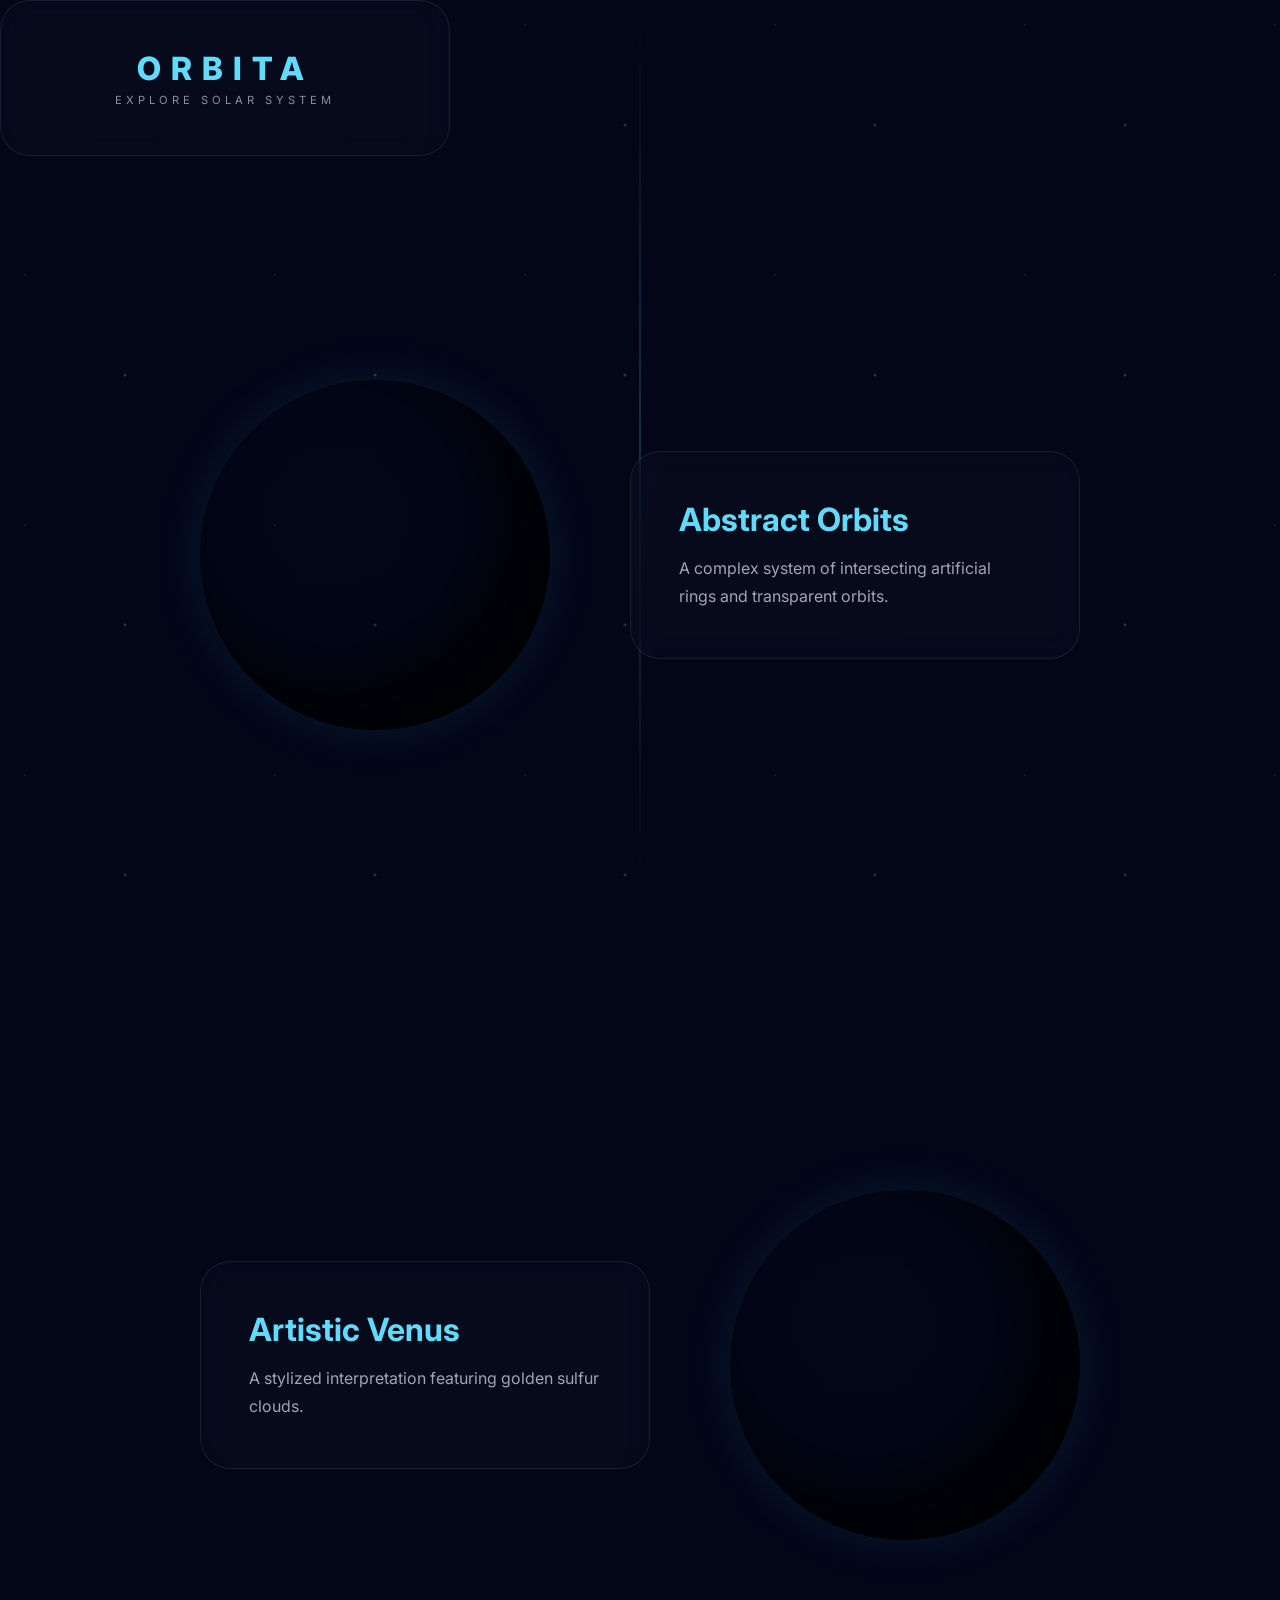
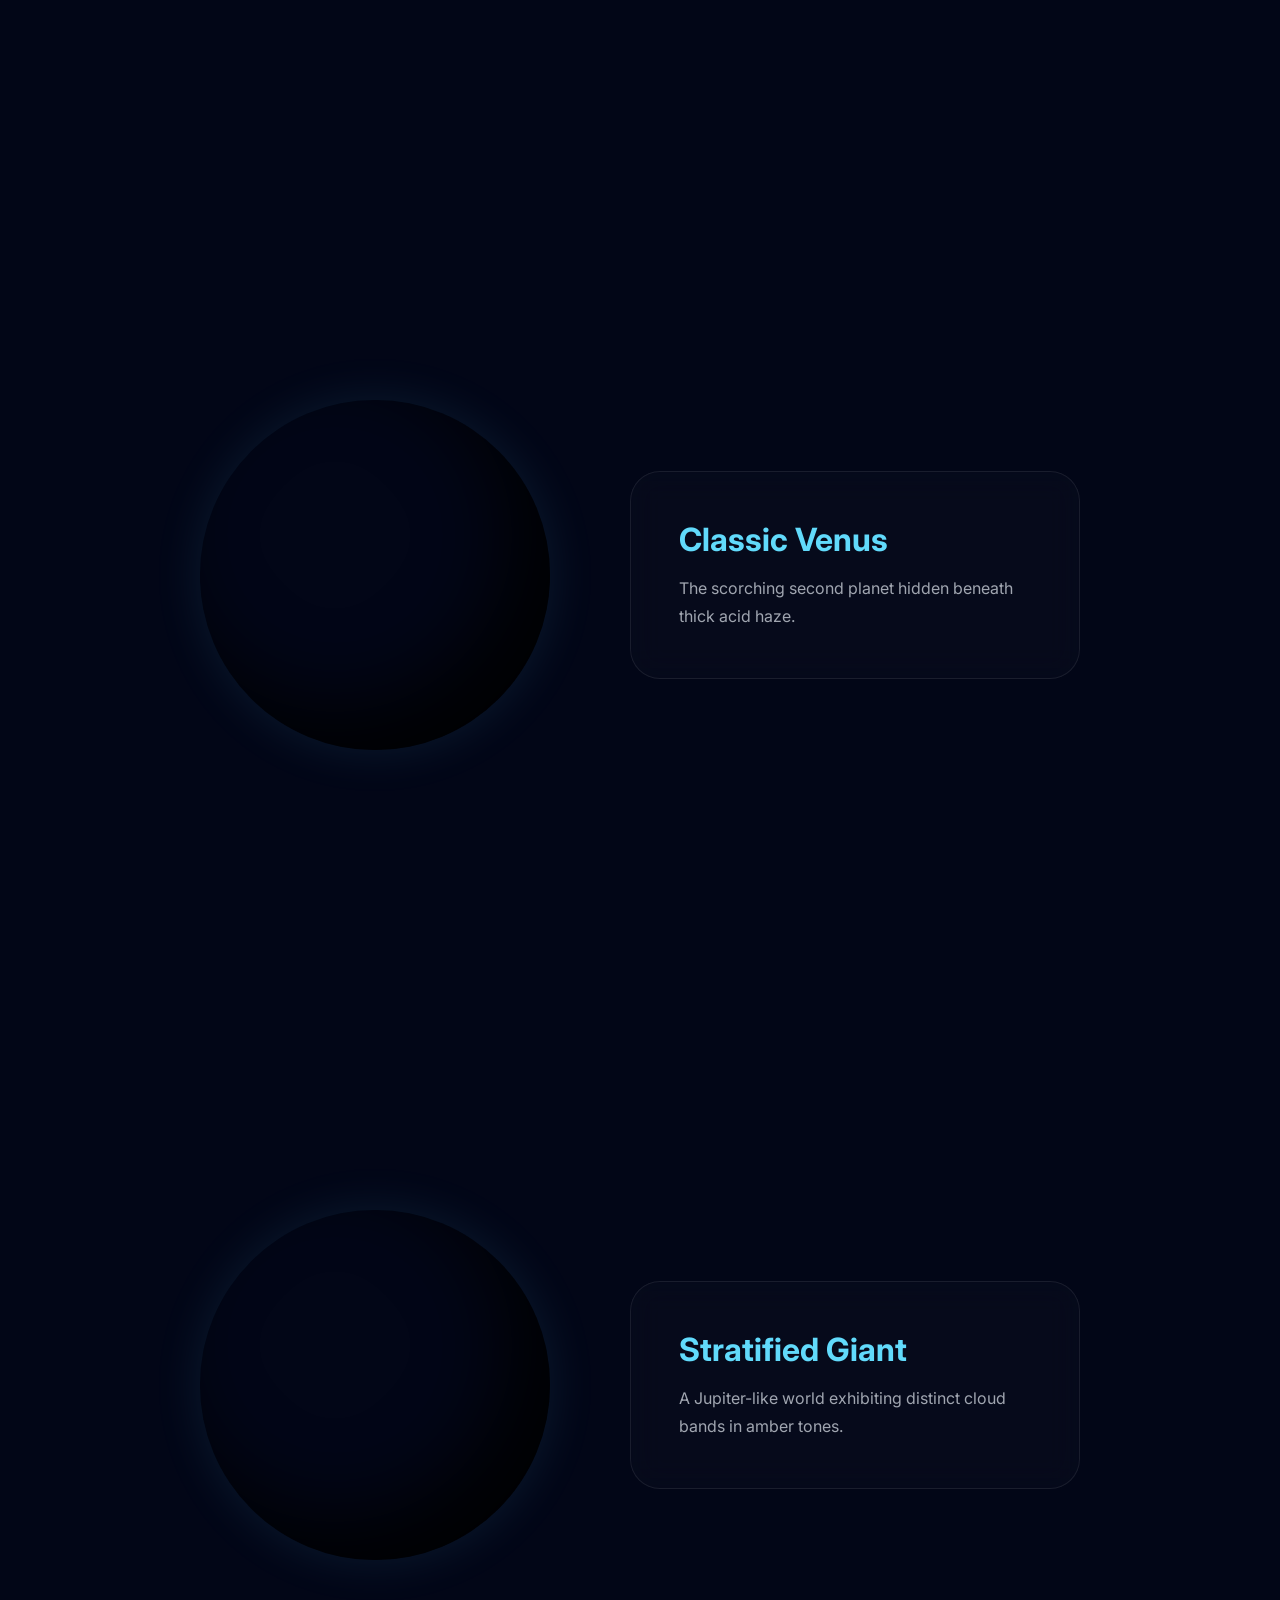
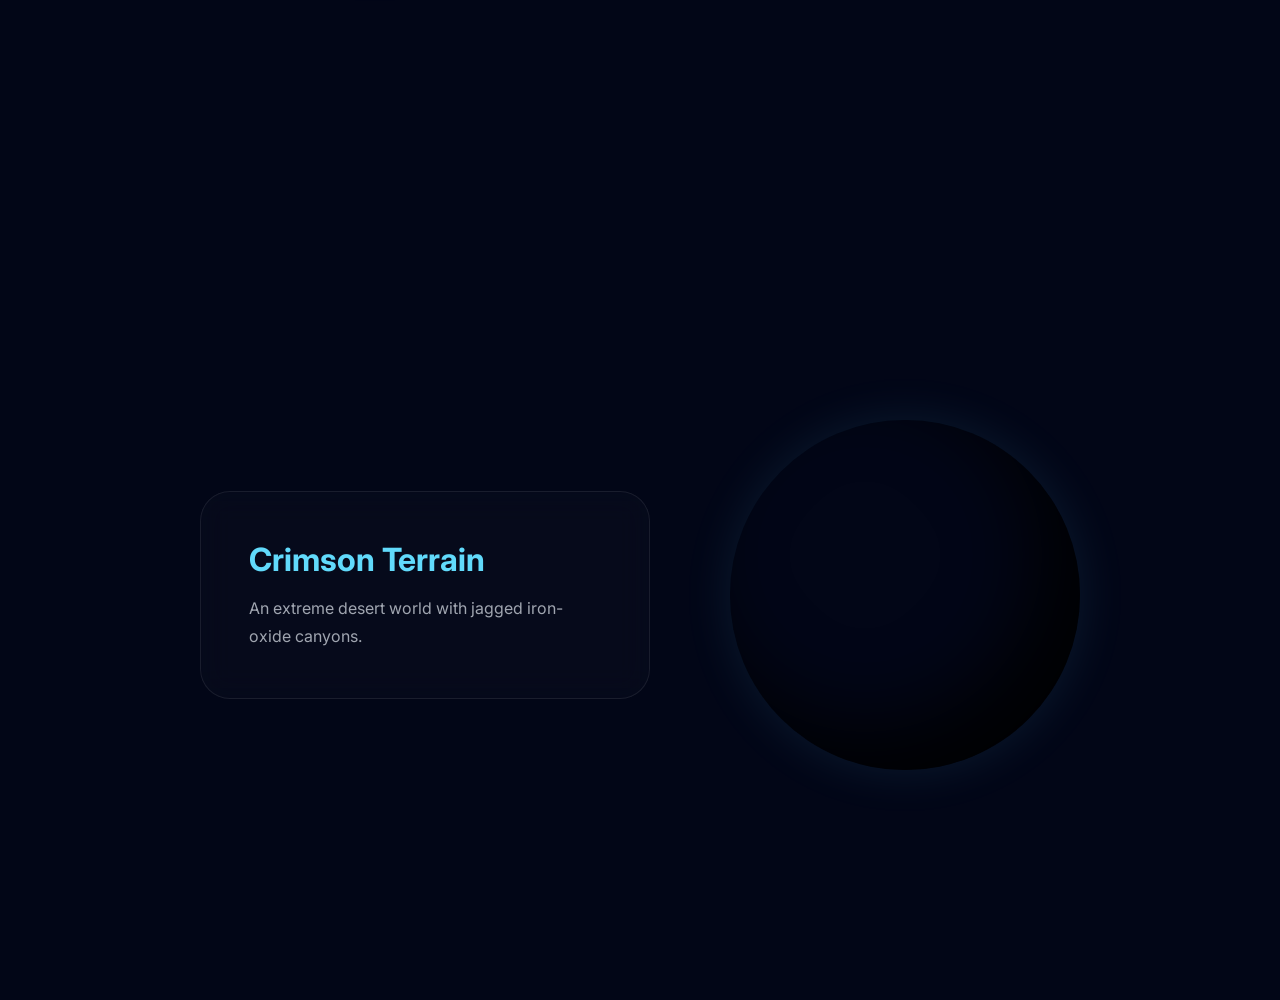
<file: Aman/web-1/index.html>
<!DOCTYPE html>
<html lang="en">
<head>
    <meta charset="UTF-8">
    <meta name="viewport" content="width=device-width, initial-scale=1.0">
    <title>ORBITA | Explore Solar System</title>
    <link rel="stylesheet" href="style.css">
    <link href="https://fonts.googleapis.com/css2?family=Inter:wght@300;400;800&display=swap" rel="stylesheet">
</head>
<body>
    <div class="stars"></div>
    <div class="orbit-path"></div>

    <audio id="bg-music" loop preload="auto">
        <source src="https://www.soundhelix.com/examples/mp3/SoundHelix-Song-1.mp3" type="audio/mpeg">
    </audio>

    <nav class="navbar glass">
        <div class="logo">ORBITA</div>
        <div class="tagline">EXPLORE SOLAR SYSTEM</div>
    </nav>

    <main class="container">
        <section class="planet-row left">
            <div class="planet-visual"><div class="sphere p1"></div></div>
            <div class="planet-info glass">
                <h1>Abstract Orbits</h1>
                <p>A complex system of intersecting artificial rings and transparent orbits.</p>
            </div>
        </section>

        <section class="planet-row right">
            <div class="planet-visual"><div class="sphere p2"></div></div>
            <div class="planet-info glass">
                <h1>Artistic Venus</h1>
                <p>A stylized interpretation featuring golden sulfur clouds.</p>
            </div>
        </section>

        <section class="planet-row left">
            <div class="planet-visual"><div class="sphere p3"></div></div>
            <div class="planet-info glass">
                <h1>Classic Venus</h1>
                <p>The scorching second planet hidden beneath thick acid haze.</p>
            </div>
        </section>

        <section class="planet-row left">
            <div class="planet-visual"><div class="sphere p5"></div></div>
            <div class="planet-info glass">
                <h1>Stratified Giant</h1>
                <p>A Jupiter-like world exhibiting distinct cloud bands in amber tones.</p>
            </div>
        </section>

        <section class="planet-row right">
            <div class="planet-visual"><div class="sphere p6"></div></div>
            <div class="planet-info glass">
                <h1>Crimson Terrain</h1>
                <p>An extreme desert world with jagged iron-oxide canyons.</p>
            </div>
        </section>
    </main>

    <script src="script.js"></script>
</body>
</html>
</file>
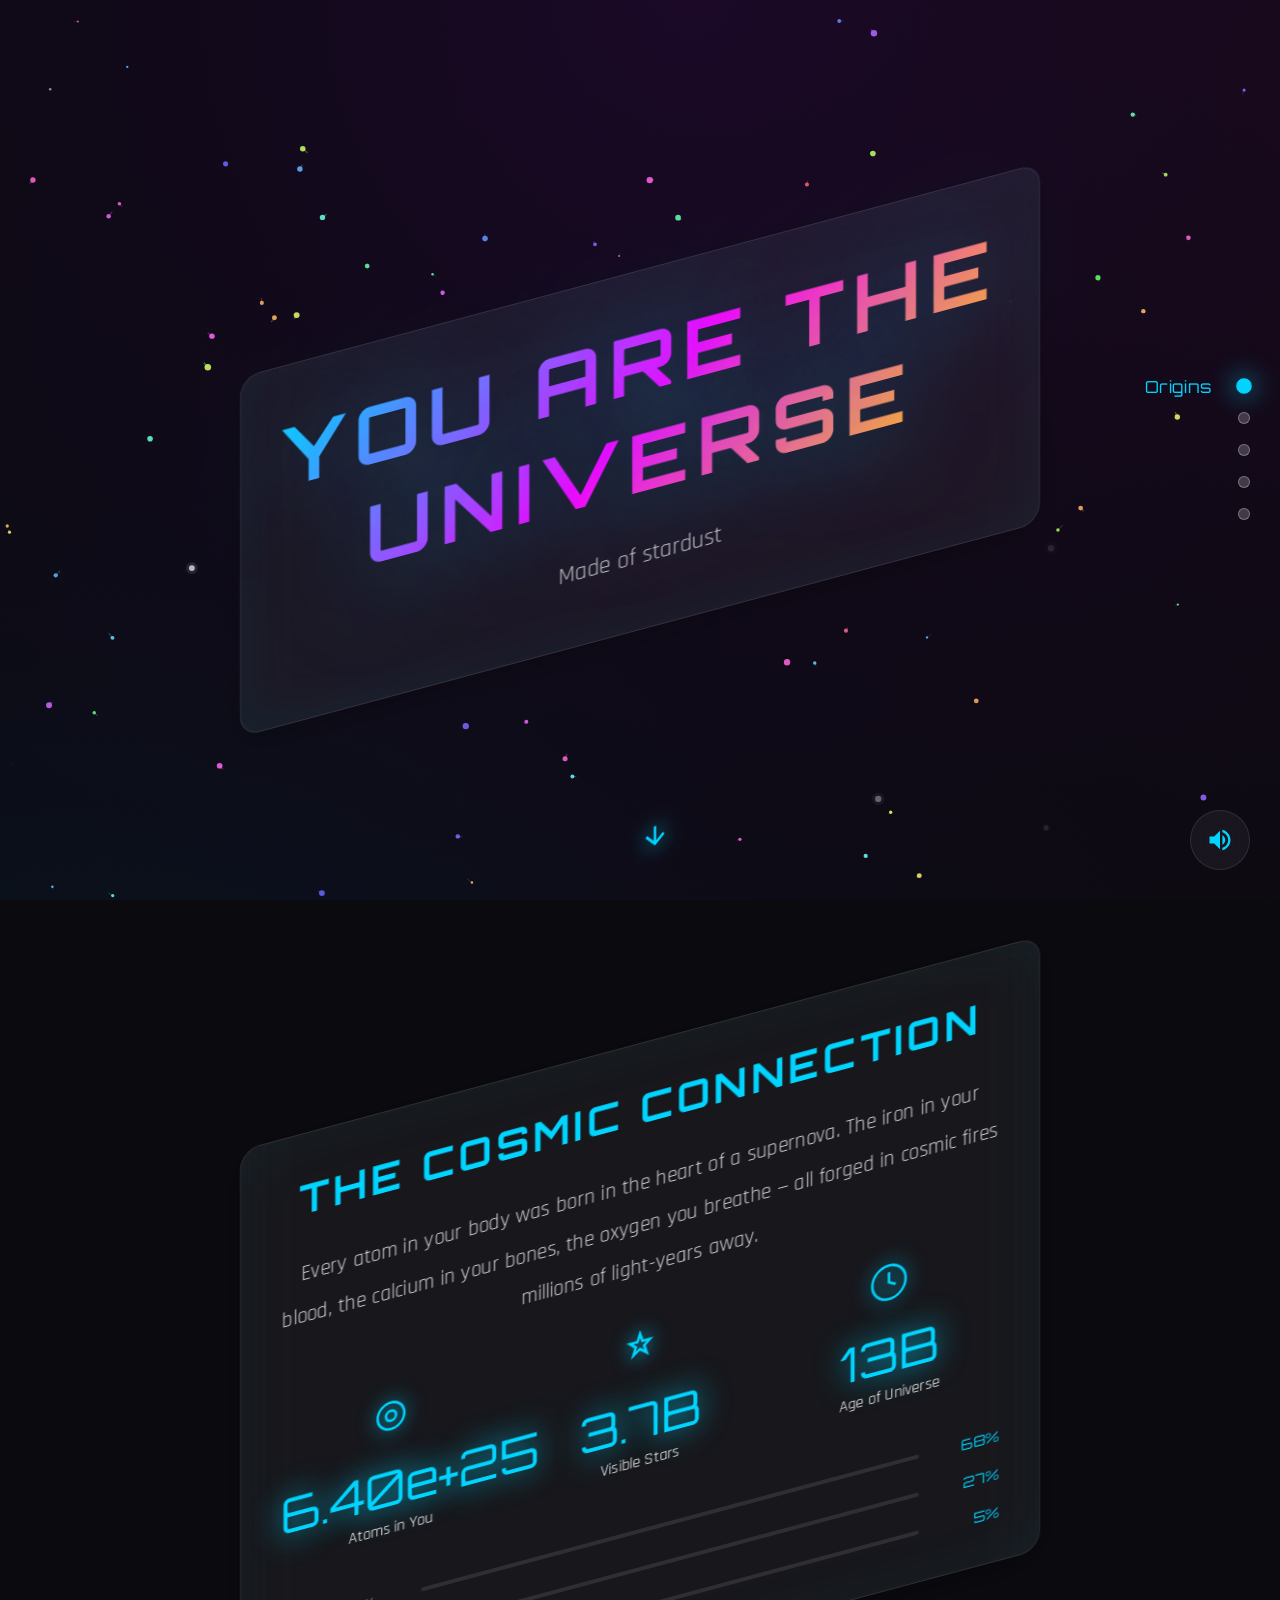
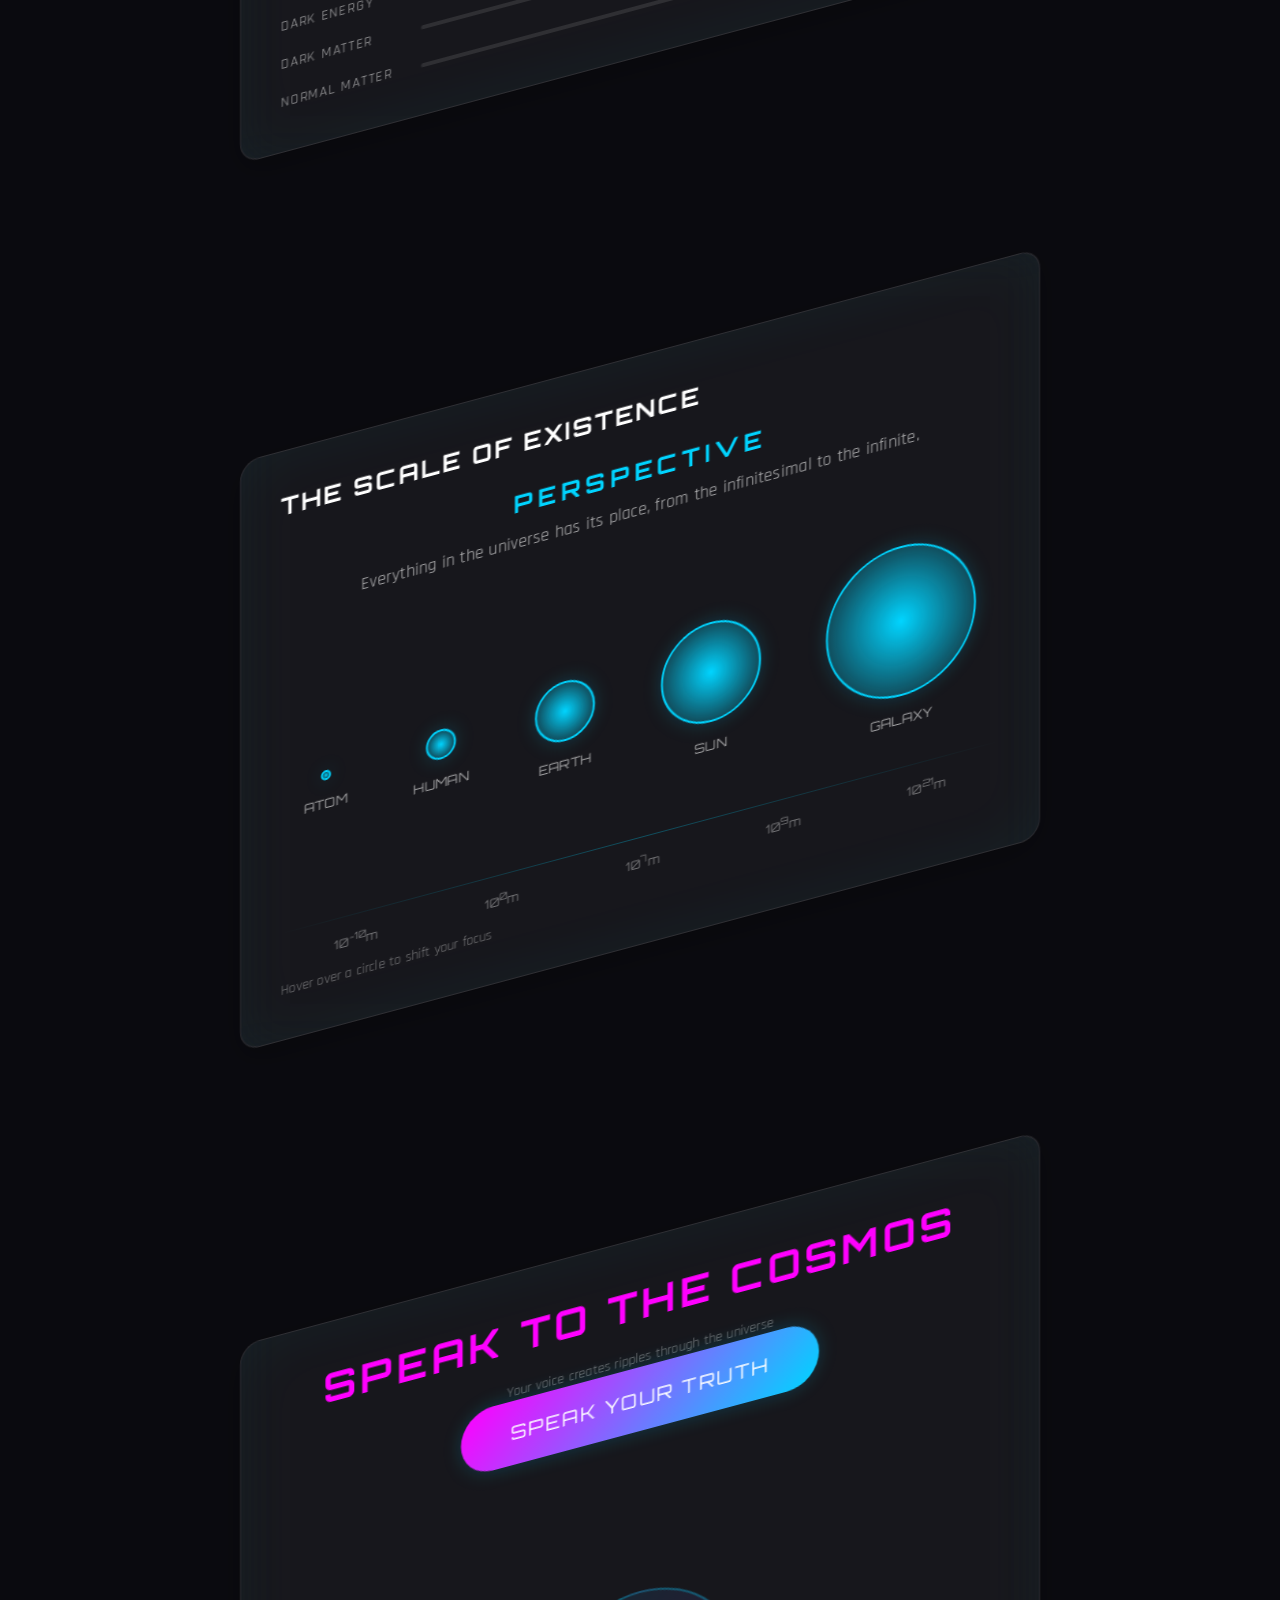
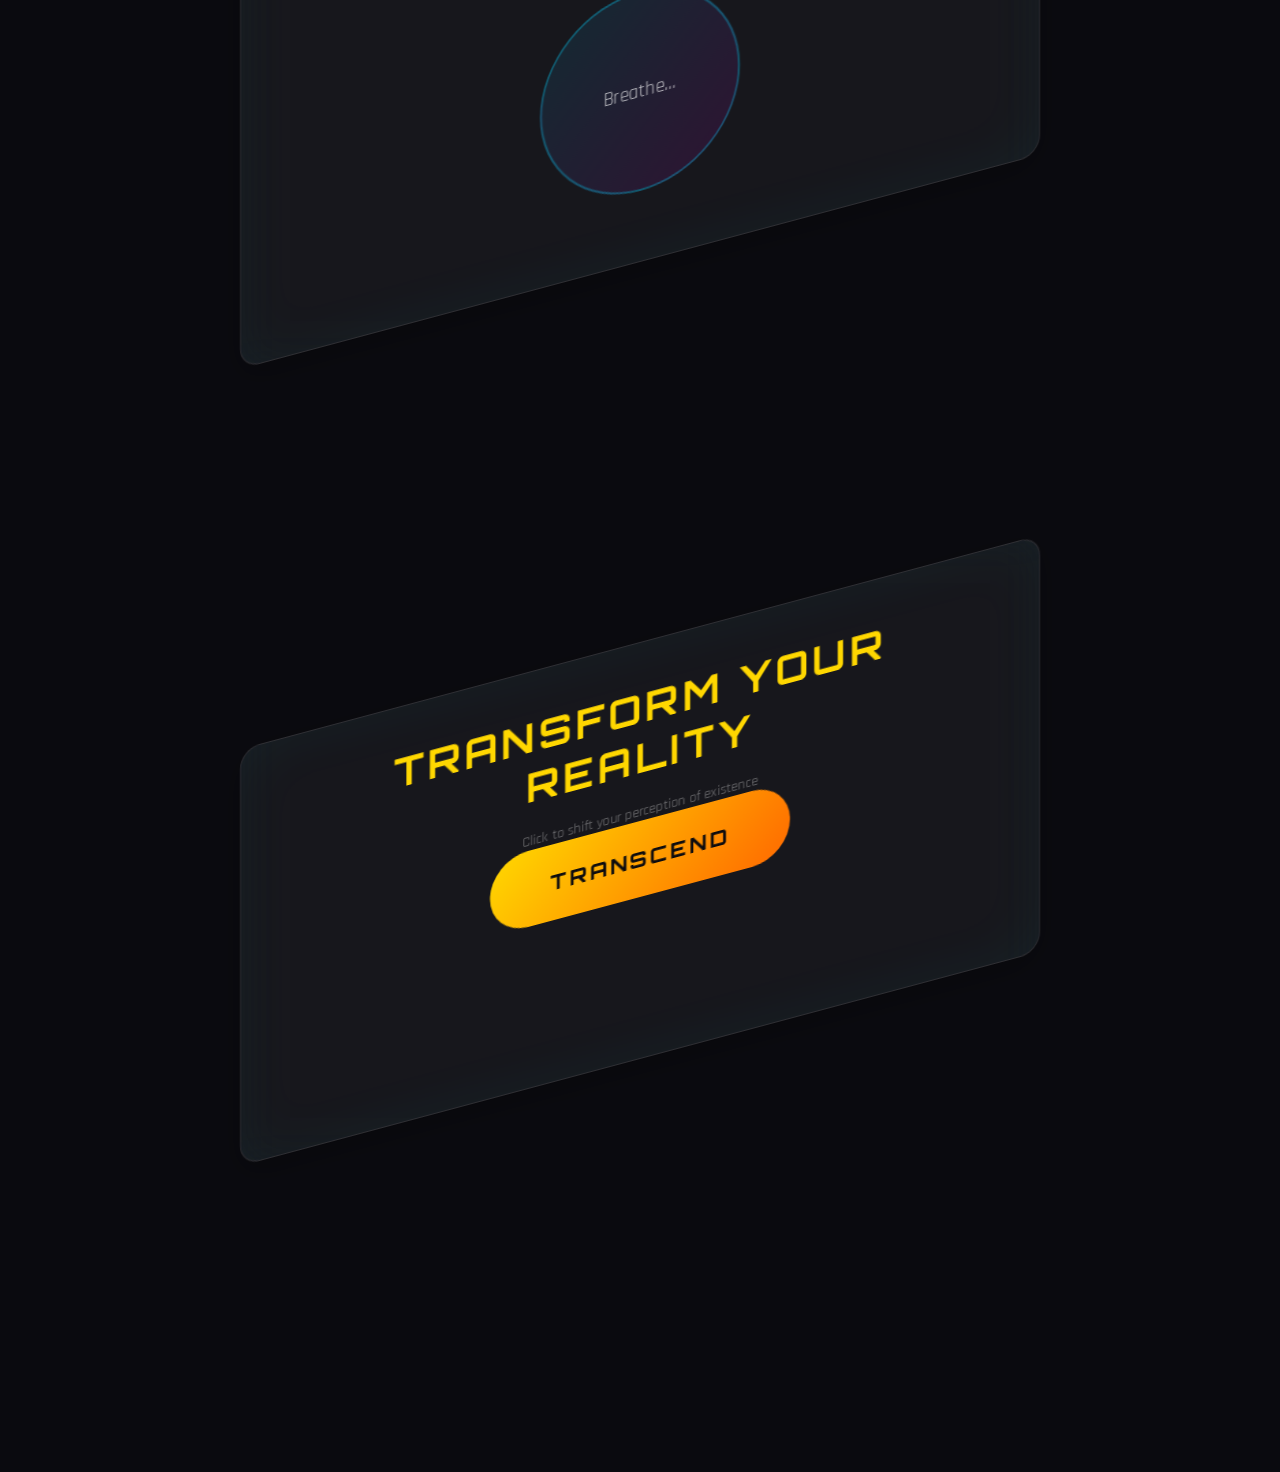
<file: Rishab/01/index.html>
<!DOCTYPE html>
<html lang="en">
<head>
    <meta charset="UTF-8">
    <meta name="viewport" content="width=device-width, initial-scale=1.0">
    <title>You Are the Universe</title>
    <link href="https://fonts.googleapis.com/css2?family=Orbitron:wght@400;700;900&family=Rajdhani:wght@300;400;500;600&display=swap" rel="stylesheet">
    <link rel="stylesheet" href="style.css">
</head>
<body>
    <canvas id="universe-canvas"></canvas>
    <div class="ripple-container" id="ripple-container"></div>
    <div class="warp-overlay" id="warp-overlay"></div>

    <nav class="nav-dots">
        <div class="nav-dot active" data-section="0" data-label="Origins"></div>
        <div class="nav-dot" data-section="1" data-label="Composition"></div>
        <div class="nav-dot" data-section="2" data-label="Scale"></div>
        <div class="nav-dot" data-section="3" data-label="Voice"></div>
        <div class="nav-dot" data-section="4" data-label="Transcend"></div>
    </nav>

    <button class="audio-toggle muted" id="audio-toggle" title="Toggle Music">
        <svg viewBox="0 0 24 24" id="audio-icon">
            <path d="M3 9v6h4l5 5V4L7 9H3zm13.5 3c0-1.77-1.02-3.29-2.5-4.03v8.05c1.48-.73 2.5-2.25 2.5-4.02zM14 3.23v2.06c2.89.86 5 3.54 5 6.71s-2.11 5.85-5 6.71v2.06c4.01-.91 7-4.49 7-8.77s-2.99-7.86-7-8.77z"/>
        </svg>
    </button>

    <div class="content-wrapper">
        <section id="section-0" class="hero-section">
            <div class="glass-panel">
                <h1 class="hero-title">You Are the Universe</h1>
                <p class="hero-subtitle" id="subtitle">Made of stardust</p>
            </div>
            <div class="scroll-indicator">
                <svg viewBox="0 0 24 24" fill="none" stroke="currentColor" stroke-width="2">
                    <path d="M12 5v14M19 12l-7 7-7-7"/>
                </svg>
            </div>
        </section>

        <section id="section-1" class="awareness-section">
            <div class="glass-panel fade-in">
                <h2>The Cosmic Connection</h2>
                <div class="awareness-text" id="awareness-text">
                    <span>Every</span> <span>atom</span> <span>in</span> <span>your</span> <span>body</span> 
                    <span>was</span> <span>born</span> <span>in</span> <span>the</span> <span>heart</span> 
                    <span>of</span> <span>a</span> <span>supernova.</span> <span>The</span> <span>iron</span> 
                    <span>in</span> <span>your</span> <span>blood,</span> <span>the</span> <span>calcium</span> 
                    <span>in</span> <span>your</span> <span>bones,</span> <span>the</span> <span>oxygen</span> 
                    <span>you</span> <span>breathe</span> — <span>all</span> <span>forged</span> 
                    <span>in</span> <span>cosmic</span> <span>fires</span> <span>millions</span> 
                    <span>of</span> <span>light-years</span> <span>away.</span>
                </div>
                <div class="stats-grid">
                    <div class="stat-item">
                        <div class="stat-icon">
                            <svg viewBox="0 0 24 24" fill="none" stroke="currentColor" stroke-width="1.5">
                                <circle cx="12" cy="12" r="8" />
                                <circle cx="12" cy="12" r="3" />
                            </svg>
                        </div>
                        <div class="counter" id="atoms">0</div>
                        <div class="stat-label">Atoms in You</div>
                    </div>
                    <div class="stat-item">
                        <div class="stat-icon">
                            <svg viewBox="0 0 24 24" fill="none" stroke="currentColor" stroke-width="1.5">
                                <path d="M12 3l1.5 4.5h4.5l-3.5 3 1.5 4.5-4-3-4 3 1.5-4.5-3.5-3h4.5z" />
                            </svg>
                        </div>
                        <div class="counter" id="stars">0</div>
                        <div class="stat-label">Visible Stars</div>
                    </div>
                    <div class="stat-item">
                        <div class="stat-icon">
                            <svg viewBox="0 0 24 24" fill="none" stroke="currentColor" stroke-width="1.5">
                                <circle cx="12" cy="12" r="10" />
                                <path d="M12 6v6l4 2" />
                            </svg>
                        </div>
                        <div class="counter" id="years">0</div>
                        <div class="stat-label">Age of Universe</div>
                    </div>
                </div>

                <div class="composition-breakdown">
                    <div class="breakdown-item" data-value="68">
                        <div class="breakdown-label">Dark Energy</div>
                        <div class="breakdown-bar"><div class="breakdown-fill" style="width: 0"></div></div>
                        <div class="breakdown-percent">68%</div>
                    </div>
                    <div class="breakdown-item" data-value="27">
                        <div class="breakdown-label">Dark Matter</div>
                        <div class="breakdown-bar"><div class="breakdown-fill" style="width: 0"></div></div>
                        <div class="breakdown-percent">27%</div>
                    </div>
                    <div class="breakdown-item" data-value="5">
                        <div class="breakdown-label">Normal Matter</div>
                        <div class="breakdown-bar"><div class="breakdown-fill" style="width: 0"></div></div>
                        <div class="breakdown-percent">5%</div>
                    </div>
                </div>
            </div>
        </section>

        <section id="section-2" class="scale-section">
            <div class="glass-panel fade-in">
                <h2>The Scale of Existence</h2>
                <div class="scale-info-panel">
                    <h3 id="scale-title">Perspective</h3>
                    <p id="scale-desc">Everything in the universe has its place, from the infinitesimal to the infinite.</p>
                </div>
                <div class="scale-container">
                    <div class="scale-item" data-scale="atom">
                        <div class="scale-circle"></div>
                        <span>Atom</span>
                    </div>
                    <div class="scale-item" data-scale="human">
                        <div class="scale-circle"></div>
                        <span>Human</span>
                    </div>
                    <div class="scale-item" data-scale="earth">
                        <div class="scale-circle"></div>
                        <span>Earth</span>
                    </div>
                    <div class="scale-item" data-scale="sun">
                        <div class="scale-circle"></div>
                        <span>Sun</span>
                    </div>
                    <div class="scale-item" data-scale="galaxy">
                        <div class="scale-circle"></div>
                        <span>Galaxy</span>
                    </div>
                </div>
                <div class="log-scale-indicator">
                    <div class="log-line"></div>
                    <div class="log-ticks">
                        <span>10<sup>-10</sup>m</span>
                        <span>10<sup>0</sup>m</span>
                        <span>10<sup>7</sup>m</span>
                        <span>10<sup>9</sup>m</span>
                        <span>10<sup>21</sup>m</span>
                    </div>
                </div>
                <p class="instruction">Hover over a circle to shift your focus</p>
            </div>
        </section>

        <section id="section-3" class="voice-section">
            <div class="glass-panel fade-in">
                <h2>Speak to the Cosmos</h2>
                <p class="instruction">Your voice creates ripples through the universe</p>
                <button class="voice-btn" id="voice-btn">
                    <span id="voice-btn-text">Speak Your Truth</span>
                </button>
                <div class="sound-waves">
                    <div class="wave-bar"></div>
                    <div class="wave-bar"></div>
                    <div class="wave-bar"></div>
                    <div class="wave-bar"></div>
                    <div class="wave-bar"></div>
                </div>
                <div class="voice-output">
                    <div class="voice-input-display" id="voice-input"></div>
                    <div class="voice-response" id="voice-response"></div>
                </div>
                <div class="breathing-circle">
                    <span class="breathing-text" id="breathing-text">Breathe...</span>
                </div>
            </div>
        </section>

        <section id="section-4" class="transformation-section">
            <div class="glass-panel fade-in">
                <h2>Transform Your Reality</h2>
                <p class="instruction">Click to shift your perception of existence</p>
                <button class="transform-btn" id="transform-btn">
                    Transcend
                </button>
                <div class="transform-message" id="transform-message">
                    You Are Infinite
                </div>
            </div>
        </section>
    </div>

    <script src="entities.js"></script>
    <script src="interactions.js"></script>
    <script src="script.js"></script>
</body>
</html>
</file>
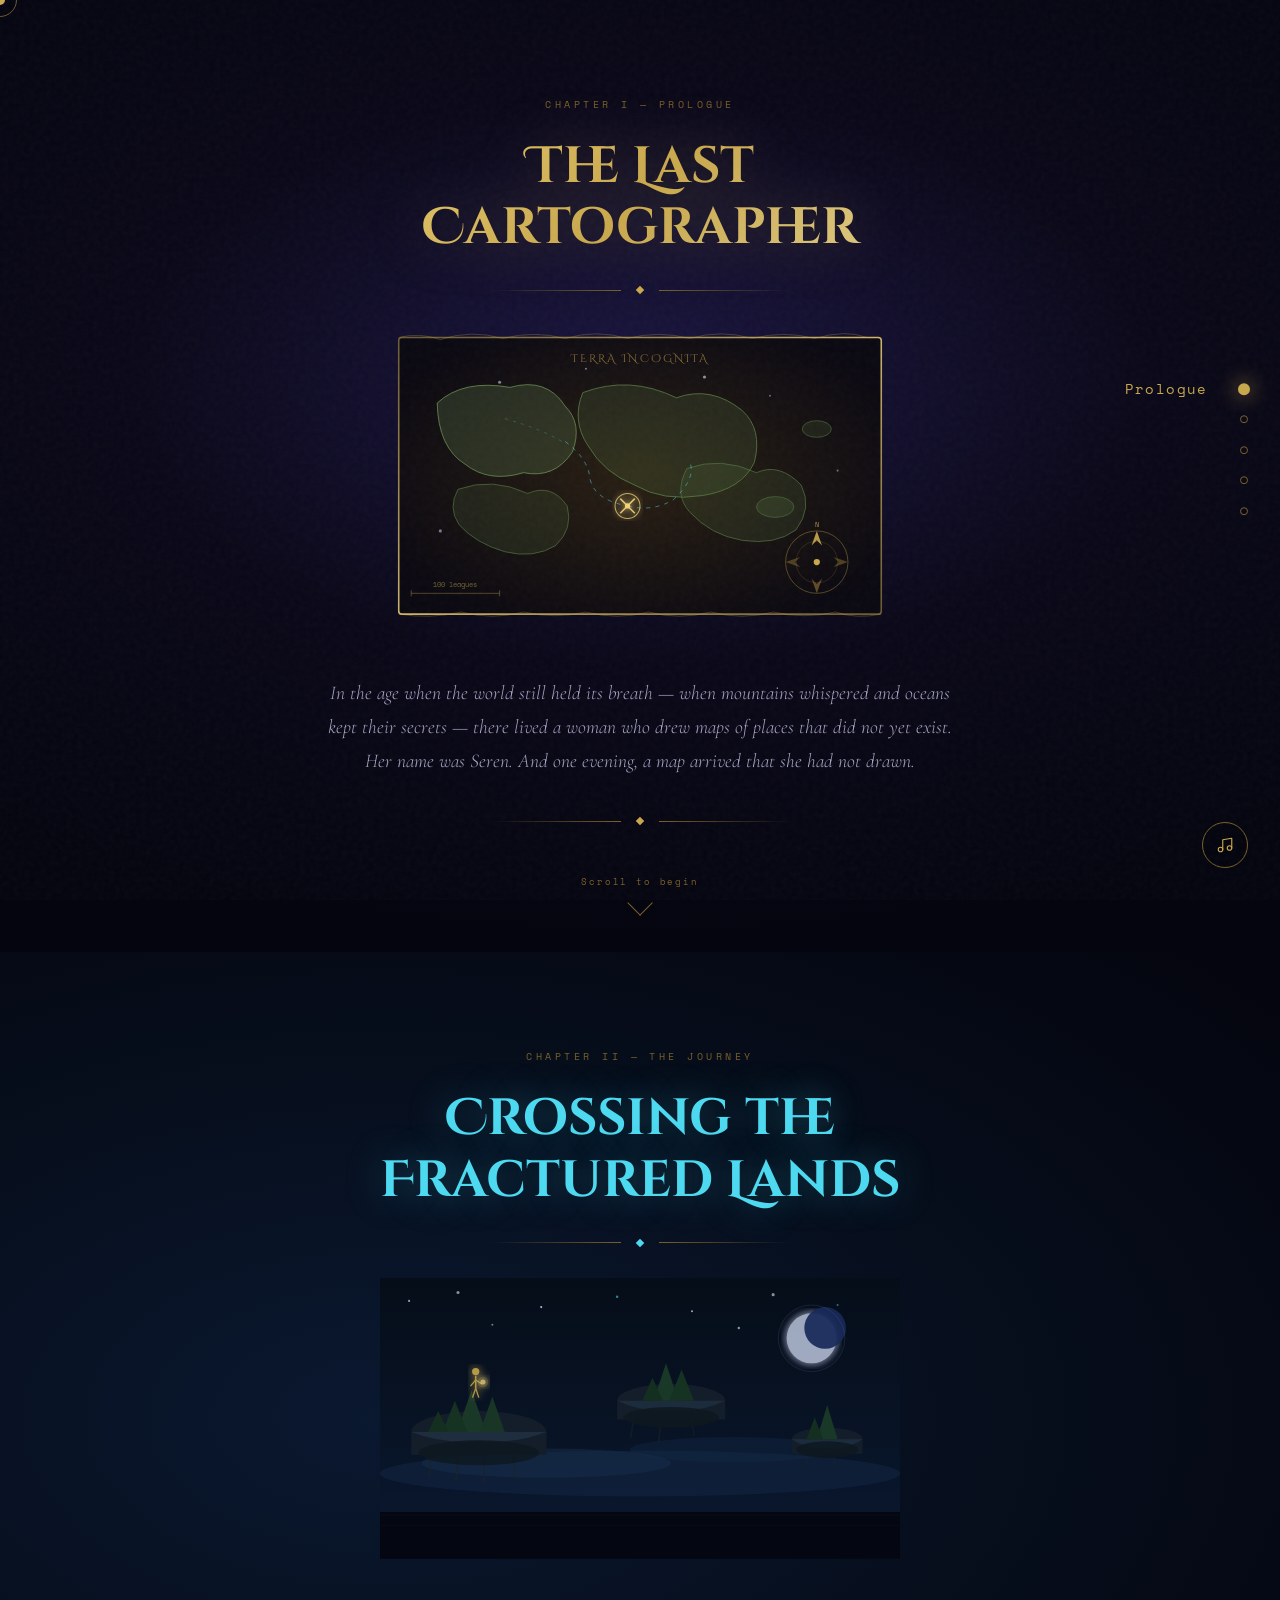
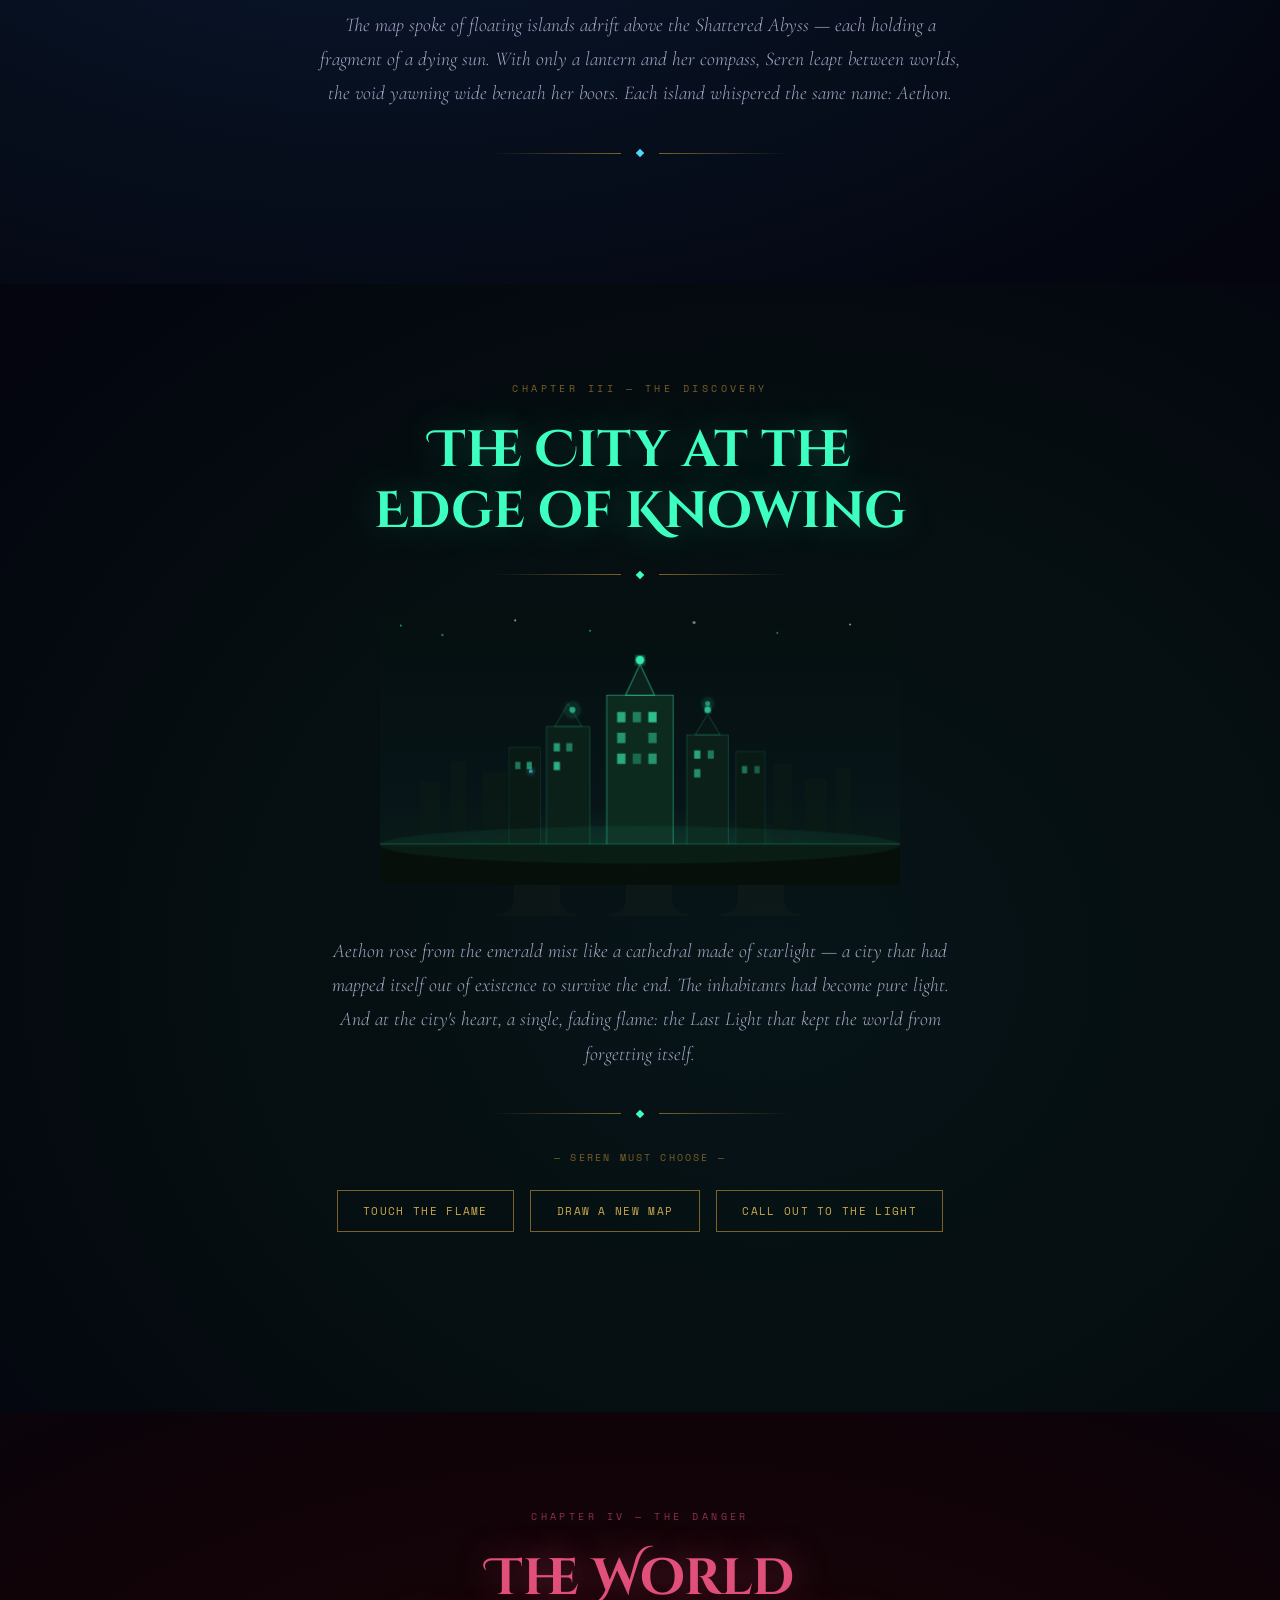
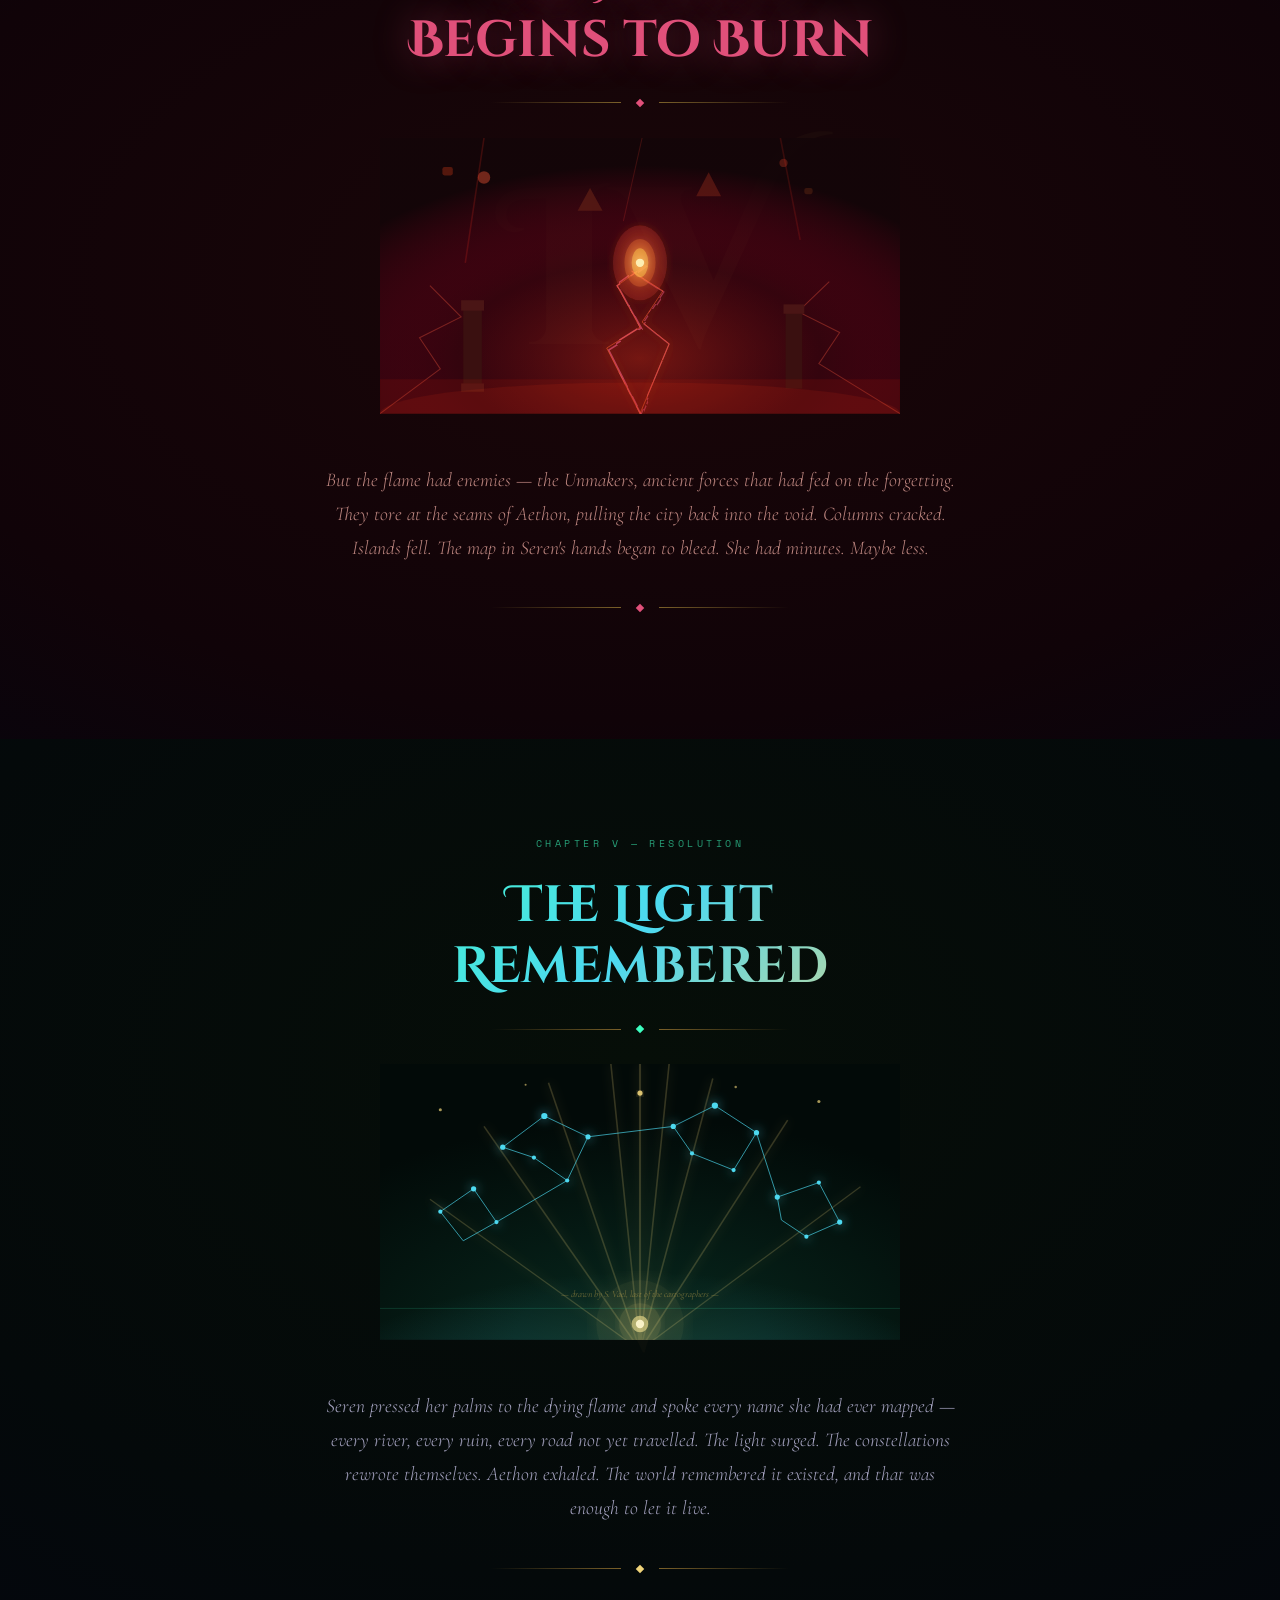
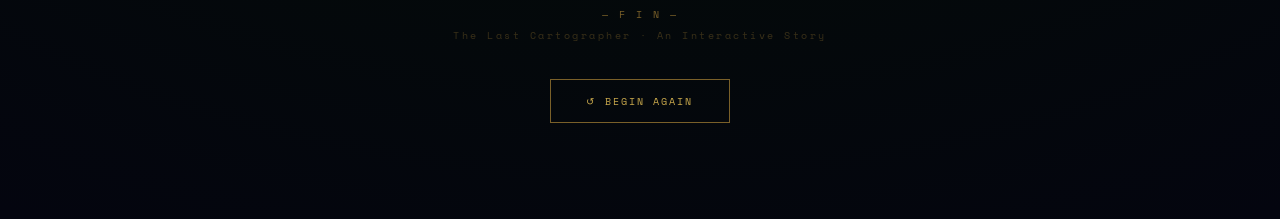
<file: Rishab/02/index.html>
<!DOCTYPE html>
<html lang="en">

<head>
    <meta charset="UTF-8" />
    <meta name="viewport" content="width=device-width, initial-scale=1.0" />
    <title>The Last Cartographer — An Interactive Story</title>
    <!-- Fonts -->
    <link rel="preconnect" href="https://fonts.googleapis.com" />
    <link
        href="https://fonts.googleapis.com/css2?family=Cinzel+Decorative:wght@400;700;900&family=Cormorant+Garamond:ital,wght@0,300;0,400;0,600;1,300;1,400;1,600&family=Space+Mono:ital,wght@0,400;0,700;1,400&display=swap"
        rel="stylesheet" />
    <!-- Styles -->
    <link rel="stylesheet" href="style.css" />
</head>

<body>

    <!-- ══ Custom Cursor ══ -->
    <div id="cur"></div>
    <div id="cur-ring"></div>

    <!-- ══ Background Canvases ══ -->
    <canvas id="starfield"></canvas>
    <canvas id="particles"></canvas>

    <!-- ══ Scroll Progress Bar ══ -->
    <div id="scrollbar"></div>

    <!-- ══ Side Chapter Navigation ══ -->
    <nav id="progress-nav" aria-label="Chapter navigation">
        <div class="pnav-dot active" data-ch="ch1" tabindex="0" role="button" aria-label="Chapter 1: Prologue">
            <span class="pnav-label">Prologue</span>
        </div>
        <div class="pnav-dot" data-ch="ch2" tabindex="0" role="button" aria-label="Chapter 2: The Journey">
            <span class="pnav-label">The Journey</span>
        </div>
        <div class="pnav-dot" data-ch="ch3" tabindex="0" role="button" aria-label="Chapter 3: Discovery">
            <span class="pnav-label">Discovery</span>
        </div>
        <div class="pnav-dot" data-ch="ch4" tabindex="0" role="button" aria-label="Chapter 4: The Danger">
            <span class="pnav-label">The Danger</span>
        </div>
        <div class="pnav-dot" data-ch="ch5" tabindex="0" role="button" aria-label="Chapter 5: Resolution">
            <span class="pnav-label">Resolution</span>
        </div>
    </nav>

    <!-- ══ Ambient Music Toggle ══ -->
    <button id="music-ctrl" aria-label="Toggle ambient music">
        <svg id="music-icon" viewBox="0 0 24 24" fill="none" stroke="currentColor" stroke-width="1.5"
            stroke-linecap="round" stroke-linejoin="round">
            <path d="M9 18V5l12-2v13" />
            <circle cx="6" cy="18" r="3" />
            <circle cx="18" cy="16" r="3" />
        </svg>
    </button>


    <!-- ╔══════════════════════════════════════════╗
       ║  CHAPTER I — PROLOGUE                   ║
       ╚══════════════════════════════════════════╝ -->
    <section id="ch1">
        <div class="ch-watermark">I</div>
        <div class="ch-inner">

            <p class="ch-label">Chapter I &mdash; Prologue</p>
            <h1 class="ch-title">The Last<br>Cartographer</h1>
            <div class="deco-line">
                <div class="deco-diamond"></div>
            </div>

            <!-- Map illustration -->
            <div class="ch-art" id="art1">
                <svg viewBox="0 0 500 290" xmlns="http://www.w3.org/2000/svg"
                    style="animation:mapPulse 3.5s ease-in-out infinite">
                    <defs>
                        <radialGradient id="pg1" cx="50%" cy="50%" r="60%">
                            <stop offset="0%" stop-color="#2a2010" stop-opacity=".92" />
                            <stop offset="100%" stop-color="#0a0810" stop-opacity=".97" />
                        </radialGradient>
                        <linearGradient id="mborder" x1="0%" y1="0%" x2="100%" y2="100%">
                            <stop offset="0%" stop-color="#c9a84c" stop-opacity=".5" />
                            <stop offset="50%" stop-color="#f0d47a" stop-opacity=".85" />
                            <stop offset="100%" stop-color="#c9a84c" stop-opacity=".5" />
                        </linearGradient>
                        <filter id="glow1">
                            <feGaussianBlur stdDeviation="3" result="b" />
                            <feMerge>
                                <feMergeNode in="b" />
                                <feMergeNode in="SourceGraphic" />
                            </feMerge>
                        </filter>
                    </defs>
                    <!-- Parchment base -->
                    <rect x="18" y="12" width="464" height="266" rx="3" fill="url(#pg1)" stroke="url(#mborder)"
                        stroke-width="1.5" />
                    <!-- Torn edges -->
                    <path
                        d="M18,12 Q38,7 58,14 Q88,4 118,13 Q148,5 178,13 Q208,4 238,13 Q268,5 298,13 Q328,4 358,13 Q388,5 418,13 Q448,4 468,12"
                        fill="none" stroke="rgba(201,168,76,.35)" stroke-width=".8" />
                    <path
                        d="M18,278 Q48,283 78,276 Q108,284 138,276 Q168,283 198,276 Q228,284 258,276 Q288,284 318,276 Q348,284 378,276 Q408,283 438,276 Q458,283 482,278"
                        fill="none" stroke="rgba(201,168,76,.35)" stroke-width=".8" />
                    <!-- Continent blobs -->
                    <path
                        d="M55,75 Q80,52 125,60 Q160,50 178,78 Q195,95 185,122 Q168,148 138,142 Q105,152 82,134 Q56,118 55,75Z"
                        fill="rgba(95,125,75,.28)" stroke="#6a8a50" stroke-width=".8" />
                    <path
                        d="M195,65 Q240,48 285,70 Q318,58 348,82 Q368,100 360,132 Q348,158 310,164 Q272,170 245,154 Q215,142 200,116 Q184,92 195,65Z"
                        fill="rgba(85,115,65,.22)" stroke="#5a7a40" stroke-width=".8" />
                    <path
                        d="M75,158 Q108,146 142,162 Q165,152 180,174 Q186,196 169,212 Q148,225 120,218 Q92,210 76,192 Q65,176 75,158Z"
                        fill="rgba(80,110,60,.2)" stroke="#507040" stroke-width=".7" />
                    <path
                        d="M295,138 Q328,126 362,142 Q384,132 405,154 Q416,176 400,197 Q380,212 348,207 Q318,202 298,180 Q282,163 295,138Z"
                        fill="rgba(82,112,62,.2)" stroke="#527242" stroke-width=".7" />
                    <!-- Trade routes -->
                    <path d="M178,112 Q200,128 202,148 Q206,168 238,174" fill="none" stroke="#4dd9f0" stroke-width=".9"
                        stroke-dasharray="4,5" opacity=".55" />
                    <path d="M238,174 Q262,180 282,168 Q304,148 298,132" fill="none" stroke="#4dd9f0" stroke-width=".9"
                        stroke-dasharray="4,5" opacity=".55" />
                    <path d="M120,90 Q155,100 175,112" fill="none" stroke="#4dd9f0" stroke-width=".7"
                        stroke-dasharray="3,5" opacity=".35" />
                    <!-- Compass Rose -->
                    <g transform="translate(420,228)">
                        <circle cx="0" cy="0" r="30" fill="none" stroke="#c9a84c" stroke-width=".8" opacity=".45" />
                        <circle cx="0" cy="0" r="20" fill="none" stroke="#c9a84c" stroke-width=".5" opacity=".3" />
                        <polygon points="0,-30 -5,-16 0,-21 5,-16" fill="#c9a84c" opacity=".9" />
                        <polygon points="0,-30 -5,-16 0,-21 5,-16" transform="rotate(180)" fill="#7a6029"
                            opacity=".75" />
                        <polygon points="0,-30 -5,-16 0,-21 5,-16" transform="rotate(90)" fill="#7a6029" opacity=".6" />
                        <polygon points="0,-30 -5,-16 0,-21 5,-16" transform="rotate(270)" fill="#7a6029"
                            opacity=".6" />
                        <text x="0" y="-34" text-anchor="middle" fill="#c9a84c" font-family="Space Mono" font-size="7"
                            opacity=".8">N</text>
                        <circle cx="0" cy="0" r="3" fill="#c9a84c" />
                    </g>
                    <!-- X marks the spot -->
                    <g transform="translate(238,174)" filter="url(#glow1)">
                        <circle cx="0" cy="0" r="12" fill="none" stroke="#f0d47a" stroke-width="1" opacity=".75" />
                        <line x1="-7" y1="-7" x2="7" y2="7" stroke="#f0d47a" stroke-width="1.5" opacity=".9" />
                        <line x1="7" y1="-7" x2="-7" y2="7" stroke="#f0d47a" stroke-width="1.5" opacity=".9" />
                        <circle cx="0" cy="0" r="2.5" fill="#f0d47a" />
                    </g>
                    <!-- Scatter stars -->
                    <circle cx="115" cy="55" r="1.5" fill="#dde4ff" opacity=".55" />
                    <circle cx="198" cy="42" r="1" fill="#dde4ff" opacity=".5" />
                    <circle cx="312" cy="50" r="1.5" fill="#dde4ff" opacity=".6" />
                    <circle cx="375" cy="68" r="1" fill="#dde4ff" opacity=".4" />
                    <circle cx="58" cy="198" r="1.5" fill="#dde4ff" opacity=".5" />
                    <circle cx="440" cy="140" r="1" fill="#dde4ff" opacity=".45" />
                    <!-- Scale bar -->
                    <g transform="translate(30,258)">
                        <line x1="0" y1="0" x2="85" y2="0" stroke="#c9a84c" stroke-width=".7" opacity=".5" />
                        <line x1="0" y1="-3" x2="0" y2="3" stroke="#c9a84c" stroke-width=".7" opacity=".5" />
                        <line x1="85" y1="-3" x2="85" y2="3" stroke="#c9a84c" stroke-width=".7" opacity=".5" />
                        <text x="42" y="-6" text-anchor="middle" fill="#c9a84c" font-family="Space Mono" font-size="6.5"
                            opacity=".55">100 leagues</text>
                    </g>
                    <!-- Map title -->
                    <text x="250" y="36" text-anchor="middle" fill="#c9a84c" font-family="Cinzel Decorative"
                        font-size="11" opacity=".65" letter-spacing="2">TERRA INCOGNITA</text>
                    <ellipse cx="380" cy="175" rx="18" ry="10" fill="rgba(80,110,60,.25)" stroke="#507040"
                        stroke-width=".6" />
                    <ellipse cx="420" cy="100" rx="14" ry="8" fill="rgba(80,110,60,.2)" stroke="#507040"
                        stroke-width=".6" />
                </svg>
            </div>

            <p class="ch-text">
                In the age when the world still held its breath — when mountains whispered
                and oceans kept their secrets — there lived a woman who drew maps of places
                that did not yet exist. Her name was Seren. And one evening,
                a map arrived that <em>she had not drawn.</em>
            </p>
            <div class="deco-line">
                <div class="deco-diamond"></div>
            </div>

        </div>
        <!-- Scroll hint -->
        <div id="scroll-hint">
            <span>Scroll to begin</span>
            <div id="scroll-arrow"></div>
        </div>
    </section>


    <!-- ╔══════════════════════════════════════════╗
       ║  CHAPTER II — THE JOURNEY               ║
       ╚══════════════════════════════════════════╝ -->
    <section id="ch2">
        <div class="ch-watermark">II</div>
        <div class="ch-inner">

            <p class="ch-label">Chapter II &mdash; The Journey</p>
            <h2 class="ch-title" style="color:#4dd9f0;text-shadow:0 0 38px rgba(77,217,240,.35)">
                Crossing the<br>Fractured Lands
            </h2>
            <div class="deco-line">
                <div class="deco-diamond" style="background:#4dd9f0"></div>
            </div>

            <!-- Floating islands illustration -->
            <div class="ch-art" id="art2">
                <svg viewBox="0 0 500 270" xmlns="http://www.w3.org/2000/svg">
                    <defs>
                        <linearGradient id="sky2" x1="0%" y1="0%" x2="0%" y2="100%">
                            <stop offset="0%" stop-color="#050d18" />
                            <stop offset="100%" stop-color="#0a1830" />
                        </linearGradient>
                        <filter id="glow2">
                            <feGaussianBlur stdDeviation="4" result="b" />
                            <feMerge>
                                <feMergeNode in="b" />
                                <feMergeNode in="SourceGraphic" />
                            </feMerge>
                        </filter>
                    </defs>
                    <rect width="500" height="270" fill="url(#sky2)" />
                    <!-- Background stars -->
                    <circle cx="28" cy="22" r="1" fill="#dde4ff" opacity=".7" />
                    <circle cx="75" cy="14" r="1.5" fill="#dde4ff" opacity=".6" />
                    <circle cx="155" cy="28" r="1" fill="#dde4ff" opacity=".8" />
                    <circle cx="228" cy="18" r="1.2" fill="#4dd9f0" opacity=".6" />
                    <circle cx="300" cy="32" r="1" fill="#dde4ff" opacity=".7" />
                    <circle cx="378" cy="16" r="1.5" fill="#dde4ff" opacity=".6" />
                    <circle cx="440" cy="26" r="1" fill="#4dd9f0" opacity=".5" />
                    <circle cx="108" cy="45" r="1" fill="#dde4ff" opacity=".5" />
                    <circle cx="345" cy="48" r="1.2" fill="#dde4ff" opacity=".6" />
                    <!-- Moon -->
                    <circle cx="415" cy="58" r="28" fill="#1a2040" opacity=".35" />
                    <circle cx="415" cy="58" r="24" fill="#c0cae0" opacity=".82" filter="url(#glow2)" />
                    <circle cx="428" cy="48" r="20" fill="#1a2a5a" opacity=".92" />
                    <circle cx="415" cy="58" r="32" fill="none" stroke="#7088b8" stroke-width=".8" opacity=".2" />
                    <!-- Mist -->
                    <ellipse cx="250" cy="188" rx="250" ry="22" fill="rgba(20,40,70,.5)" />
                    <ellipse cx="160" cy="178" rx="120" ry="14" fill="rgba(25,50,80,.4)" />
                    <ellipse cx="340" cy="165" rx="100" ry="12" fill="rgba(20,45,75,.35)" />
                    <!-- Island 1 (large, left) -->
                    <g style="animation:float 4.5s ease-in-out infinite">
                        <ellipse cx="95" cy="148" rx="65" ry="20" fill="#141e2a" />
                        <rect x="30" y="148" width="130" height="22" fill="#141e2a" />
                        <path d="M30,148 Q62,160 95,157 Q128,160 160,148" fill="#1e2e3e" />
                        <line x1="50" y1="168" x2="47" y2="192" stroke="#1a2428" stroke-width="1.8" opacity=".6" />
                        <line x1="75" y1="170" x2="73" y2="196" stroke="#1a2428" stroke-width="1.8" opacity=".6" />
                        <line x1="100" y1="170" x2="100" y2="198" stroke="#1a2428" stroke-width="1.8" opacity=".6" />
                        <line x1="128" y1="168" x2="130" y2="193" stroke="#1a2428" stroke-width="1.8" opacity=".55" />
                        <polygon points="88,108 74,148 102,148" fill="#1a3828" />
                        <polygon points="72,118 60,148 84,148" fill="#163222" />
                        <polygon points="108,114 96,148 120,148" fill="#183525" />
                        <polygon points="56,128 46,148 66,148" fill="#142e20" />
                        <ellipse cx="95" cy="168" rx="58" ry="12" fill="#0e1820" opacity=".85" />
                    </g>
                    <!-- Island 2 (mid) -->
                    <g style="animation:float2 5.2s ease-in-out infinite .7s">
                        <ellipse cx="280" cy="118" rx="52" ry="16" fill="#141e2a" />
                        <rect x="228" y="118" width="104" height="18" fill="#141e2a" />
                        <path d="M228,118 Q254,130 280,127 Q306,130 332,118" fill="#1c2c3c" />
                        <line x1="244" y1="134" x2="241" y2="154" stroke="#1a2428" stroke-width="1.5" opacity=".55" />
                        <line x1="270" y1="136" x2="268" y2="158" stroke="#1a2428" stroke-width="1.5" opacity=".55" />
                        <line x1="300" y1="134" x2="302" y2="152" stroke="#1a2428" stroke-width="1.5" opacity=".5" />
                        <polygon points="275,82 263,118 287,118" fill="#1a3828" />
                        <polygon points="290,88 278,118 302,118" fill="#163222" />
                        <polygon points="262,96 252,118 272,118" fill="#142e20" />
                        <ellipse cx="280" cy="134" rx="46" ry="10" fill="#0e1820" opacity=".85" />
                    </g>
                    <!-- Island 3 (small, right) -->
                    <g style="animation:float3 3.8s ease-in-out infinite 1.4s">
                        <ellipse cx="430" cy="155" rx="34" ry="11" fill="#141e2a" />
                        <rect x="396" y="155" width="68" height="14" fill="#141e2a" />
                        <path d="M396,155 Q413,166 430,163 Q447,166 464,155" fill="#1c2c3c" />
                        <line x1="412" y1="167" x2="410" y2="182" stroke="#1a2428" stroke-width="1.2" opacity=".5" />
                        <line x1="436" y1="169" x2="438" y2="184" stroke="#1a2428" stroke-width="1.2" opacity=".5" />
                        <polygon points="430,122 420,155 440,155" fill="#1a3828" />
                        <polygon points="418,134 410,155 426,155" fill="#142e20" />
                        <ellipse cx="430" cy="165" rx="30" ry="8" fill="#0e1820" opacity=".85" />
                    </g>
                    <!-- Explorer (Seren) on island 1 -->
                    <g transform="translate(92,106)" filter="url(#glow2)" opacity=".9">
                        <circle cx="0" cy="-16" r="3.5" fill="#c9a84c" />
                        <line x1="0" y1="-12" x2="0" y2="0" stroke="#c9a84c" stroke-width="1.5" />
                        <line x1="0" y1="-8" x2="-5" y2="-2" stroke="#c9a84c" stroke-width="1.2" />
                        <line x1="0" y1="-8" x2="6" y2="-4" stroke="#c9a84c" stroke-width="1.2" />
                        <line x1="0" y1="0" x2="-3" y2="9" stroke="#c9a84c" stroke-width="1.2" />
                        <line x1="0" y1="0" x2="3" y2="9" stroke="#c9a84c" stroke-width="1.2" />
                        <circle cx="7" cy="-6" r="5" fill="#f0d47a" opacity=".25" filter="url(#glow2)" />
                        <circle cx="7" cy="-6" r="2.5" fill="#f0d47a" opacity=".8" />
                    </g>
                    <!-- Void / abyss below -->
                    <rect x="0" y="225" width="500" height="45" fill="rgba(4,5,15,.92)" />
                    <line x1="0" y1="228" x2="500" y2="228" stroke="#1a2a4a" stroke-width=".5" opacity=".4" />
                    <line x1="0" y1="238" x2="500" y2="238" stroke="#1a2a4a" stroke-width=".5" opacity=".28" />
                </svg>
            </div>

            <p class="ch-text">
                The map spoke of floating islands adrift above the Shattered Abyss —
                each holding a fragment of a dying sun. With only a lantern and her compass,
                Seren leapt between worlds, the void yawning wide beneath her boots.
                Each island whispered the same name: <em>Aethon.</em>
            </p>
            <div class="deco-line">
                <div class="deco-diamond" style="background:#4dd9f0"></div>
            </div>

        </div>
    </section>


    <!-- ╔══════════════════════════════════════════╗
       ║  CHAPTER III — THE DISCOVERY            ║
       ╚══════════════════════════════════════════╝ -->
    <section id="ch3">
        <div class="ch-watermark">III</div>
        <div class="ch-inner">

            <p class="ch-label">Chapter III &mdash; The Discovery</p>
            <h2 class="ch-title" style="color:#3dffc0;text-shadow:0 0 38px rgba(61,255,192,.28)">
                The City at the<br>Edge of Knowing
            </h2>
            <div class="deco-line">
                <div class="deco-diamond" style="background:#3dffc0"></div>
            </div>

            <!-- City illustration -->
            <div class="ch-art" id="art3">
                <svg viewBox="0 0 500 265" xmlns="http://www.w3.org/2000/svg">
                    <defs>
                        <linearGradient id="sky3" x1="0%" y1="0%" x2="0%" y2="100%">
                            <stop offset="0%" stop-color="#050f10" />
                            <stop offset="70%" stop-color="#071518" />
                            <stop offset="100%" stop-color="#091f15" />
                        </linearGradient>
                        <radialGradient id="lbeam" cx="50%" cy="100%" r="80%">
                            <stop offset="0%" stop-color="#3dffc0" stop-opacity=".24" />
                            <stop offset="100%" stop-color="#3dffc0" stop-opacity="0" />
                        </radialGradient>
                        <filter id="glow3">
                            <feGaussianBlur stdDeviation="3.5" result="b" />
                            <feMerge>
                                <feMergeNode in="b" />
                                <feMergeNode in="SourceGraphic" />
                            </feMerge>
                        </filter>
                    </defs>
                    <rect width="500" height="265" fill="url(#sky3)" />
                    <!-- Light beam from city below -->
                    <ellipse cx="250" cy="265" rx="220" ry="130" fill="url(#lbeam)" />
                    <!-- Background city silhouette -->
                    <rect x="38" y="165" width="20" height="65" fill="#0a1a15" opacity=".7" />
                    <rect x="68" y="145" width="15" height="85" fill="#0a1a15" opacity=".7" />
                    <rect x="98" y="155" width="25" height="75" fill="#0a1a15" opacity=".7" />
                    <rect x="350" y="158" width="20" height="72" fill="#0a1a15" opacity=".7" />
                    <rect x="378" y="148" width="18" height="82" fill="#0a1a15" opacity=".7" />
                    <rect x="408" y="162" width="22" height="68" fill="#0a1a15" opacity=".7" />
                    <rect x="438" y="152" width="15" height="78" fill="#0a1a15" opacity=".7" />
                    <!-- Stars -->
                    <circle cx="20" cy="15" r="1" fill="#3dffc0" opacity=".5" />
                    <circle cx="60" cy="24" r="1.2" fill="#3dffc0" opacity=".4" />
                    <circle cx="130" cy="10" r="1" fill="#dde4ff" opacity=".6" />
                    <circle cx="202" cy="20" r="1" fill="#3dffc0" opacity=".5" />
                    <circle cx="302" cy="12" r="1.5" fill="#dde4ff" opacity=".5" />
                    <circle cx="382" cy="22" r="1" fill="#3dffc0" opacity=".4" />
                    <circle cx="452" cy="14" r="1" fill="#dde4ff" opacity=".6" />
                    <!-- Central tower -->
                    <g style="animation:cityRise .9s ease .25s both">
                        <rect x="218" y="82" width="64" height="145" fill="#0d2a1e" />
                        <rect x="218" y="82" width="64" height="145" fill="none" stroke="#3dffc0" stroke-width=".8"
                            opacity=".5" />
                        <rect x="228" y="98" width="8" height="10" fill="#3dffc0" opacity=".6" />
                        <rect x="243" y="98" width="8" height="10" fill="#3dffc0" opacity=".4" />
                        <rect x="258" y="98" width="8" height="10" fill="#3dffc0" opacity=".7" />
                        <rect x="228" y="118" width="8" height="10" fill="#3dffc0" opacity=".5" />
                        <rect x="258" y="118" width="8" height="10" fill="#3dffc0" opacity=".4" />
                        <rect x="228" y="138" width="8" height="10" fill="#3dffc0" opacity=".6" />
                        <rect x="243" y="138" width="8" height="10" fill="#3dffc0" opacity=".3" />
                        <rect x="258" y="138" width="8" height="10" fill="#3dffc0" opacity=".5" />
                        <polygon points="250,52 236,82 264,82" fill="#0d2a1e" stroke="#3dffc0" stroke-width=".8"
                            opacity=".7" />
                        <circle cx="250" cy="48" r="4" fill="#3dffc0" filter="url(#glow3)" opacity=".9"
                            style="animation:beaconBlink 1.8s ease-in-out infinite" />
                    </g>
                    <!-- Left tower group -->
                    <g style="animation:cityRise .9s ease .12s both">
                        <rect x="160" y="112" width="42" height="115" fill="#0b2018" />
                        <rect x="160" y="112" width="42" height="115" fill="none" stroke="#3dffc0" stroke-width=".5"
                            opacity=".35" />
                        <rect x="167" y="128" width="6" height="8" fill="#3dffc0" opacity=".55" />
                        <rect x="179" y="128" width="6" height="8" fill="#3dffc0" opacity=".4" />
                        <rect x="167" y="146" width="6" height="8" fill="#3dffc0" opacity=".65" />
                        <polygon points="181,90 168,112 194,112" fill="#0b2018" stroke="#3dffc0" stroke-width=".5"
                            opacity=".4" />
                    </g>
                    <g style="animation:cityRise .9s ease 0s both">
                        <rect x="124" y="132" width="30" height="95" fill="#091a14" />
                        <rect x="124" y="132" width="30" height="95" fill="none" stroke="#3dffc0" stroke-width=".5"
                            opacity=".2" />
                        <rect x="130" y="146" width="5" height="7" fill="#3dffc0" opacity=".4" />
                        <rect x="141" y="146" width="5" height="7" fill="#3dffc0" opacity=".5" />
                    </g>
                    <!-- Right tower group -->
                    <g style="animation:cityRise .9s ease .18s both">
                        <rect x="295" y="120" width="40" height="107" fill="#0b2018" />
                        <rect x="295" y="120" width="40" height="107" fill="none" stroke="#3dffc0" stroke-width=".5"
                            opacity=".35" />
                        <rect x="302" y="135" width="6" height="8" fill="#3dffc0" opacity=".6" />
                        <rect x="315" y="135" width="6" height="8" fill="#3dffc0" opacity=".4" />
                        <rect x="302" y="153" width="6" height="8" fill="#3dffc0" opacity=".5" />
                        <polygon points="315,100 303,120 327,120" fill="#0b2018" stroke="#3dffc0" stroke-width=".5"
                            opacity=".4" />
                        <circle cx="315" cy="96" r="3" fill="#3dffc0" opacity=".7" filter="url(#glow3)" />
                    </g>
                    <g style="animation:cityRise .9s ease .06s both">
                        <rect x="342" y="136" width="28" height="91" fill="#091a14" />
                        <rect x="342" y="136" width="28" height="91" fill="none" stroke="#3dffc0" stroke-width=".5"
                            opacity=".2" />
                        <rect x="348" y="150" width="5" height="7" fill="#3dffc0" opacity=".4" />
                        <rect x="360" y="150" width="5" height="7" fill="#3dffc0" opacity=".3" />
                    </g>
                    <!-- Ground -->
                    <rect x="0" y="225" width="500" height="40" fill="#060f0a" />
                    <line x1="0" y1="225" x2="500" y2="225" stroke="#3dffc0" stroke-width=".8" opacity=".3" />
                    <ellipse cx="250" cy="226" rx="250" ry="18" fill="rgba(61,255,192,.06)" />
                    <!-- Floating orbs -->
                    <circle cx="185" cy="96" r="8" fill="#3dffc0" opacity=".1" filter="url(#glow3)" />
                    <circle cx="185" cy="96" r="3" fill="#3dffc0" opacity=".55" />
                    <circle cx="315" cy="90" r="6" fill="#3dffc0" opacity=".1" filter="url(#glow3)" />
                    <circle cx="315" cy="90" r="2.5" fill="#3dffc0" opacity=".5" />
                    <circle cx="145" cy="155" r="4" fill="#4dd9f0" opacity=".12" filter="url(#glow3)" />
                    <circle cx="145" cy="155" r="1.8" fill="#4dd9f0" opacity=".6" />
                </svg>
            </div>

            <p class="ch-text">
                Aethon rose from the emerald mist like a cathedral made of starlight —
                a city that had mapped itself out of existence to survive the end.
                The inhabitants had become pure light. And at the city's heart,
                a single, fading flame: the <em>Last Light</em> that kept the world from forgetting itself.
            </p>
            <div class="deco-line">
                <div class="deco-diamond" style="background:#3dffc0"></div>
            </div>

            <!-- Interactive choice -->
            <p
                style="font-family:'Space Mono',monospace;font-size:.62rem;letter-spacing:.22em;color:var(--gold-dim);margin-bottom:1rem;">
                &mdash; SEREN MUST CHOOSE &mdash;
            </p>
            <div class="choice-wrap" id="choices">
                <button class="choice-btn" onclick="makeChoice('touch')">Touch the flame</button>
                <button class="choice-btn" onclick="makeChoice('map')">Draw a new map</button>
                <button class="choice-btn" onclick="makeChoice('call')">Call out to the light</button>
            </div>
            <p id="choice-result"></p>

        </div>
    </section>


    <!-- ╔══════════════════════════════════════════╗
       ║  CHAPTER IV — THE DANGER                ║
       ╚══════════════════════════════════════════╝ -->
    <section id="ch4">
        <div class="ch-watermark">IV</div>
        <div class="ch-inner">

            <p class="ch-label">Chapter IV &mdash; The Danger</p>
            <h2 class="ch-title">The World<br>Begins to Burn</h2>
            <div class="deco-line">
                <div class="deco-diamond" style="background:#e0507a"></div>
            </div>

            <!-- Crumbling world illustration -->
            <div class="ch-art" id="art4">
                <svg viewBox="0 0 500 265" xmlns="http://www.w3.org/2000/svg">
                    <defs>
                        <radialGradient id="fireg" cx="50%" cy="80%" r="70%">
                            <stop offset="0%" stop-color="#ff3020" stop-opacity=".4" />
                            <stop offset="50%" stop-color="#8a0020" stop-opacity=".25" />
                            <stop offset="100%" stop-color="#130508" stop-opacity=".9" />
                        </radialGradient>
                        <filter id="glow4">
                            <feGaussianBlur stdDeviation="4" result="b" />
                            <feMerge>
                                <feMergeNode in="b" />
                                <feMergeNode in="SourceGraphic" />
                            </feMerge>
                        </filter>
                        <filter id="distort4">
                            <feTurbulence baseFrequency="0.02" numOctaves="2" seed="3">
                                <animate attributeName="baseFrequency" values="0.02;0.036;0.02" dur="2.8s"
                                    repeatCount="indefinite" />
                            </feTurbulence>
                            <feDisplacementMap in="SourceGraphic" scale="5" />
                        </filter>
                    </defs>
                    <rect width="500" height="265" fill="url(#fireg)" />
                    <!-- Lava cracks -->
                    <path d="M250,265 L218,202 L250,182 L228,142 L256,122" fill="none" stroke="#e0507a"
                        stroke-width="1.5" filter="url(#distort4)" opacity=".7" />
                    <path d="M250,265 L278,198 L252,177 L272,147 L242,128" fill="none" stroke="#e0507a"
                        stroke-width="1.2" filter="url(#distort4)" opacity=".55" />
                    <path d="M0,265 L58,222 L38,192 L78,172 L48,142" fill="none" stroke="#c04030" stroke-width="1"
                        opacity=".5" />
                    <path d="M500,265 L422,217 L442,187 L402,167 L432,138" fill="none" stroke="#c04030" stroke-width="1"
                        opacity=".5" />
                    <!-- Glow in cracks -->
                    <path d="M250,265 L218,202 L250,182 L228,142 L256,122" fill="none" stroke="#ff6030"
                        stroke-width=".6" filter="url(#glow4)" opacity=".85" />
                    <path d="M250,265 L278,198 L252,177 L272,147 L242,128" fill="none" stroke="#ff6030"
                        stroke-width=".6" filter="url(#glow4)" opacity=".85" />
                    <!-- Falling debris -->
                    <circle cx="100" cy="38" r="6" fill="#8a3020" opacity=".8"
                        style="animation:crumble 3s ease-in infinite;--tx:-30px;--ty:100px;--tr:45deg" />
                    <circle cx="388" cy="24" r="4" fill="#6a2015" opacity=".7"
                        style="animation:crumble 2.5s ease-in infinite 1s;--tx:25px;--ty:90px;--tr:-30deg" />
                    <rect x="60" y="28" width="10" height="8" rx="2" fill="#702010" opacity=".7"
                        style="animation:crumble 3.5s ease-in infinite .5s;--tx:-15px;--ty:112px;--tr:62deg" />
                    <rect x="408" y="48" width="8" height="6" rx="2" fill="#502010" opacity=".6"
                        style="animation:crumble 2.8s ease-in infinite 1.5s;--tx:20px;--ty:96px;--tr:-52deg" />
                    <polygon points="202,48 190,70 214,70" fill="#602015" opacity=".7"
                        style="animation:crumble 4s ease-in infinite .3s;--tx:-40px;--ty:80px;--tr:90deg" />
                    <polygon points="316,33 304,56 328,56" fill="#702015" opacity=".6"
                        style="animation:crumble 3.2s ease-in infinite .8s;--tx:35px;--ty:100px;--tr:-70deg" />
                    <!-- Crumbling columns -->
                    <g style="animation:crumble 7s ease-in infinite .2s;--tx:-20px;--ty:50px;--tr:15deg">
                        <rect x="80" y="162" width="18" height="80" fill="#3a1010" />
                        <rect x="78" y="156" width="22" height="10" fill="#4a1515" />
                        <rect x="78" y="236" width="22" height="8" fill="#4a1515" />
                    </g>
                    <g style="animation:crumble 7s ease-in infinite 1.2s;--tx:25px;--ty:40px;--tr:-12deg">
                        <rect x="390" y="165" width="16" height="76" fill="#3a1010" />
                        <rect x="388" y="160" width="20" height="9" fill="#4a1515" />
                    </g>
                    <!-- Sky streaks -->
                    <line x1="100" y1="0" x2="82" y2="120" stroke="#ff3020" stroke-width="1.5" opacity=".18" />
                    <line x1="252" y1="0" x2="234" y2="80" stroke="#ff4030" stroke-width="1" opacity=".18" />
                    <line x1="385" y1="0" x2="404" y2="98" stroke="#ff3020" stroke-width="1.5" opacity=".15" />
                    <!-- Dying flame (Last Light) -->
                    <g transform="translate(250,120)" filter="url(#glow4)">
                        <ellipse cx="0" cy="0" rx="26" ry="36" fill="rgba(255,80,40,.18)" />
                        <ellipse cx="0" cy="0" rx="15" ry="23" fill="rgba(255,130,60,.28)" />
                        <ellipse cx="0" cy="0" rx="8" ry="14" fill="rgba(255,200,80,.48)" />
                        <circle cx="0" cy="0" r="4" fill="#fff8c0" opacity=".88" />
                    </g>
                    <!-- Bottom ember glow -->
                    <rect x="0" y="232" width="500" height="33" fill="rgba(200,30,10,.14)" />
                    <ellipse cx="250" cy="265" rx="250" ry="30" fill="rgba(255,60,20,.1)" />
                </svg>
            </div>

            <p class="ch-text">
                But the flame had enemies — the Unmakers, ancient forces that had fed on the forgetting.
                They tore at the seams of Aethon, pulling the city back into the void.
                Columns cracked. Islands fell. The map in Seren's hands began to bleed.
                She had minutes. <em>Maybe less.</em>
            </p>
            <div class="deco-line">
                <div class="deco-diamond" style="background:#e0507a"></div>
            </div>

        </div>
    </section>


    <!-- ╔══════════════════════════════════════════╗
       ║  CHAPTER V — RESOLUTION                 ║
       ╚══════════════════════════════════════════╝ -->
    <section id="ch5">
        <div class="ch-watermark">V</div>
        <div class="ch-inner">

            <p class="ch-label">Chapter V &mdash; Resolution</p>
            <h2 class="ch-title">The Light<br>Remembered</h2>
            <div class="deco-line">
                <div class="deco-diamond" style="background:#3dffc0"></div>
            </div>

            <!-- Sunrise / constellation illustration -->
            <div class="ch-art" id="art5">
                <svg viewBox="0 0 500 265" xmlns="http://www.w3.org/2000/svg">
                    <defs>
                        <radialGradient id="sunriseg" cx="50%" cy="100%" r="80%">
                            <stop offset="0%" stop-color="#0a2010" />
                            <stop offset="30%" stop-color="#062018" />
                            <stop offset="100%" stop-color="#020a08" />
                        </radialGradient>
                        <radialGradient id="sunburst" cx="50%" cy="100%" r="70%">
                            <stop offset="0%" stop-color="#f0d47a" stop-opacity=".62" />
                            <stop offset="30%" stop-color="#3dffc0" stop-opacity=".3" />
                            <stop offset="70%" stop-color="#4dd9f0" stop-opacity=".15" />
                            <stop offset="100%" stop-color="#4dd9f0" stop-opacity="0" />
                        </radialGradient>
                        <filter id="glow5">
                            <feGaussianBlur stdDeviation="5" result="b" />
                            <feMerge>
                                <feMergeNode in="b" />
                                <feMergeNode in="SourceGraphic" />
                            </feMerge>
                        </filter>
                        <filter id="glowBig">
                            <feGaussianBlur stdDeviation="10" result="b" />
                            <feMerge>
                                <feMergeNode in="b" />
                                <feMergeNode in="SourceGraphic" />
                            </feMerge>
                        </filter>
                    </defs>
                    <rect width="500" height="265" fill="url(#sunriseg)" />
                    <!-- Sunrise burst -->
                    <ellipse cx="250" cy="275" rx="310" ry="188" fill="url(#sunburst)" />
                    <!-- Sun rays -->
                    <g opacity=".22" filter="url(#glow5)">
                        <line x1="250" y1="275" x2="100" y2="60" stroke="#f0d47a" stroke-width="1.5" />
                        <line x1="250" y1="275" x2="162" y2="18" stroke="#f0d47a" stroke-width="1.5" />
                        <line x1="250" y1="275" x2="222" y2="0" stroke="#f0d47a" stroke-width="1.5" />
                        <line x1="250" y1="275" x2="250" y2="0" stroke="#f0d47a" stroke-width="2" />
                        <line x1="250" y1="275" x2="278" y2="0" stroke="#f0d47a" stroke-width="1.5" />
                        <line x1="250" y1="275" x2="320" y2="14" stroke="#f0d47a" stroke-width="1.5" />
                        <line x1="250" y1="275" x2="392" y2="54" stroke="#f0d47a" stroke-width="1.5" />
                        <line x1="250" y1="275" x2="462" y2="118" stroke="#f0d47a" stroke-width="1.2" />
                        <line x1="250" y1="275" x2="48" y2="130" stroke="#f0d47a" stroke-width="1.2" />
                    </g>
                    <!-- Central glow -->
                    <circle cx="250" cy="250" r="42" fill="#f0d47a" opacity=".08" filter="url(#glowBig)" />
                    <circle cx="250" cy="250" r="20" fill="#f0d47a" opacity=".15" filter="url(#glow5)" />
                    <circle cx="250" cy="250" r="8" fill="#f0e090" opacity=".62" />
                    <circle cx="250" cy="250" r="4" fill="#fff8d0" opacity=".9" />
                    <!-- Constellation lines (animated draw) -->
                    <g stroke="#4dd9f0" stroke-width=".85" fill="none" opacity=".75">
                        <polyline points="118,80 158,50 200,70 180,112 148,90 118,80" stroke-dasharray="1000"
                            style="animation:constellationDraw 3s ease 1s forwards" />
                        <polyline points="282,60 322,40 362,66 340,102 300,86 282,60" stroke-dasharray="1000"
                            style="animation:constellationDraw 3s ease 1.6s forwards" />
                        <polyline points="382,128 422,114 442,152 410,166 386,150 382,128" stroke-dasharray="1000"
                            style="animation:constellationDraw 3s ease 2.2s forwards" />
                        <polyline points="58,142 90,120 112,152 80,170 58,142" stroke-dasharray="1000"
                            style="animation:constellationDraw 3s ease 2.8s forwards" />
                        <line x1="200" y1="70" x2="282" y2="60" stroke-dasharray="1000"
                            style="animation:constellationDraw 2s ease 3.2s forwards" />
                        <line x1="362" y1="66" x2="382" y2="128" stroke-dasharray="1000"
                            style="animation:constellationDraw 2s ease 3.4s forwards" />
                        <line x1="112" y1="152" x2="180" y2="112" stroke-dasharray="1000"
                            style="animation:constellationDraw 2s ease 3.6s forwards" />
                    </g>
                    <!-- Constellation stars -->
                    <g fill="#4dd9f0" filter="url(#glow5)">
                        <circle cx="118" cy="80" r="2.5" />
                        <circle cx="158" cy="50" r="3" />
                        <circle cx="200" cy="70" r="2.5" />
                        <circle cx="180" cy="112" r="2" />
                        <circle cx="148" cy="90" r="2" />
                        <circle cx="282" cy="60" r="2.5" />
                        <circle cx="322" cy="40" r="3" />
                        <circle cx="362" cy="66" r="2.5" />
                        <circle cx="340" cy="102" r="2" />
                        <circle cx="300" cy="86" r="2" />
                        <circle cx="382" cy="128" r="2.5" />
                        <circle cx="422" cy="114" r="2" />
                        <circle cx="442" cy="152" r="2.5" />
                        <circle cx="410" cy="166" r="2" />
                        <circle cx="58" cy="142" r="2" />
                        <circle cx="90" cy="120" r="2.5" />
                        <circle cx="112" cy="152" r="2" />
                    </g>
                    <!-- Golden stars -->
                    <circle cx="250" cy="28" r="2.5" fill="#f0d47a" opacity=".9" filter="url(#glow5)" />
                    <circle cx="58" cy="44" r="1.5" fill="#f0d47a" opacity=".7" />
                    <circle cx="422" cy="36" r="1.5" fill="#f0d47a" opacity=".7" />
                    <circle cx="140" cy="20" r="1" fill="#f0d47a" opacity=".6" />
                    <circle cx="342" cy="22" r="1.2" fill="#f0d47a" opacity=".6" />
                    <!-- Horizon -->
                    <line x1="0" y1="235" x2="500" y2="235" stroke="#3dffc0" stroke-width=".5" opacity=".28" />
                    <!-- Cartographer signature -->
                    <text x="250" y="224" text-anchor="middle" fill="#c9a84c" font-family="Cormorant Garamond"
                        font-size="9" font-style="italic" opacity=".55">
                        — drawn by S. Vael, last of the cartographers —
                    </text>
                </svg>
            </div>

            <p class="ch-text">
                Seren pressed her palms to the dying flame and spoke every name she had ever mapped —
                every river, every ruin, every road not yet travelled.
                The light surged. The constellations rewrote themselves. Aethon exhaled.
                The world remembered it existed, and that was enough to <em>let it live.</em>
            </p>
            <div class="deco-line">
                <div class="deco-diamond" style="background:#f0d47a"></div>
            </div>

            <!-- End card -->
            <p class="story-end-label">
                &mdash; F I N &mdash;<br>
                <span style="opacity:.45">The Last Cartographer &middot; An Interactive Story</span>
            </p>
            <button class="restart-btn" onclick="restartStory()">&#x21BA; Begin Again</button>

        </div>
    </section>

    <!-- Script -->
    <script src="script.js"></script>
</body>

</html>
</file>
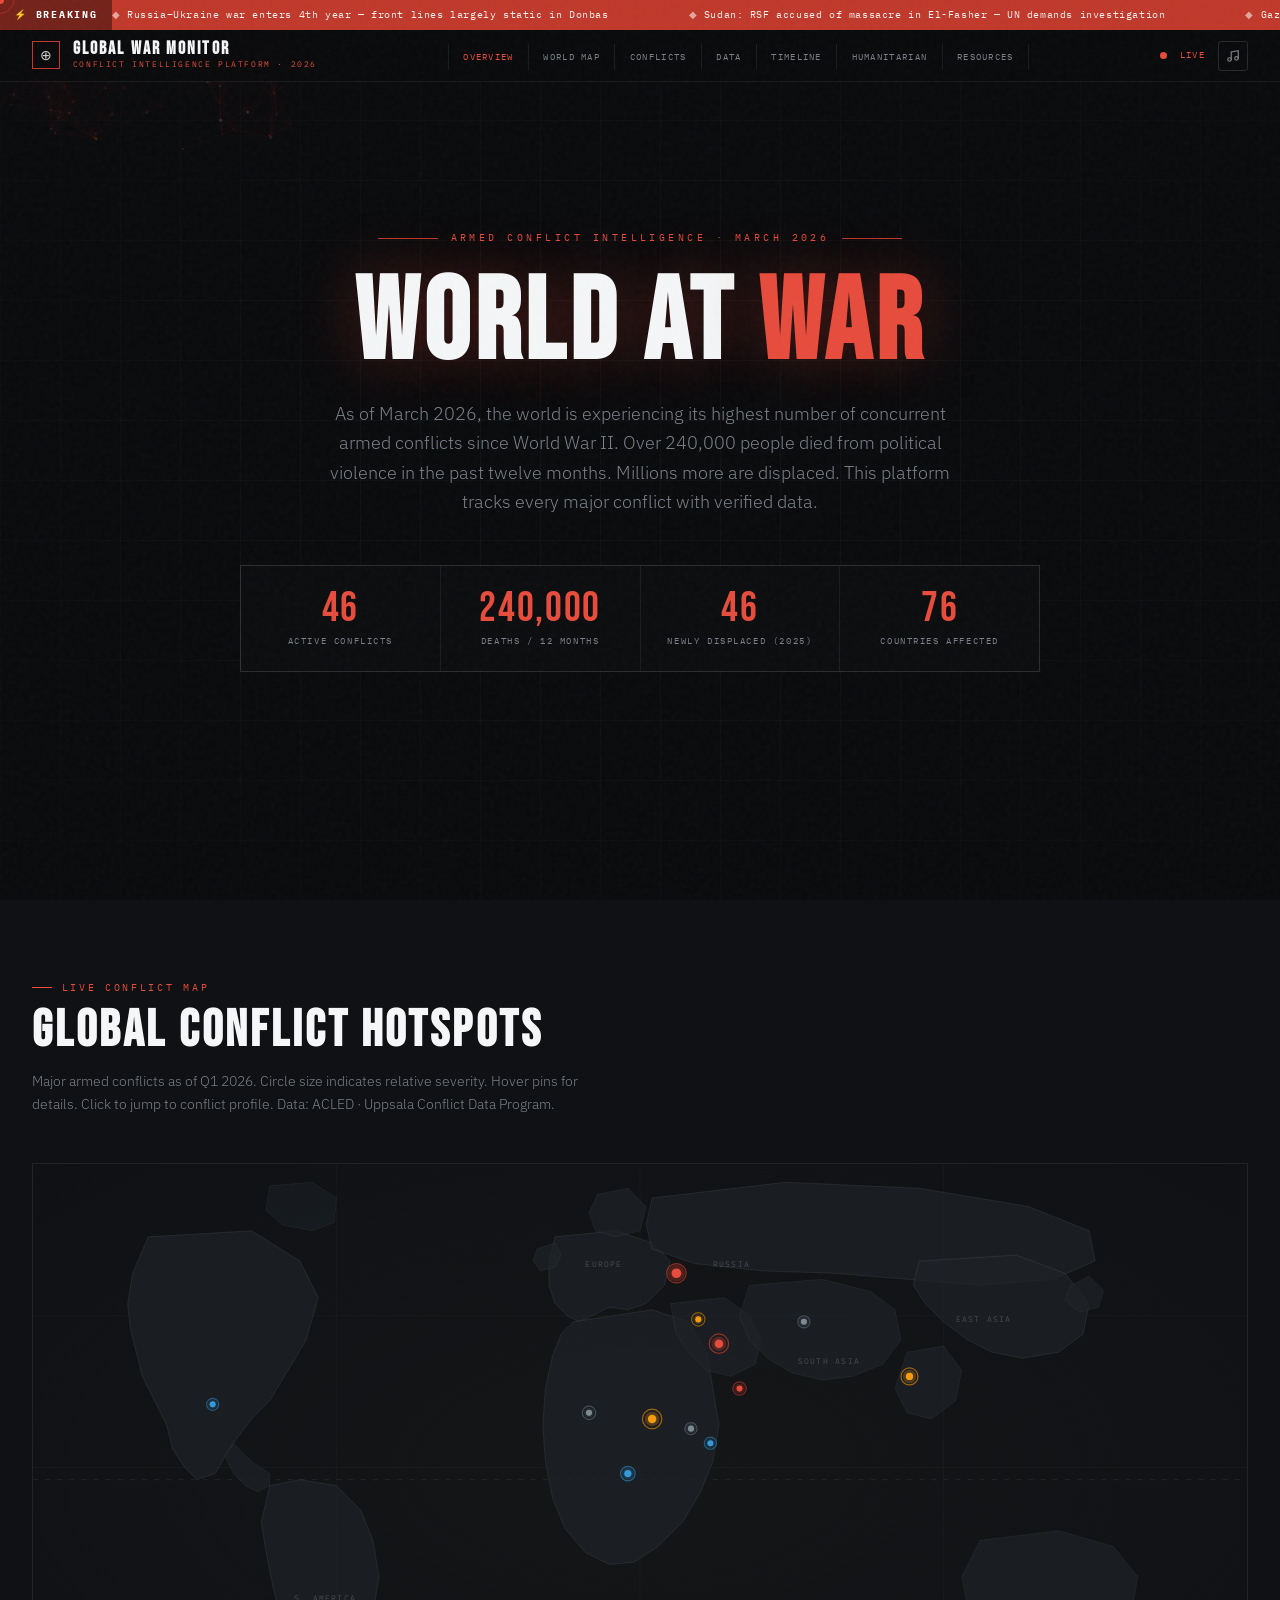
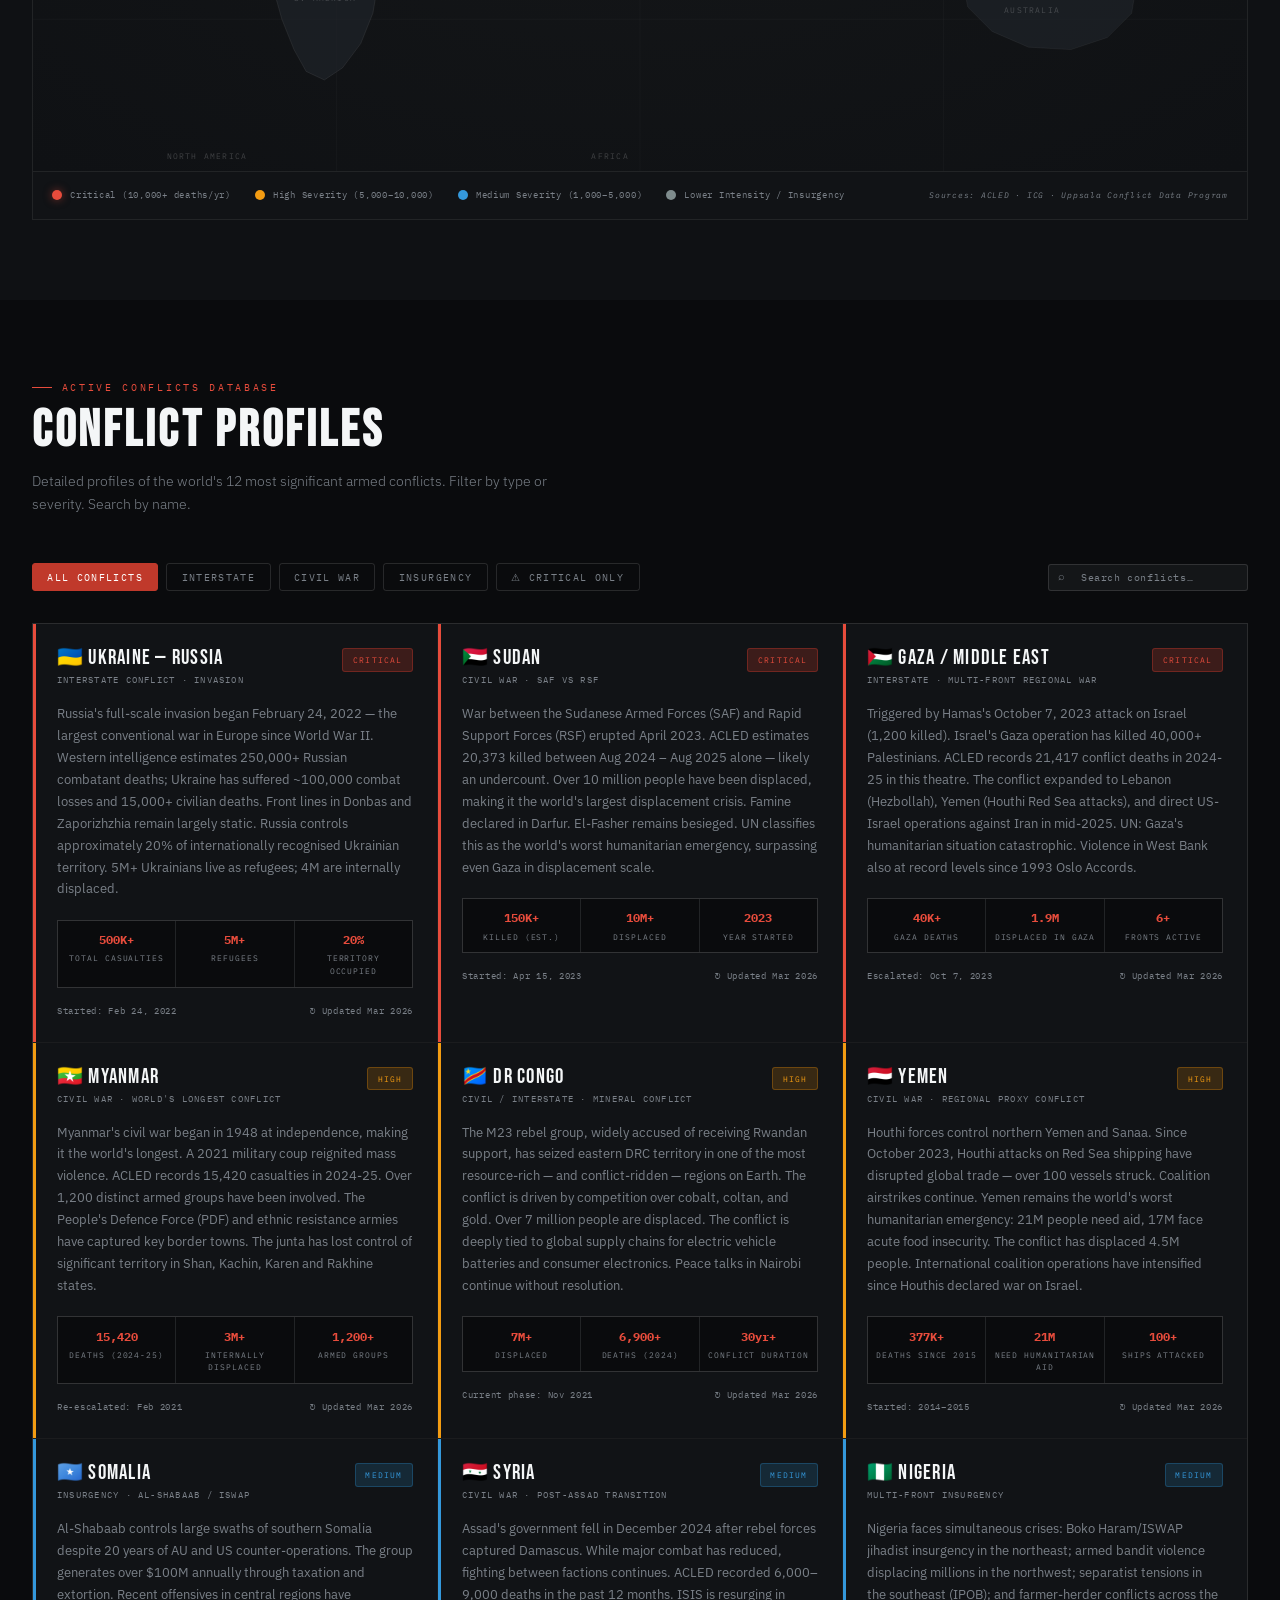
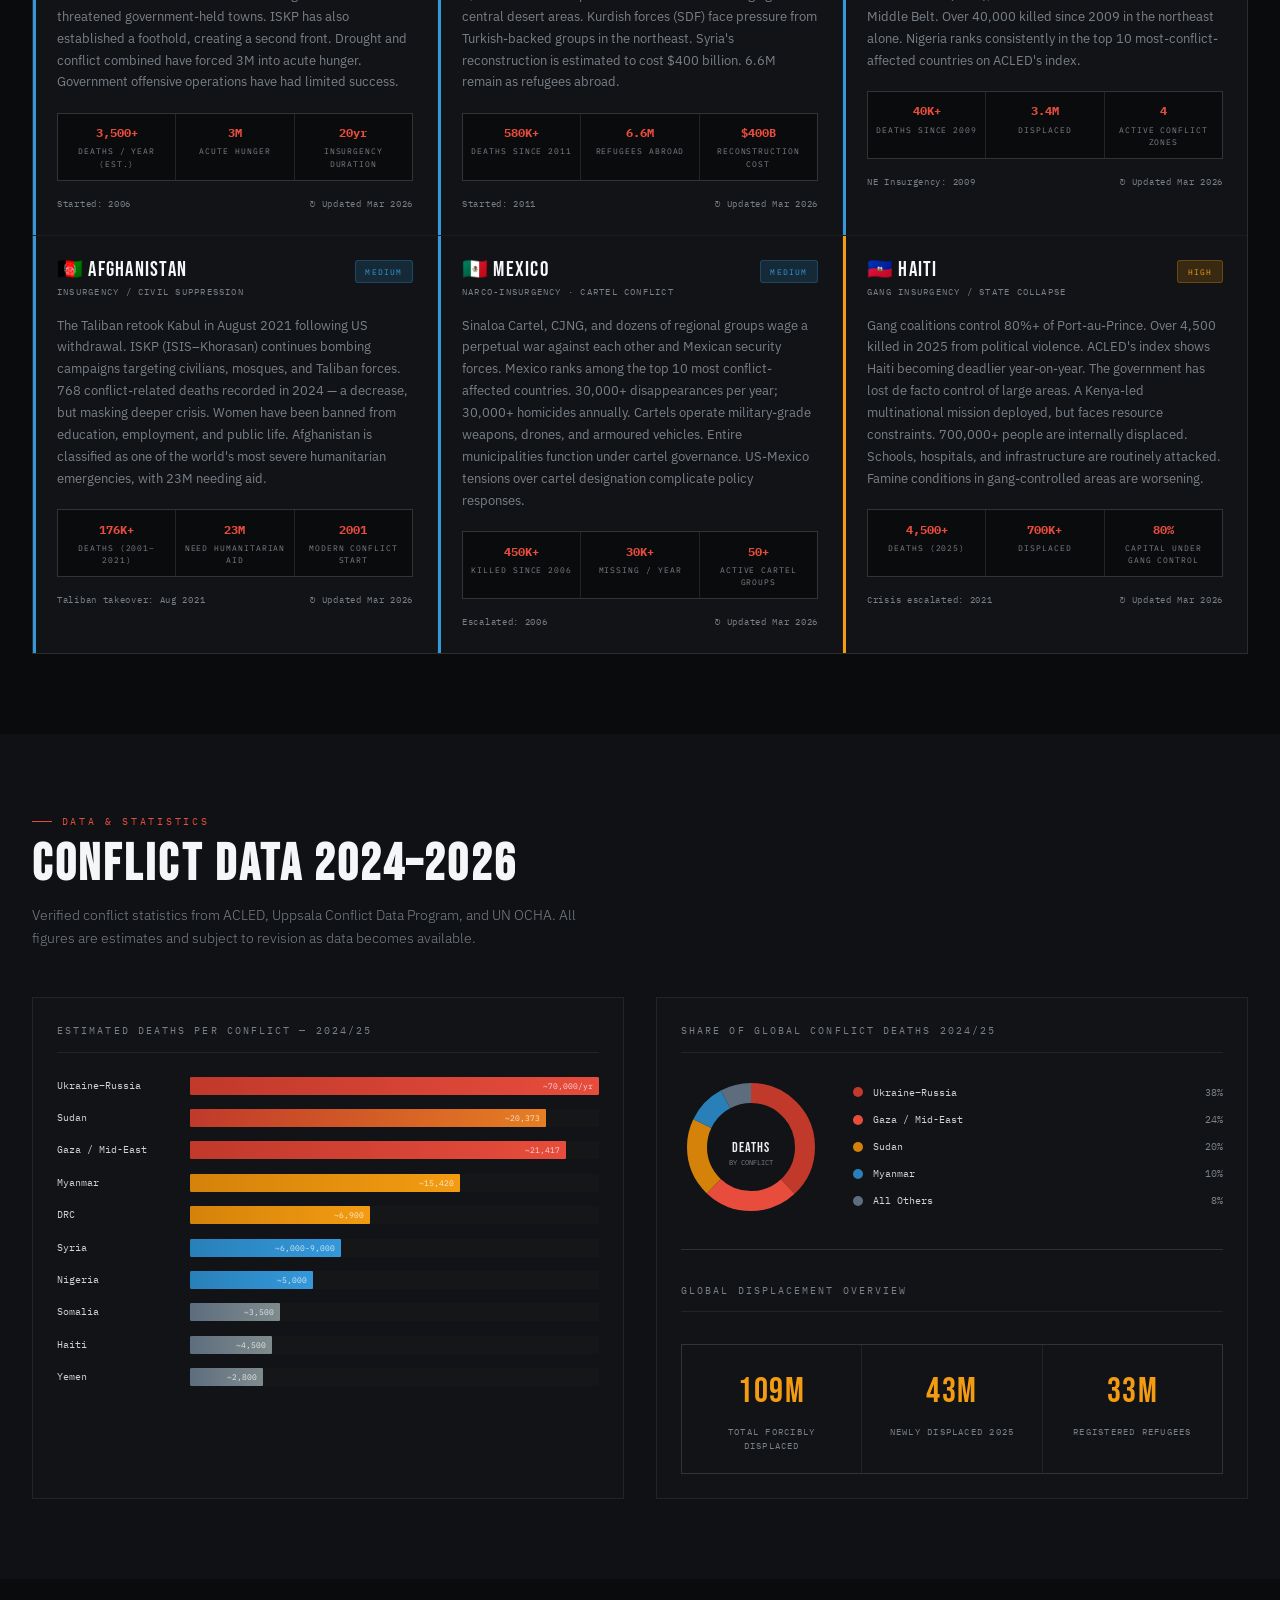
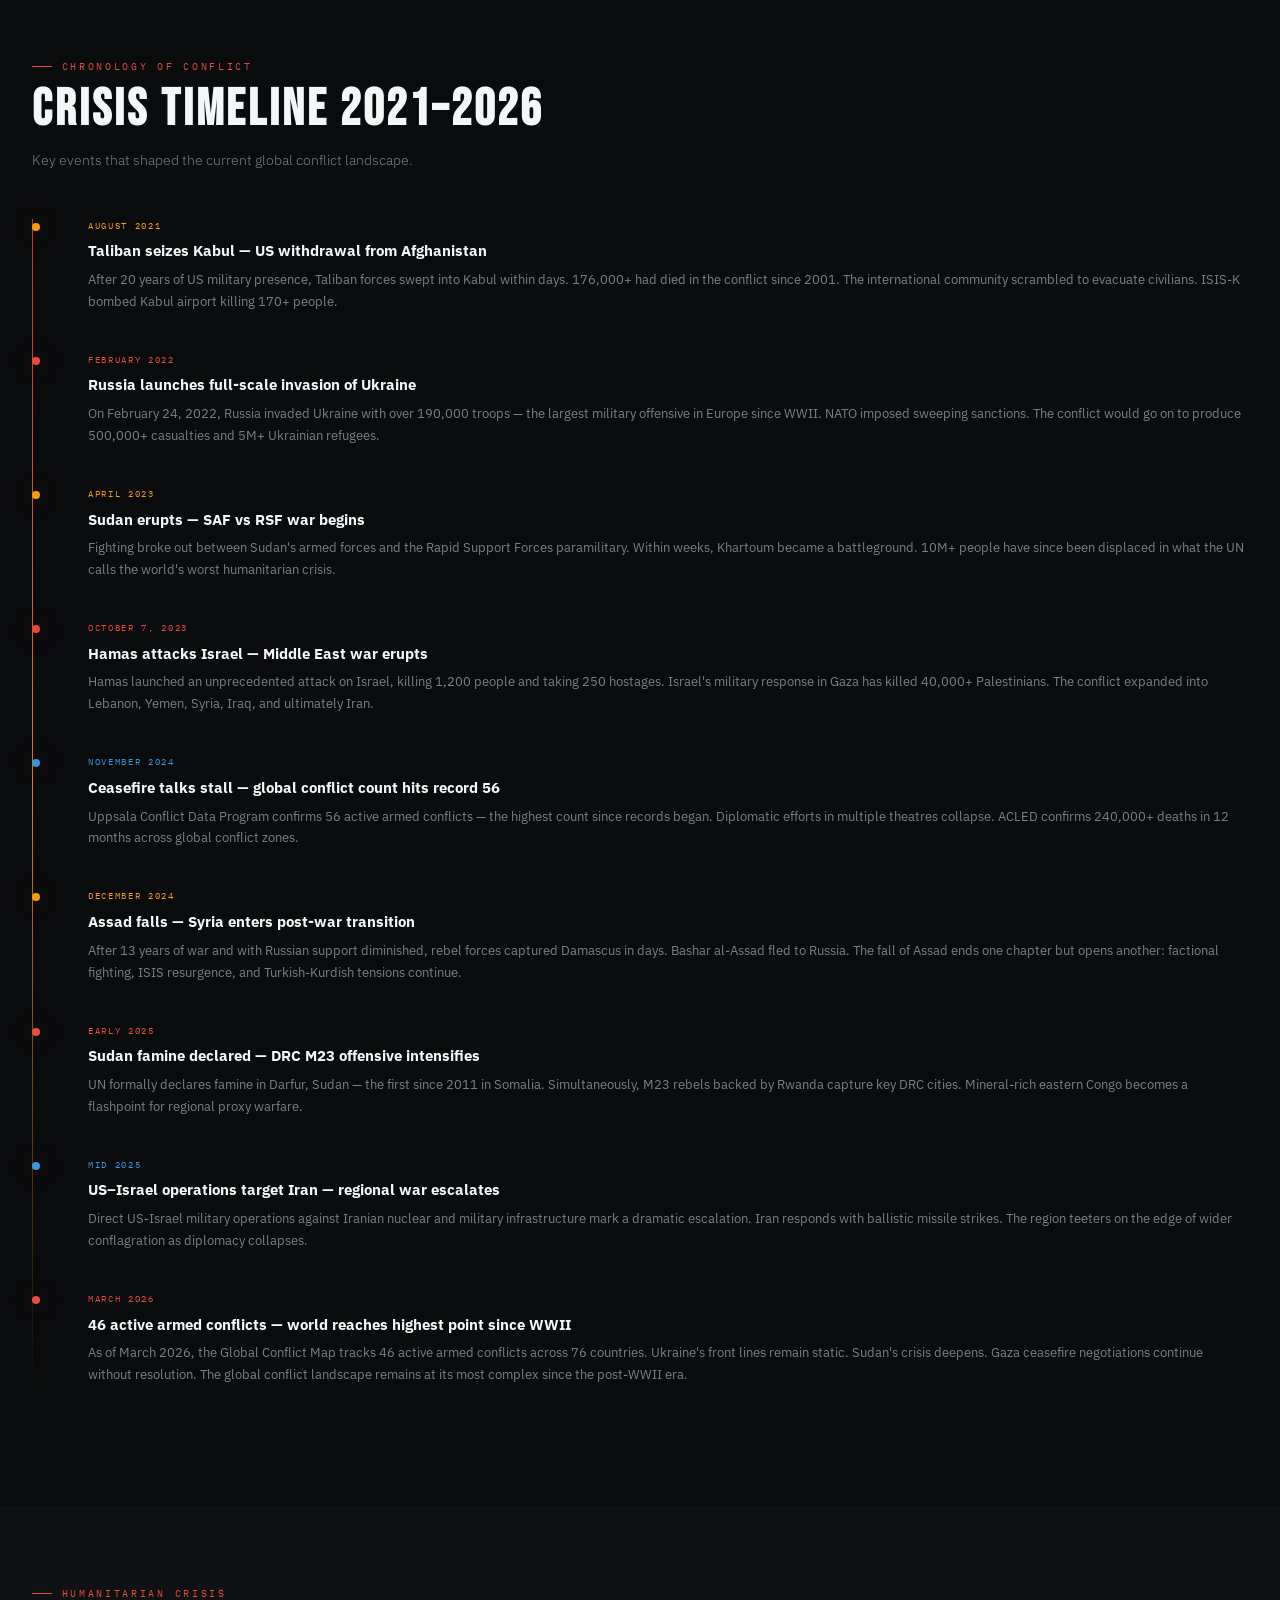
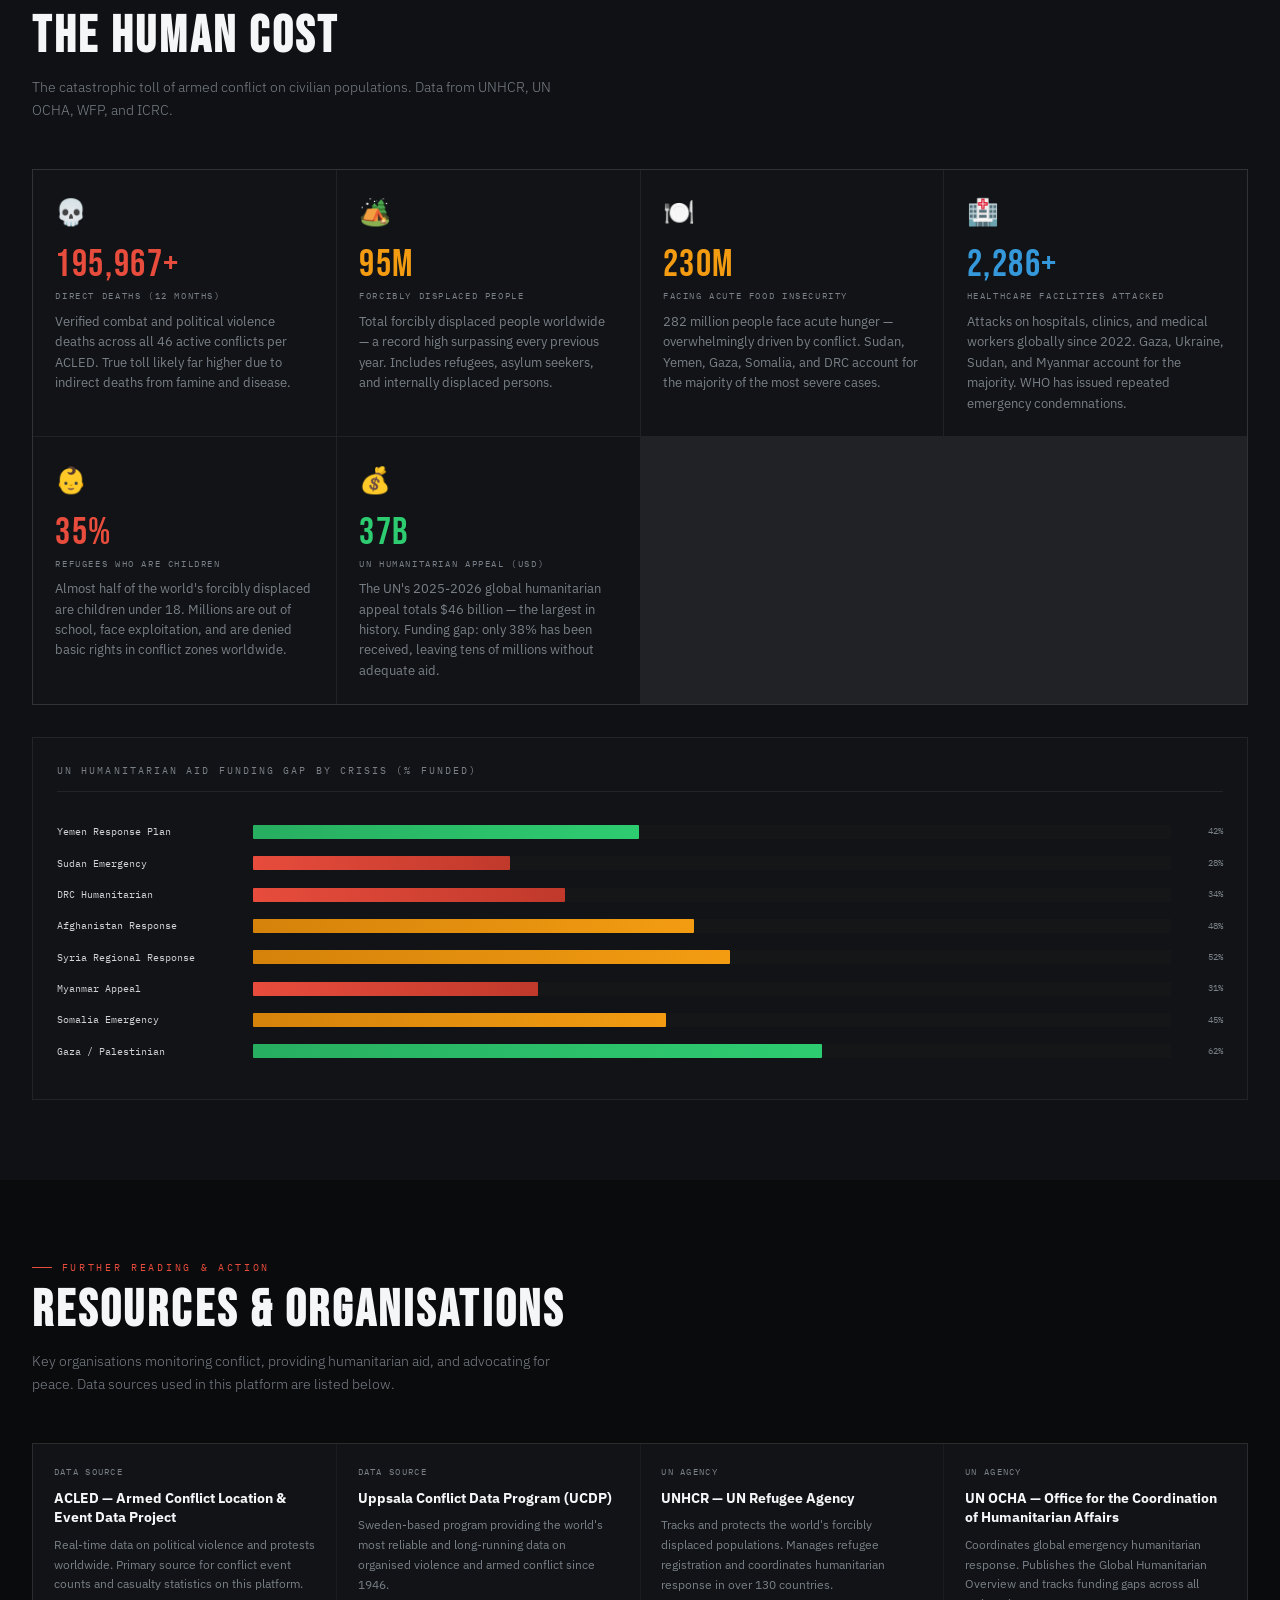
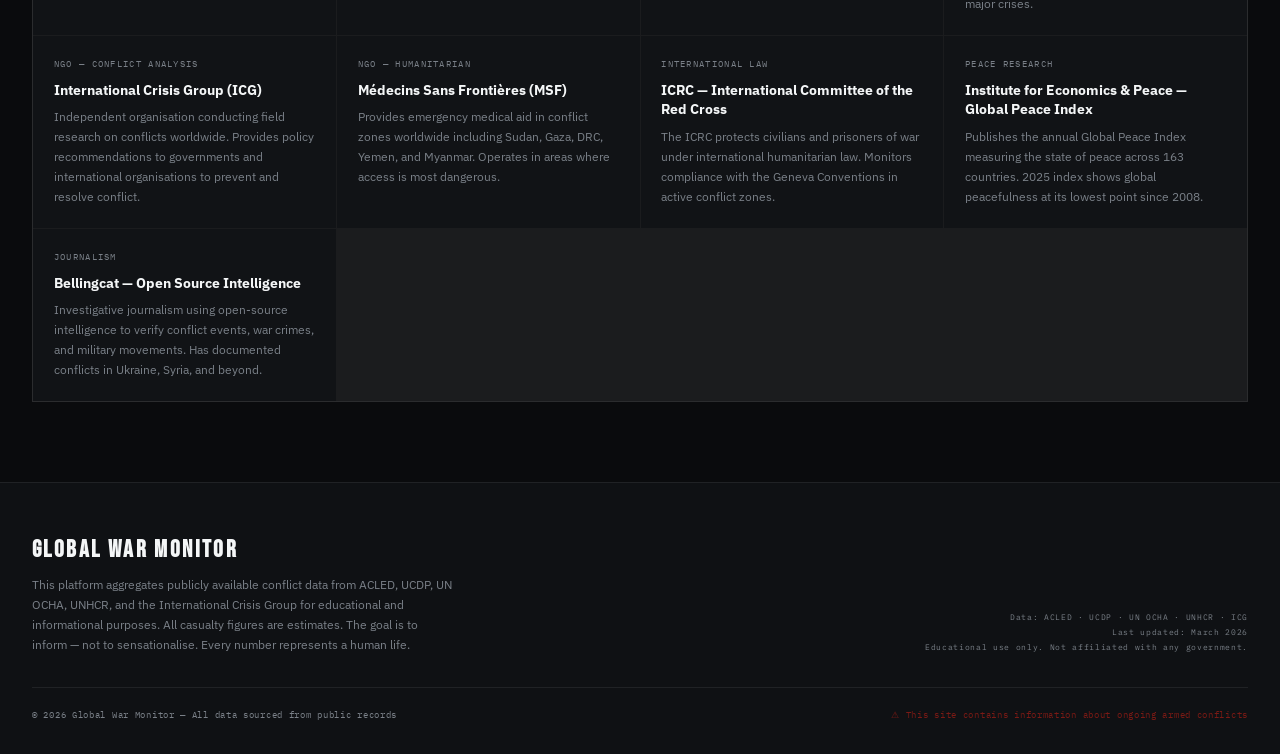
<file: Rishab/03/index.html>
<!DOCTYPE html>
<html lang="en">

<head>
    <meta charset="UTF-8" />
    <meta name="viewport" content="width=device-width, initial-scale=1.0" />
    <meta name="description"
        content="Global War Monitor 2026 — Tracking every major armed conflict worldwide with live data, maps, and humanitarian impact." />
    <title>Global War Monitor 2026 | Active Conflicts Tracker</title>
    <link rel="stylesheet" href="style.css" />
</head>

<body>

    <!-- ══════════════════════════════════════════════════
     CURSOR
══════════════════════════════════════════════════ -->
    <div id="cursor-dot"></div>
    <div id="cursor-ring"></div>

    <!-- ══════════════════════════════════════════════════
     SCROLL PROGRESS
══════════════════════════════════════════════════ -->
    <div id="scroll-progress"></div>

    <!-- ══════════════════════════════════════════════════
     BREAKING NEWS TICKER
══════════════════════════════════════════════════ -->
    <div id="ticker-bar">
        <div id="ticker-label">⚡ BREAKING</div>
        <div id="ticker-track">
            <span>Russia–Ukraine war enters 4th year — front lines largely static in Donbas</span>
            <span>Sudan: RSF accused of massacre in El-Fasher — UN demands investigation</span>
            <span>Gaza ceasefire negotiations stalled — humanitarian blockade ongoing</span>
            <span>ACLED: 240,000+ conflict deaths recorded in past 12 months globally</span>
            <span>Myanmar junta loses control of key border towns — resistance forces advance</span>
            <span>DRC: M23 offensive paused — peace talks resume in Nairobi</span>
            <span>UN refugee agency: 46 million newly displaced in 2025 — record high</span>
            <span>Yemen Houthis continue Red Sea attacks — international coalition responds</span>
            <span>46 active armed conflicts worldwide — highest count since World War II</span>
            <span>Somalia: Al-Shabaab launches offensive in central regions</span>
        </div>
    </div>

    <!-- ══════════════════════════════════════════════════
     MAIN NAV
══════════════════════════════════════════════════ -->
    <nav id="main-nav">
        <div class="nav-brand">
            <div class="nav-brand-icon"><span>⊕</span></div>
            <div>
                <h1>GLOBAL WAR MONITOR</h1>
                <p>CONFLICT INTELLIGENCE PLATFORM · 2026</p>
            </div>
        </div>
        <ul class="nav-links">
            <li><a href="#hero">Overview</a></li>
            <li><a href="#map-section">World Map</a></li>
            <li><a href="#conflicts">Conflicts</a></li>
            <li><a href="#data-section">Data</a></li>
            <li><a href="#timeline-section">Timeline</a></li>
            <li><a href="#humanitarian">Humanitarian</a></li>
            <li><a href="#resources">Resources</a></li>
        </ul>
        <div class="nav-right">
            <div id="live-dot"></div>
            <span id="live-label">LIVE</span>
            <button id="music-btn" title="Toggle ambient audio" aria-label="Toggle ambient music">
                <svg width="14" height="14" viewBox="0 0 24 24" fill="none" stroke="currentColor" stroke-width="2"
                    stroke-linecap="round">
                    <path d="M9 18V5l12-2v13" />
                    <circle cx="6" cy="18" r="3" />
                    <circle cx="18" cy="16" r="3" />
                </svg>
            </button>
            <button id="hamburger" aria-label="Menu">
                <span></span><span></span><span></span>
            </button>
        </div>
    </nav>

    <!-- Mobile Menu -->
    <div id="mobile-menu">
        <a href="#hero">Overview</a>
        <a href="#map-section">World Map</a>
        <a href="#conflicts">Conflicts</a>
        <a href="#data-section">Data</a>
        <a href="#timeline-section">Timeline</a>
        <a href="#humanitarian">Humanitarian</a>
        <a href="#resources">Resources</a>
    </div>


    <!-- ╔══════════════════════════════════════════════════════╗
     ║  SECTION 1 — HERO                                  ║
     ╚══════════════════════════════════════════════════════╝ -->
    <section id="hero">
        <canvas id="hero-canvas"></canvas>
        <div id="hero-grid"></div>
        <div id="hero-vignette"></div>
        <div class="hero-inner">
            <div class="hero-eyebrow">Armed Conflict Intelligence · March 2026</div>
            <h1 class="hero-title">WORLD AT <span>WAR</span></h1>
            <p class="hero-sub">
                As of March 2026, the world is experiencing its highest number of concurrent armed conflicts
                since World War II. Over 240,000 people died from political violence in the past twelve months.
                Millions more are displaced. This platform tracks every major conflict with verified data.
            </p>
            <div class="hero-stats">
                <div class="hero-stat">
                    <div class="hero-stat-num" data-target="46" data-suffix="">0</div>
                    <div class="hero-stat-label">Active Conflicts</div>
                </div>
                <div class="hero-stat">
                    <div class="hero-stat-num" data-target="240,000" data-suffix="+">0</div>
                    <div class="hero-stat-label">Deaths / 12 Months</div>
                </div>
                <div class="hero-stat">
                    <div class="hero-stat-num" data-target="46" data-suffix="M+">0</div>
                    <div class="hero-stat-label">Newly Displaced (2025)</div>
                </div>
                <div class="hero-stat">
                    <div class="hero-stat-num" data-target="76" data-suffix="">0</div>
                    <div class="hero-stat-label">Countries Affected</div>
                </div>
            </div>
        </div>
    </section>


    <!-- ╔══════════════════════════════════════════════════════╗
     ║  SECTION 2 — INTERACTIVE WORLD MAP                 ║
     ╚══════════════════════════════════════════════════════╝ -->
    <section id="map-section">
        <div class="section-inner">
            <div class="section-header reveal">
                <div class="section-tag">Live Conflict Map</div>
                <h2 class="section-title">GLOBAL CONFLICT HOTSPOTS</h2>
                <p class="section-sub">
                    Major armed conflicts as of Q1 2026. Circle size indicates relative severity.
                    Hover pins for details. Click to jump to conflict profile.
                    Data: ACLED · Uppsala Conflict Data Program.
                </p>
            </div>
            <div id="map-wrap">
                <!-- Simplified SVG World Map with conflict pins -->
                <svg id="world-map-svg" viewBox="0 0 1000 500" xmlns="http://www.w3.org/2000/svg">
                    <defs>
                        <radialGradient id="mapbg" cx="50%" cy="50%" r="70%">
                            <stop offset="0%" stop-color="#141618" />
                            <stop offset="100%" stop-color="#0f1114" />
                        </radialGradient>
                        <filter id="mapglow">
                            <feGaussianBlur stdDeviation="2" result="b" />
                            <feMerge>
                                <feMergeNode in="b" />
                                <feMergeNode in="SourceGraphic" />
                            </feMerge>
                        </filter>
                    </defs>
                    <rect width="1000" height="500" fill="url(#mapbg)" />
                    <!-- Grid lines -->
                    <g stroke="rgba(255,255,255,.04)" stroke-width=".5">
                        <line x1="0" y1="125" x2="1000" y2="125" />
                        <line x1="0" y1="250" x2="1000" y2="250" />
                        <line x1="0" y1="375" x2="1000" y2="375" />
                        <line x1="250" y1="0" x2="250" y2="500" />
                        <line x1="500" y1="0" x2="500" y2="500" />
                        <line x1="750" y1="0" x2="750" y2="500" />
                    </g>
                    <!-- Equator -->
                    <line x1="0" y1="260" x2="1000" y2="260" stroke="rgba(255,255,255,.07)" stroke-width=".8"
                        stroke-dasharray="4,6" />

                    <!-- === SIMPLIFIED CONTINENT OUTLINES === -->
                    <!-- North America -->
                    <path
                        d="M95,60 L180,55 L220,80 L235,110 L225,145 L210,170 L195,195 L180,210 L165,230 L150,255 L135,260 L125,250 L115,235 L110,215 L100,195 L90,175 L85,155 L80,135 L78,115 L82,90 Z"
                        fill="rgba(30,35,40,.7)" stroke="rgba(255,255,255,.1)" stroke-width=".6" />
                    <!-- Greenland -->
                    <path d="M195,18 L230,15 L250,28 L248,48 L230,55 L205,50 L192,38 Z" fill="rgba(25,30,35,.7)"
                        stroke="rgba(255,255,255,.08)" stroke-width=".5" />
                    <!-- Central America / Caribbean -->
                    <path d="M165,230 L180,245 L195,255 L195,265 L185,270 L175,265 L165,255 L158,240 Z"
                        fill="rgba(30,35,40,.7)" stroke="rgba(255,255,255,.08)" stroke-width=".5" />
                    <!-- South America -->
                    <path
                        d="M195,265 L220,260 L250,265 L270,285 L280,310 L285,340 L280,370 L270,395 L255,415 L240,425 L225,418 L215,400 L205,375 L198,350 L192,320 L188,295 Z"
                        fill="rgba(30,35,40,.7)" stroke="rgba(255,255,255,.1)" stroke-width=".6" />
                    <!-- Europe -->
                    <path
                        d="M430,60 L480,55 L510,65 L525,80 L520,100 L505,115 L490,120 L475,118 L460,125 L450,130 L440,125 L430,115 L425,100 L425,80 Z"
                        fill="rgba(30,35,40,.7)" stroke="rgba(255,255,255,.1)" stroke-width=".6" />
                    <!-- Scandinavia -->
                    <path d="M465,25 L490,20 L505,35 L500,55 L480,60 L463,55 L458,40 Z" fill="rgba(30,35,40,.7)"
                        stroke="rgba(255,255,255,.08)" stroke-width=".5" />
                    <!-- UK / Ireland -->
                    <path d="M415,70 L430,65 L435,75 L430,85 L418,88 L412,80 Z" fill="rgba(30,35,40,.7)"
                        stroke="rgba(255,255,255,.08)" stroke-width=".5" />
                    <!-- Africa -->
                    <path
                        d="M445,130 L510,120 L540,130 L555,155 L560,185 L565,215 L560,245 L550,270 L535,295 L515,315 L495,328 L475,330 L455,320 L438,300 L428,275 L422,245 L420,215 L422,185 L428,158 L435,140 Z"
                        fill="rgba(30,35,40,.7)" stroke="rgba(255,255,255,.1)" stroke-width=".6" />
                    <!-- Middle East -->
                    <path d="M525,115 L570,110 L590,125 L600,145 L595,165 L575,175 L555,170 L540,155 L530,140 Z"
                        fill="rgba(30,35,40,.7)" stroke="rgba(255,255,255,.08)" stroke-width=".5" />
                    <!-- Central/South Asia -->
                    <path
                        d="M590,100 L650,95 L690,105 L710,120 L715,145 L700,165 L675,175 L650,178 L625,172 L605,160 L590,145 L582,125 Z"
                        fill="rgba(30,35,40,.7)" stroke="rgba(255,255,255,.08)" stroke-width=".5" />
                    <!-- Russia / Eurasia -->
                    <path
                        d="M510,28 L620,15 L730,20 L820,35 L870,55 L875,80 L840,95 L780,100 L720,95 L660,90 L600,88 L545,82 L510,70 L505,50 Z"
                        fill="rgba(30,35,40,.7)" stroke="rgba(255,255,255,.1)" stroke-width=".6" />
                    <!-- East/SE Asia -->
                    <path
                        d="M730,80 L810,75 L850,90 L870,115 L865,140 L845,155 L815,160 L790,155 L770,145 L750,130 L735,115 L725,100 Z"
                        fill="rgba(30,35,40,.7)" stroke="rgba(255,255,255,.1)" stroke-width=".6" />
                    <!-- SE Asia peninsula -->
                    <path d="M720,155 L750,150 L765,170 L760,195 L740,210 L720,205 L710,185 Z" fill="rgba(30,35,40,.7)"
                        stroke="rgba(255,255,255,.08)" stroke-width=".5" />
                    <!-- Australia -->
                    <path
                        d="M780,310 L845,302 L890,315 L910,340 L905,370 L885,390 L855,400 L820,398 L790,385 L770,365 L765,340 Z"
                        fill="rgba(30,35,40,.7)" stroke="rgba(255,255,255,.08)" stroke-width=".5" />
                    <!-- Japan -->
                    <path d="M855,100 L870,92 L882,104 L878,118 L862,122 L850,112 Z" fill="rgba(30,35,40,.7)"
                        stroke="rgba(255,255,255,.07)" stroke-width=".5" />

                    <!-- ====== CONFLICT PINS ====== -->
                    <!-- Ukraine  cx~530 cy~90 -->
                    <g class="conflict-pin" data-name="Ukraine–Russia War"
                        data-info="Full-scale invasion since Feb 2022. 500,000+ casualties. Front lines in Donbas and Zaporizhzhia. Largest European war since WWII."
                        transform="translate(530,90)">
                        <circle class="ring" cx="0" cy="0" r="8" stroke="#c0392b" opacity=".7" />
                        <circle cx="0" cy="0" r="7" fill="rgba(192,57,43,.35)" />
                        <circle cx="0" cy="0" r="4" fill="#e74c3c" />
                    </g>
                    <!-- Gaza  cx~565 cy~148 -->
                    <g class="conflict-pin" data-name="Gaza / Middle East War"
                        data-info="Escalated Oct 7 2023. 21,417+ killed (ACLED, 2024-25). Multi-front conflict: Gaza, Lebanon, Yemen, Iran. UN calls humanitarian situation catastrophic."
                        transform="translate(565,148)">
                        <circle class="ring" cx="0" cy="0" r="8" stroke="#c0392b" opacity=".7" />
                        <circle cx="0" cy="0" r="6" fill="rgba(192,57,43,.35)" />
                        <circle cx="0" cy="0" r="3.5" fill="#e74c3c" />
                    </g>
                    <!-- Sudan  cx~510 cy~210 -->
                    <g class="conflict-pin" data-name="Sudan Civil War"
                        data-info="SAF vs RSF since April 2023. 20,373 killed (ACLED). 10M+ displaced. Famine in Darfur. Described as world's worst humanitarian crisis."
                        transform="translate(510,210)">
                        <circle class="ring" cx="0" cy="0" r="8" stroke="#d4820a" opacity=".7" />
                        <circle cx="0" cy="0" r="6" fill="rgba(212,130,10,.3)" />
                        <circle cx="0" cy="0" r="3.5" fill="#f39c12" />
                    </g>
                    <!-- Myanmar  cx~720 cy~175 -->
                    <g class="conflict-pin" data-name="Myanmar Civil War"
                        data-info="Military coup 2021 reignited civil war. 15,420+ casualties (2024-25). 1,200+ armed groups. Resistance forces control key border areas."
                        transform="translate(722,175)">
                        <circle class="ring" cx="0" cy="0" r="7" stroke="#d4820a" opacity=".7" />
                        <circle cx="0" cy="0" r="5.5" fill="rgba(212,130,10,.3)" />
                        <circle cx="0" cy="0" r="3" fill="#f39c12" />
                    </g>
                    <!-- DRC  cx~490 cy~255 -->
                    <g class="conflict-pin" data-name="DR Congo (DRC) Conflict"
                        data-info="M23 offensive backed by Rwanda. Mineral-driven conflict in eastern DRC. 7M+ displaced. One of the world's longest-running crises."
                        transform="translate(490,255)">
                        <circle class="ring" cx="0" cy="0" r="6" stroke="#2980b9" opacity=".7" />
                        <circle cx="0" cy="0" r="5" fill="rgba(41,128,185,.25)" />
                        <circle cx="0" cy="0" r="3" fill="#3498db" />
                    </g>
                    <!-- Somalia  cx~555 cy~228 -->
                    <g class="conflict-pin" data-name="Somalia — Al-Shabaab"
                        data-info="Al-Shabaab insurgency continues despite AU mission. Ongoing conflict since 2006. Civilian casualties and displacement persist across southern regions."
                        transform="translate(558,230)">
                        <circle class="ring" cx="0" cy="0" r="5" stroke="#2980b9" opacity=".6" />
                        <circle cx="0" cy="0" r="4" fill="rgba(41,128,185,.2)" />
                        <circle cx="0" cy="0" r="2.5" fill="#3498db" />
                    </g>
                    <!-- Yemen  cx~580 cy~185 -->
                    <g class="conflict-pin" data-name="Yemen — Houthi Conflict"
                        data-info="Houthi forces control northern Yemen. Red Sea shipping attacks since Oct 2023. World's worst humanitarian emergency. Saudi-led coalition involved."
                        transform="translate(582,185)">
                        <circle class="ring" cx="0" cy="0" r="5.5" stroke="#c0392b" opacity=".6" />
                        <circle cx="0" cy="0" r="4.5" fill="rgba(192,57,43,.25)" />
                        <circle cx="0" cy="0" r="2.5" fill="#e74c3c" />
                    </g>
                    <!-- Ethiopia  cx~542 cy~220 -->
                    <g class="conflict-pin" data-name="Ethiopia — Tigray & Regional"
                        data-info="Despite 2022 peace deal, conflict persists in Amhara and Oromia. Millions remain displaced. Humanitarian access restricted in key regions."
                        transform="translate(542,218)">
                        <circle class="ring" cx="0" cy="0" r="5" stroke="#5d6d7e" opacity=".6" />
                        <circle cx="0" cy="0" r="4" fill="rgba(93,109,126,.2)" />
                        <circle cx="0" cy="0" r="2.5" fill="#7f8c8d" />
                    </g>
                    <!-- Nigeria  cx~458 cy~205 -->
                    <g class="conflict-pin" data-name="Nigeria — Boko Haram & Bandits"
                        data-info="Multi-front conflict: Boko Haram/ISWAP in NE, bandit insurgency in NW, separatist tension in SE. 40,000+ killed since 2009. 3M+ displaced."
                        transform="translate(458,205)">
                        <circle class="ring" cx="0" cy="0" r="5.5" stroke="#5d6d7e" opacity=".6" />
                        <circle cx="0" cy="0" r="4" fill="rgba(93,109,126,.2)" />
                        <circle cx="0" cy="0" r="2.5" fill="#7f8c8d" />
                    </g>
                    <!-- Afghanistan  cx~635 cy~128 -->
                    <g class="conflict-pin" data-name="Afghanistan — Taliban & ISKP"
                        data-info="Taliban controls Kabul since 2021. Ongoing ISKP attacks. 768 conflict deaths in 2024. Women's rights decimated. Humanitarian crisis persists."
                        transform="translate(635,130)">
                        <circle class="ring" cx="0" cy="0" r="5" stroke="#5d6d7e" opacity=".6" />
                        <circle cx="0" cy="0" r="4" fill="rgba(93,109,126,.2)" />
                        <circle cx="0" cy="0" r="2.5" fill="#7f8c8d" />
                    </g>
                    <!-- Mexico  cx~148 cy~198 -->
                    <g class="conflict-pin" data-name="Mexico — Cartel Wars"
                        data-info="Sinaloa and CJNG cartels wage hyper-violent war. Thousands of civilian casualties annually. Fuelling a complex government-vs-cartel insurgency."
                        transform="translate(148,198)">
                        <circle class="ring" cx="0" cy="0" r="5" stroke="#2980b9" opacity=".6" />
                        <circle cx="0" cy="0" r="4" fill="rgba(41,128,185,.2)" />
                        <circle cx="0" cy="0" r="2.5" fill="#3498db" />
                    </g>
                    <!-- Syria  cx~548 cy~128 -->
                    <g class="conflict-pin" data-name="Syria — Post-Assad Conflict"
                        data-info="Assad fell Dec 2024. Fighting continues between factions. 6,000-9,000 deaths in past year. ISIS resurging in central regions. Kurdish forces under pressure."
                        transform="translate(548,128)">
                        <circle class="ring" cx="0" cy="0" r="5.5" stroke="#d4820a" opacity=".6" />
                        <circle cx="0" cy="0" r="4" fill="rgba(212,130,10,.2)" />
                        <circle cx="0" cy="0" r="2.5" fill="#f39c12" />
                    </g>

                    <!-- Map labels -->
                    <text x="110" y="490" font-family="IBM Plex Mono" font-size="7" fill="rgba(255,255,255,.2)"
                        letter-spacing="1">NORTH AMERICA</text>
                    <text x="215" y="360" font-family="IBM Plex Mono" font-size="7" fill="rgba(255,255,255,.2)"
                        letter-spacing="1">S. AMERICA</text>
                    <text x="460" y="490" font-family="IBM Plex Mono" font-size="7" fill="rgba(255,255,255,.2)"
                        letter-spacing="1">AFRICA</text>
                    <text x="455" y="85" font-family="IBM Plex Mono" font-size="7" fill="rgba(255,255,255,.2)"
                        letter-spacing="1">EUROPE</text>
                    <text x="560" y="85" font-family="IBM Plex Mono" font-size="7" fill="rgba(255,255,255,.2)"
                        letter-spacing="1">RUSSIA</text>
                    <text x="630" y="165" font-family="IBM Plex Mono" font-size="7" fill="rgba(255,255,255,.2)"
                        letter-spacing="1">SOUTH ASIA</text>
                    <text x="760" y="130" font-family="IBM Plex Mono" font-size="7" fill="rgba(255,255,255,.2)"
                        letter-spacing="1">EAST ASIA</text>
                    <text x="800" y="370" font-family="IBM Plex Mono" font-size="7" fill="rgba(255,255,255,.2)"
                        letter-spacing="1">AUSTRALIA</text>
                </svg>

                <div id="map-tooltip">
                    <h4></h4>
                    <p></p>
                </div>

                <!-- Legend -->
                <div class="map-legend">
                    <div class="legend-item">
                        <div class="legend-dot" style="background:#e74c3c;box-shadow:0 0 8px rgba(231,76,60,.5)"></div>
                        Critical (10,000+ deaths/yr)
                    </div>
                    <div class="legend-item">
                        <div class="legend-dot" style="background:#f39c12"></div>
                        High Severity (5,000–10,000)
                    </div>
                    <div class="legend-item">
                        <div class="legend-dot" style="background:#3498db"></div>
                        Medium Severity (1,000–5,000)
                    </div>
                    <div class="legend-item">
                        <div class="legend-dot" style="background:#7f8c8d"></div>
                        Lower Intensity / Insurgency
                    </div>
                    <div class="legend-item" style="margin-left:auto">
                        <em style="font-size:.5rem;color:var(--text-dim)">Sources: ACLED · ICG · Uppsala Conflict Data
                            Program</em>
                    </div>
                </div>
            </div>
        </div>
    </section>


    <!-- ╔══════════════════════════════════════════════════════╗
     ║  SECTION 3 — CONFLICT CARDS                        ║
     ╚══════════════════════════════════════════════════════╝ -->
    <section id="conflicts">
        <div class="section-inner">
            <div class="section-header reveal">
                <div class="section-tag">Active Conflicts Database</div>
                <h2 class="section-title">CONFLICT PROFILES</h2>
                <p class="section-sub">
                    Detailed profiles of the world's 12 most significant armed conflicts.
                    Filter by type or severity. Search by name.
                </p>
            </div>

            <!-- Filter bar -->
            <div class="filter-bar reveal">
                <button class="filter-btn active" data-filter="all">All Conflicts</button>
                <button class="filter-btn" data-filter="interstate">Interstate</button>
                <button class="filter-btn" data-filter="civil">Civil War</button>
                <button class="filter-btn" data-filter="insurgency">Insurgency</button>
                <button class="filter-btn" data-filter="critical">⚠ Critical Only</button>
                <div class="search-wrap">
                    <span class="search-icon">⌕</span>
                    <input id="conflict-search" type="text" placeholder="Search conflicts…" autocomplete="off" />
                </div>
            </div>

            <!-- Cards grid -->
            <div id="cards-grid">

                <!-- UKRAINE -->
                <div class="conflict-card severity-critical" data-type="interstate" data-severity="critical"
                    data-name="Ukraine–Russia War">
                    <div class="card-header">
                        <div>
                            <div class="card-country">🇺🇦 UKRAINE — RUSSIA</div>
                            <div class="card-type">Interstate Conflict · Invasion</div>
                        </div>
                        <span class="severity-badge critical">CRITICAL</span>
                    </div>
                    <p class="card-body">
                        Russia's full-scale invasion began February 24, 2022 — the largest conventional war in Europe
                        since World War II.
                        Western intelligence estimates 250,000+ Russian combatant deaths; Ukraine has suffered ~100,000
                        combat losses
                        and 15,000+ civilian deaths. Front lines in Donbas and Zaporizhzhia remain largely static.
                        Russia controls approximately 20% of internationally recognised Ukrainian territory.
                        5M+ Ukrainians live as refugees; 4M are internally displaced.
                    </p>
                    <div class="card-stats">
                        <div class="card-stat">
                            <div class="card-stat-num">500K+</div>
                            <div class="card-stat-label">Total Casualties</div>
                        </div>
                        <div class="card-stat">
                            <div class="card-stat-num">5M+</div>
                            <div class="card-stat-label">Refugees</div>
                        </div>
                        <div class="card-stat">
                            <div class="card-stat-num">20%</div>
                            <div class="card-stat-label">Territory Occupied</div>
                        </div>
                    </div>
                    <div class="card-footer">
                        <span class="card-started">Started: Feb 24, 2022</span>
                        <span class="card-update">Updated Mar 2026</span>
                    </div>
                </div>

                <!-- SUDAN -->
                <div class="conflict-card severity-critical" data-type="civil" data-severity="critical"
                    data-name="Sudan Civil War">
                    <div class="card-header">
                        <div>
                            <div class="card-country">🇸🇩 SUDAN</div>
                            <div class="card-type">Civil War · SAF vs RSF</div>
                        </div>
                        <span class="severity-badge critical">CRITICAL</span>
                    </div>
                    <p class="card-body">
                        War between the Sudanese Armed Forces (SAF) and Rapid Support Forces (RSF) erupted April 2023.
                        ACLED estimates 20,373 killed between Aug 2024 – Aug 2025 alone — likely an undercount.
                        Over 10 million people have been displaced, making it the world's largest displacement crisis.
                        Famine declared in Darfur. El-Fasher remains besieged. UN classifies this as the world's worst
                        humanitarian emergency, surpassing even Gaza in displacement scale.
                    </p>
                    <div class="card-stats">
                        <div class="card-stat">
                            <div class="card-stat-num">150K+</div>
                            <div class="card-stat-label">Killed (est.)</div>
                        </div>
                        <div class="card-stat">
                            <div class="card-stat-num">10M+</div>
                            <div class="card-stat-label">Displaced</div>
                        </div>
                        <div class="card-stat">
                            <div class="card-stat-num">2023</div>
                            <div class="card-stat-label">Year Started</div>
                        </div>
                    </div>
                    <div class="card-footer">
                        <span class="card-started">Started: Apr 15, 2023</span>
                        <span class="card-update">Updated Mar 2026</span>
                    </div>
                </div>

                <!-- GAZA / MIDDLE EAST -->
                <div class="conflict-card severity-critical" data-type="interstate" data-severity="critical"
                    data-name="Gaza / Middle East War">
                    <div class="card-header">
                        <div>
                            <div class="card-country">🇵🇸 GAZA / MIDDLE EAST</div>
                            <div class="card-type">Interstate · Multi-Front Regional War</div>
                        </div>
                        <span class="severity-badge critical">CRITICAL</span>
                    </div>
                    <p class="card-body">
                        Triggered by Hamas's October 7, 2023 attack on Israel (1,200 killed). Israel's Gaza operation
                        has killed 40,000+ Palestinians. ACLED records 21,417 conflict deaths in 2024-25 in this
                        theatre.
                        The conflict expanded to Lebanon (Hezbollah), Yemen (Houthi Red Sea attacks), and direct
                        US-Israel operations against Iran in mid-2025. UN: Gaza's humanitarian situation catastrophic.
                        Violence in West Bank also at record levels since 1993 Oslo Accords.
                    </p>
                    <div class="card-stats">
                        <div class="card-stat">
                            <div class="card-stat-num">40K+</div>
                            <div class="card-stat-label">Gaza Deaths</div>
                        </div>
                        <div class="card-stat">
                            <div class="card-stat-num">1.9M</div>
                            <div class="card-stat-label">Displaced in Gaza</div>
                        </div>
                        <div class="card-stat">
                            <div class="card-stat-num">6+</div>
                            <div class="card-stat-label">Fronts Active</div>
                        </div>
                    </div>
                    <div class="card-footer">
                        <span class="card-started">Escalated: Oct 7, 2023</span>
                        <span class="card-update">Updated Mar 2026</span>
                    </div>
                </div>

                <!-- MYANMAR -->
                <div class="conflict-card severity-high" data-type="civil" data-severity="high"
                    data-name="Myanmar Civil War">
                    <div class="card-header">
                        <div>
                            <div class="card-country">🇲🇲 MYANMAR</div>
                            <div class="card-type">Civil War · World's Longest Conflict</div>
                        </div>
                        <span class="severity-badge high">HIGH</span>
                    </div>
                    <p class="card-body">
                        Myanmar's civil war began in 1948 at independence, making it the world's longest.
                        A 2021 military coup reignited mass violence. ACLED records 15,420 casualties in 2024-25.
                        Over 1,200 distinct armed groups have been involved. The People's Defence Force (PDF)
                        and ethnic resistance armies have captured key border towns. The junta has lost control
                        of significant territory in Shan, Kachin, Karen and Rakhine states.
                    </p>
                    <div class="card-stats">
                        <div class="card-stat">
                            <div class="card-stat-num">15,420</div>
                            <div class="card-stat-label">Deaths (2024-25)</div>
                        </div>
                        <div class="card-stat">
                            <div class="card-stat-num">3M+</div>
                            <div class="card-stat-label">Internally Displaced</div>
                        </div>
                        <div class="card-stat">
                            <div class="card-stat-num">1,200+</div>
                            <div class="card-stat-label">Armed Groups</div>
                        </div>
                    </div>
                    <div class="card-footer">
                        <span class="card-started">Re-escalated: Feb 2021</span>
                        <span class="card-update">Updated Mar 2026</span>
                    </div>
                </div>

                <!-- DRC -->
                <div class="conflict-card severity-high" data-type="civil" data-severity="high"
                    data-name="DR Congo (DRC) Conflict">
                    <div class="card-header">
                        <div>
                            <div class="card-country">🇨🇩 DR CONGO</div>
                            <div class="card-type">Civil / Interstate · Mineral Conflict</div>
                        </div>
                        <span class="severity-badge high">HIGH</span>
                    </div>
                    <p class="card-body">
                        The M23 rebel group, widely accused of receiving Rwandan support, has seized eastern DRC
                        territory in one of the most resource-rich — and conflict-ridden — regions on Earth.
                        The conflict is driven by competition over cobalt, coltan, and gold. Over 7 million people
                        are displaced. The conflict is deeply tied to global supply chains for electric vehicle
                        batteries and consumer electronics. Peace talks in Nairobi continue without resolution.
                    </p>
                    <div class="card-stats">
                        <div class="card-stat">
                            <div class="card-stat-num">7M+</div>
                            <div class="card-stat-label">Displaced</div>
                        </div>
                        <div class="card-stat">
                            <div class="card-stat-num">6,900+</div>
                            <div class="card-stat-label">Deaths (2024)</div>
                        </div>
                        <div class="card-stat">
                            <div class="card-stat-num">30yr+</div>
                            <div class="card-stat-label">Conflict Duration</div>
                        </div>
                    </div>
                    <div class="card-footer">
                        <span class="card-started">Current phase: Nov 2021</span>
                        <span class="card-update">Updated Mar 2026</span>
                    </div>
                </div>

                <!-- YEMEN -->
                <div class="conflict-card severity-high" data-type="civil" data-severity="high"
                    data-name="Yemen — Houthi Conflict">
                    <div class="card-header">
                        <div>
                            <div class="card-country">🇾🇪 YEMEN</div>
                            <div class="card-type">Civil War · Regional Proxy Conflict</div>
                        </div>
                        <span class="severity-badge high">HIGH</span>
                    </div>
                    <p class="card-body">
                        Houthi forces control northern Yemen and Sanaa. Since October 2023, Houthi attacks on Red Sea
                        shipping have disrupted global trade — over 100 vessels struck. Coalition airstrikes continue.
                        Yemen remains the world's worst humanitarian emergency: 21M people need aid,
                        17M face acute food insecurity. The conflict has displaced 4.5M people.
                        International coalition operations have intensified since Houthis declared war on Israel.
                    </p>
                    <div class="card-stats">
                        <div class="card-stat">
                            <div class="card-stat-num">377K+</div>
                            <div class="card-stat-label">Deaths Since 2015</div>
                        </div>
                        <div class="card-stat">
                            <div class="card-stat-num">21M</div>
                            <div class="card-stat-label">Need Humanitarian Aid</div>
                        </div>
                        <div class="card-stat">
                            <div class="card-stat-num">100+</div>
                            <div class="card-stat-label">Ships Attacked</div>
                        </div>
                    </div>
                    <div class="card-footer">
                        <span class="card-started">Started: 2014–2015</span>
                        <span class="card-update">Updated Mar 2026</span>
                    </div>
                </div>

                <!-- SOMALIA -->
                <div class="conflict-card severity-medium" data-type="insurgency" data-severity="medium"
                    data-name="Somalia — Al-Shabaab">
                    <div class="card-header">
                        <div>
                            <div class="card-country">🇸🇴 SOMALIA</div>
                            <div class="card-type">Insurgency · Al-Shabaab / ISWAP</div>
                        </div>
                        <span class="severity-badge medium">MEDIUM</span>
                    </div>
                    <p class="card-body">
                        Al-Shabaab controls large swaths of southern Somalia despite 20 years of AU and US
                        counter-operations.
                        The group generates over $100M annually through taxation and extortion.
                        Recent offensives in central regions have threatened government-held towns.
                        ISKP has also established a foothold, creating a second front. Drought and conflict combined
                        have forced 3M into acute hunger. Government offensive operations have had limited success.
                    </p>
                    <div class="card-stats">
                        <div class="card-stat">
                            <div class="card-stat-num">3,500+</div>
                            <div class="card-stat-label">Deaths / Year (est.)</div>
                        </div>
                        <div class="card-stat">
                            <div class="card-stat-num">3M</div>
                            <div class="card-stat-label">Acute Hunger</div>
                        </div>
                        <div class="card-stat">
                            <div class="card-stat-num">20yr</div>
                            <div class="card-stat-label">Insurgency Duration</div>
                        </div>
                    </div>
                    <div class="card-footer">
                        <span class="card-started">Started: 2006</span>
                        <span class="card-update">Updated Mar 2026</span>
                    </div>
                </div>

                <!-- SYRIA -->
                <div class="conflict-card severity-medium" data-type="civil" data-severity="medium"
                    data-name="Syria — Post-Assad Conflict">
                    <div class="card-header">
                        <div>
                            <div class="card-country">🇸🇾 SYRIA</div>
                            <div class="card-type">Civil War · Post-Assad Transition</div>
                        </div>
                        <span class="severity-badge medium">MEDIUM</span>
                    </div>
                    <p class="card-body">
                        Assad's government fell in December 2024 after rebel forces captured Damascus.
                        While major combat has reduced, fighting between factions continues. ACLED recorded
                        6,000–9,000 deaths in the past 12 months. ISIS is resurging in central desert areas.
                        Kurdish forces (SDF) face pressure from Turkish-backed groups in the northeast.
                        Syria's reconstruction is estimated to cost $400 billion. 6.6M remain as refugees abroad.
                    </p>
                    <div class="card-stats">
                        <div class="card-stat">
                            <div class="card-stat-num">580K+</div>
                            <div class="card-stat-label">Deaths Since 2011</div>
                        </div>
                        <div class="card-stat">
                            <div class="card-stat-num">6.6M</div>
                            <div class="card-stat-label">Refugees Abroad</div>
                        </div>
                        <div class="card-stat">
                            <div class="card-stat-num">$400B</div>
                            <div class="card-stat-label">Reconstruction Cost</div>
                        </div>
                    </div>
                    <div class="card-footer">
                        <span class="card-started">Started: 2011</span>
                        <span class="card-update">Updated Mar 2026</span>
                    </div>
                </div>

                <!-- NIGERIA -->
                <div class="conflict-card severity-medium" data-type="insurgency" data-severity="medium"
                    data-name="Nigeria — Boko Haram & Bandits">
                    <div class="card-header">
                        <div>
                            <div class="card-country">🇳🇬 NIGERIA</div>
                            <div class="card-type">Multi-Front Insurgency</div>
                        </div>
                        <span class="severity-badge medium">MEDIUM</span>
                    </div>
                    <p class="card-body">
                        Nigeria faces simultaneous crises: Boko Haram/ISWAP jihadist insurgency in the northeast;
                        armed bandit violence displacing millions in the northwest; separatist tensions in the southeast
                        (IPOB);
                        and farmer-herder conflicts across the Middle Belt. Over 40,000 killed since 2009 in the
                        northeast alone.
                        Nigeria ranks consistently in the top 10 most-conflict-affected countries on ACLED's index.
                    </p>
                    <div class="card-stats">
                        <div class="card-stat">
                            <div class="card-stat-num">40K+</div>
                            <div class="card-stat-label">Deaths Since 2009</div>
                        </div>
                        <div class="card-stat">
                            <div class="card-stat-num">3.4M</div>
                            <div class="card-stat-label">Displaced</div>
                        </div>
                        <div class="card-stat">
                            <div class="card-stat-num">4</div>
                            <div class="card-stat-label">Active Conflict Zones</div>
                        </div>
                    </div>
                    <div class="card-footer">
                        <span class="card-started">NE Insurgency: 2009</span>
                        <span class="card-update">Updated Mar 2026</span>
                    </div>
                </div>

                <!-- AFGHANISTAN -->
                <div class="conflict-card severity-medium" data-type="insurgency" data-severity="medium"
                    data-name="Afghanistan — Taliban & ISKP">
                    <div class="card-header">
                        <div>
                            <div class="card-country">🇦🇫 AFGHANISTAN</div>
                            <div class="card-type">Insurgency / Civil Suppression</div>
                        </div>
                        <span class="severity-badge medium">MEDIUM</span>
                    </div>
                    <p class="card-body">
                        The Taliban retook Kabul in August 2021 following US withdrawal. ISKP (ISIS–Khorasan)
                        continues bombing campaigns targeting civilians, mosques, and Taliban forces.
                        768 conflict-related deaths recorded in 2024 — a decrease, but masking deeper crisis.
                        Women have been banned from education, employment, and public life. Afghanistan is classified
                        as one of the world's most severe humanitarian emergencies, with 23M needing aid.
                    </p>
                    <div class="card-stats">
                        <div class="card-stat">
                            <div class="card-stat-num">176K+</div>
                            <div class="card-stat-label">Deaths (2001–2021)</div>
                        </div>
                        <div class="card-stat">
                            <div class="card-stat-num">23M</div>
                            <div class="card-stat-label">Need Humanitarian Aid</div>
                        </div>
                        <div class="card-stat">
                            <div class="card-stat-num">2001</div>
                            <div class="card-stat-label">Modern Conflict Start</div>
                        </div>
                    </div>
                    <div class="card-footer">
                        <span class="card-started">Taliban takeover: Aug 2021</span>
                        <span class="card-update">Updated Mar 2026</span>
                    </div>
                </div>

                <!-- MEXICO -->
                <div class="conflict-card severity-medium" data-type="insurgency" data-severity="medium"
                    data-name="Mexico — Cartel Wars">
                    <div class="card-header">
                        <div>
                            <div class="card-country">🇲🇽 MEXICO</div>
                            <div class="card-type">Narco-Insurgency · Cartel Conflict</div>
                        </div>
                        <span class="severity-badge medium">MEDIUM</span>
                    </div>
                    <p class="card-body">
                        Sinaloa Cartel, CJNG, and dozens of regional groups wage a perpetual war against each other
                        and Mexican security forces. Mexico ranks among the top 10 most conflict-affected countries.
                        30,000+ disappearances per year; 30,000+ homicides annually. Cartels operate military-grade
                        weapons, drones, and armoured vehicles. Entire municipalities function under cartel governance.
                        US-Mexico tensions over cartel designation complicate policy responses.
                    </p>
                    <div class="card-stats">
                        <div class="card-stat">
                            <div class="card-stat-num">450K+</div>
                            <div class="card-stat-label">Killed Since 2006</div>
                        </div>
                        <div class="card-stat">
                            <div class="card-stat-num">30K+</div>
                            <div class="card-stat-label">Missing / Year</div>
                        </div>
                        <div class="card-stat">
                            <div class="card-stat-num">50+</div>
                            <div class="card-stat-label">Active Cartel Groups</div>
                        </div>
                    </div>
                    <div class="card-footer">
                        <span class="card-started">Escalated: 2006</span>
                        <span class="card-update">Updated Mar 2026</span>
                    </div>
                </div>

                <!-- HAITI -->
                <div class="conflict-card severity-high" data-type="insurgency" data-severity="high"
                    data-name="Haiti — Gang Warfare">
                    <div class="card-header">
                        <div>
                            <div class="card-country">🇭🇹 HAITI</div>
                            <div class="card-type">Gang Insurgency / State Collapse</div>
                        </div>
                        <span class="severity-badge high">HIGH</span>
                    </div>
                    <p class="card-body">
                        Gang coalitions control 80%+ of Port-au-Prince. Over 4,500 killed in 2025 from political
                        violence.
                        ACLED's index shows Haiti becoming deadlier year-on-year. The government has lost de facto
                        control of large areas. A Kenya-led multinational mission deployed, but faces resource
                        constraints.
                        700,000+ people are internally displaced. Schools, hospitals, and infrastructure are routinely
                        attacked. Famine conditions in gang-controlled areas are worsening.
                    </p>
                    <div class="card-stats">
                        <div class="card-stat">
                            <div class="card-stat-num">4,500+</div>
                            <div class="card-stat-label">Deaths (2025)</div>
                        </div>
                        <div class="card-stat">
                            <div class="card-stat-num">700K+</div>
                            <div class="card-stat-label">Displaced</div>
                        </div>
                        <div class="card-stat">
                            <div class="card-stat-num">80%</div>
                            <div class="card-stat-label">Capital Under Gang Control</div>
                        </div>
                    </div>
                    <div class="card-footer">
                        <span class="card-started">Crisis escalated: 2021</span>
                        <span class="card-update">Updated Mar 2026</span>
                    </div>
                </div>

            </div><!-- /#cards-grid -->
        </div>
    </section>


    <!-- ╔══════════════════════════════════════════════════════╗
     ║  SECTION 4 — DATA VISUALISATIONS                   ║
     ╚══════════════════════════════════════════════════════╝ -->
    <section id="data-section">
        <div class="section-inner">
            <div class="section-header reveal">
                <div class="section-tag">Data &amp; Statistics</div>
                <h2 class="section-title">CONFLICT DATA 2024–2026</h2>
                <p class="section-sub">
                    Verified conflict statistics from ACLED, Uppsala Conflict Data Program, and UN OCHA.
                    All figures are estimates and subject to revision as data becomes available.
                </p>
            </div>

            <div class="chart-grid">
                <!-- Bar chart: Casualties by conflict -->
                <div class="chart-panel reveal">
                    <div class="chart-panel-title">Estimated Deaths Per Conflict — 2024/25</div>
                    <div class="bar-row">
                        <div class="bar-label">Ukraine–Russia</div>
                        <div class="bar-track">
                            <div class="bar-fill" style="width:0%;background:linear-gradient(90deg,#c0392b,#e74c3c)"
                                data-width="100" data-val="~70,000/yr"></div>
                        </div>
                    </div>
                    <div class="bar-row">
                        <div class="bar-label">Sudan</div>
                        <div class="bar-track">
                            <div class="bar-fill" style="width:0%;background:linear-gradient(90deg,#c0392b,#e67e22)"
                                data-width="87" data-val="~20,373"></div>
                        </div>
                    </div>
                    <div class="bar-row">
                        <div class="bar-label">Gaza / Mid-East</div>
                        <div class="bar-track">
                            <div class="bar-fill" style="width:0%;background:linear-gradient(90deg,#c0392b,#e74c3c)"
                                data-width="92" data-val="~21,417"></div>
                        </div>
                    </div>
                    <div class="bar-row">
                        <div class="bar-label">Myanmar</div>
                        <div class="bar-track">
                            <div class="bar-fill" style="width:0%;background:linear-gradient(90deg,#d4820a,#f39c12)"
                                data-width="66" data-val="~15,420"></div>
                        </div>
                    </div>
                    <div class="bar-row">
                        <div class="bar-label">DRC</div>
                        <div class="bar-track">
                            <div class="bar-fill" style="width:0%;background:linear-gradient(90deg,#d4820a,#f39c12)"
                                data-width="44" data-val="~6,900"></div>
                        </div>
                    </div>
                    <div class="bar-row">
                        <div class="bar-label">Syria</div>
                        <div class="bar-track">
                            <div class="bar-fill" style="width:0%;background:linear-gradient(90deg,#2980b9,#3498db)"
                                data-width="37" data-val="~6,000-9,000"></div>
                        </div>
                    </div>
                    <div class="bar-row">
                        <div class="bar-label">Nigeria</div>
                        <div class="bar-track">
                            <div class="bar-fill" style="width:0%;background:linear-gradient(90deg,#2980b9,#3498db)"
                                data-width="30" data-val="~5,000"></div>
                        </div>
                    </div>
                    <div class="bar-row">
                        <div class="bar-label">Somalia</div>
                        <div class="bar-track">
                            <div class="bar-fill" style="width:0%;background:linear-gradient(90deg,#5d6d7e,#7f8c8d)"
                                data-width="22" data-val="~3,500"></div>
                        </div>
                    </div>
                    <div class="bar-row">
                        <div class="bar-label">Haiti</div>
                        <div class="bar-track">
                            <div class="bar-fill" style="width:0%;background:linear-gradient(90deg,#5d6d7e,#7f8c8d)"
                                data-width="20" data-val="~4,500"></div>
                        </div>
                    </div>
                    <div class="bar-row">
                        <div class="bar-label">Yemen</div>
                        <div class="bar-track">
                            <div class="bar-fill" style="width:0%;background:linear-gradient(90deg,#5d6d7e,#7f8c8d)"
                                data-width="18" data-val="~2,800"></div>
                        </div>
                    </div>
                </div>

                <!-- Donut chart: Deaths by conflict share -->
                <div class="chart-panel reveal reveal-delay-2">
                    <div class="chart-panel-title">Share of Global Conflict Deaths 2024/25</div>
                    <div class="donut-wrap">
                        <svg id="donut-svg" width="140" height="140" viewBox="0 0 140 140">
                            <!-- Built by JS -->
                        </svg>
                        <div class="donut-legend">
                            <div class="donut-item" data-donut="Ukraine–Russia">
                                <div class="donut-swatch"></div>
                                <span>Ukraine–Russia</span>
                                <span class="donut-pct"></span>
                            </div>
                            <div class="donut-item" data-donut="Gaza / Mid-East">
                                <div class="donut-swatch"></div>
                                <span>Gaza / Mid-East</span>
                                <span class="donut-pct"></span>
                            </div>
                            <div class="donut-item" data-donut="Sudan">
                                <div class="donut-swatch"></div>
                                <span>Sudan</span>
                                <span class="donut-pct"></span>
                            </div>
                            <div class="donut-item" data-donut="Myanmar">
                                <div class="donut-swatch"></div>
                                <span>Myanmar</span>
                                <span class="donut-pct"></span>
                            </div>
                            <div class="donut-item" data-donut="Others">
                                <div class="donut-swatch"></div>
                                <span>All Others</span>
                                <span class="donut-pct"></span>
                            </div>
                        </div>
                    </div>
                    <hr class="section-rule">
                    <div class="chart-panel-title" style="margin-bottom:.8rem">Global Displacement Overview</div>
                    <div class="displaced-stats">
                        <div class="displaced-stat">
                            <div class="displaced-num" data-target="117" data-suffix="M">0</div>
                            <div class="displaced-label">Total Forcibly Displaced</div>
                        </div>
                        <div class="displaced-stat">
                            <div class="displaced-num" data-target="46" data-suffix="M">0</div>
                            <div class="displaced-label">Newly Displaced 2025</div>
                        </div>
                        <div class="displaced-stat">
                            <div class="displaced-num" data-target="36" data-suffix="M">0</div>
                            <div class="displaced-label">Registered Refugees</div>
                        </div>
                    </div>
                </div>
            </div>
        </div>
    </section>


    <!-- ╔══════════════════════════════════════════════════════╗
     ║  SECTION 5 — TIMELINE                              ║
     ╚══════════════════════════════════════════════════════╝ -->
    <section id="timeline-section">
        <div class="section-inner">
            <div class="section-header reveal">
                <div class="section-tag">Chronology of Conflict</div>
                <h2 class="section-title">CRISIS TIMELINE 2021–2026</h2>
                <p class="section-sub">Key events that shaped the current global conflict landscape.</p>
            </div>
            <div class="timeline">

                <div class="timeline-item">
                    <div class="timeline-dot amber"></div>
                    <div class="timeline-date amber">August 2021</div>
                    <div class="timeline-title">Taliban seizes Kabul — US withdrawal from Afghanistan</div>
                    <div class="timeline-body">After 20 years of US military presence, Taliban forces swept into Kabul
                        within days. 176,000+ had died in the conflict since 2001. The international community scrambled
                        to evacuate civilians. ISIS-K bombed Kabul airport killing 170+ people.</div>
                </div>

                <div class="timeline-item">
                    <div class="timeline-dot"></div>
                    <div class="timeline-date">February 2022</div>
                    <div class="timeline-title">Russia launches full-scale invasion of Ukraine</div>
                    <div class="timeline-body">On February 24, 2022, Russia invaded Ukraine with over 190,000 troops —
                        the largest military offensive in Europe since WWII. NATO imposed sweeping sanctions. The
                        conflict would go on to produce 500,000+ casualties and 5M+ Ukrainian refugees.</div>
                </div>

                <div class="timeline-item">
                    <div class="timeline-dot amber"></div>
                    <div class="timeline-date amber">April 2023</div>
                    <div class="timeline-title">Sudan erupts — SAF vs RSF war begins</div>
                    <div class="timeline-body">Fighting broke out between Sudan's armed forces and the Rapid Support
                        Forces paramilitary. Within weeks, Khartoum became a battleground. 10M+ people have since been
                        displaced in what the UN calls the world's worst humanitarian crisis.</div>
                </div>

                <div class="timeline-item">
                    <div class="timeline-dot"></div>
                    <div class="timeline-date">October 7, 2023</div>
                    <div class="timeline-title">Hamas attacks Israel — Middle East war erupts</div>
                    <div class="timeline-body">Hamas launched an unprecedented attack on Israel, killing 1,200 people
                        and taking 250 hostages. Israel's military response in Gaza has killed 40,000+ Palestinians. The
                        conflict expanded into Lebanon, Yemen, Syria, Iraq, and ultimately Iran.</div>
                </div>

                <div class="timeline-item">
                    <div class="timeline-dot blue"></div>
                    <div class="timeline-date blue">November 2024</div>
                    <div class="timeline-title">Ceasefire talks stall — global conflict count hits record 56</div>
                    <div class="timeline-body">Uppsala Conflict Data Program confirms 56 active armed conflicts — the
                        highest count since records began. Diplomatic efforts in multiple theatres collapse. ACLED
                        confirms 240,000+ deaths in 12 months across global conflict zones.</div>
                </div>

                <div class="timeline-item">
                    <div class="timeline-dot amber"></div>
                    <div class="timeline-date amber">December 2024</div>
                    <div class="timeline-title">Assad falls — Syria enters post-war transition</div>
                    <div class="timeline-body">After 13 years of war and with Russian support diminished, rebel forces
                        captured Damascus in days. Bashar al-Assad fled to Russia. The fall of Assad ends one chapter
                        but opens another: factional fighting, ISIS resurgence, and Turkish-Kurdish tensions continue.
                    </div>
                </div>

                <div class="timeline-item">
                    <div class="timeline-dot"></div>
                    <div class="timeline-date">Early 2025</div>
                    <div class="timeline-title">Sudan famine declared — DRC M23 offensive intensifies</div>
                    <div class="timeline-body">UN formally declares famine in Darfur, Sudan — the first since 2011 in
                        Somalia. Simultaneously, M23 rebels backed by Rwanda capture key DRC cities. Mineral-rich
                        eastern Congo becomes a flashpoint for regional proxy warfare.</div>
                </div>

                <div class="timeline-item">
                    <div class="timeline-dot blue"></div>
                    <div class="timeline-date blue">Mid 2025</div>
                    <div class="timeline-title">US–Israel operations target Iran — regional war escalates</div>
                    <div class="timeline-body">Direct US-Israel military operations against Iranian nuclear and military
                        infrastructure mark a dramatic escalation. Iran responds with ballistic missile strikes. The
                        region teeters on the edge of wider conflagration as diplomacy collapses.</div>
                </div>

                <div class="timeline-item">
                    <div class="timeline-dot"></div>
                    <div class="timeline-date">March 2026</div>
                    <div class="timeline-title">46 active armed conflicts — world reaches highest point since WWII</div>
                    <div class="timeline-body">As of March 2026, the Global Conflict Map tracks 46 active armed
                        conflicts across 76 countries. Ukraine's front lines remain static. Sudan's crisis deepens. Gaza
                        ceasefire negotiations continue without resolution. The global conflict landscape remains at its
                        most complex since the post-WWII era.</div>
                </div>

            </div>
        </div>
    </section>


    <!-- ╔══════════════════════════════════════════════════════╗
     ║  SECTION 6 — HUMANITARIAN IMPACT                   ║
     ╚══════════════════════════════════════════════════════╝ -->
    <section id="humanitarian">
        <div class="section-inner">
            <div class="section-header reveal">
                <div class="section-tag">Humanitarian Crisis</div>
                <h2 class="section-title">THE HUMAN COST</h2>
                <p class="section-sub">
                    The catastrophic toll of armed conflict on civilian populations.
                    Data from UNHCR, UN OCHA, WFP, and ICRC.
                </p>
            </div>

            <div class="impact-grid reveal">
                <div class="impact-card">
                    <div class="impact-icon">💀</div>
                    <div class="impact-num" data-target="240,000" data-suffix="+">0</div>
                    <div class="impact-label">Direct Deaths (12 Months)</div>
                    <div class="impact-desc">Verified combat and political violence deaths across all 46 active
                        conflicts per ACLED. True toll likely far higher due to indirect deaths from famine and disease.
                    </div>
                </div>
                <div class="impact-card">
                    <div class="impact-icon">🏕️</div>
                    <div class="impact-num amber" data-target="117" data-suffix="M">0</div>
                    <div class="impact-label">Forcibly Displaced People</div>
                    <div class="impact-desc">Total forcibly displaced people worldwide — a record high surpassing every
                        previous year. Includes refugees, asylum seekers, and internally displaced persons.</div>
                </div>
                <div class="impact-card">
                    <div class="impact-icon">🍽️</div>
                    <div class="impact-num amber" data-target="282" data-suffix="M">0</div>
                    <div class="impact-label">Facing Acute Food Insecurity</div>
                    <div class="impact-desc">282 million people face acute hunger — overwhelmingly driven by conflict.
                        Sudan, Yemen, Gaza, Somalia, and DRC account for the majority of the most severe cases.</div>
                </div>
                <div class="impact-card">
                    <div class="impact-icon">🏥</div>
                    <div class="impact-num blue" data-target="2,800" data-suffix="+">0</div>
                    <div class="impact-label">Healthcare Facilities Attacked</div>
                    <div class="impact-desc">Attacks on hospitals, clinics, and medical workers globally since 2022.
                        Gaza, Ukraine, Sudan, and Myanmar account for the majority. WHO has issued repeated emergency
                        condemnations.</div>
                </div>
                <div class="impact-card">
                    <div class="impact-icon">👶</div>
                    <div class="impact-num" data-target="43" data-suffix="%">0</div>
                    <div class="impact-label">Refugees Who Are Children</div>
                    <div class="impact-desc">Almost half of the world's forcibly displaced are children under 18.
                        Millions are out of school, face exploitation, and are denied basic rights in conflict zones
                        worldwide.</div>
                </div>
                <div class="impact-card">
                    <div class="impact-icon">💰</div>
                    <div class="impact-num green" data-target="46" data-suffix="B">0</div>
                    <div class="impact-label">UN Humanitarian Appeal (USD)</div>
                    <div class="impact-desc">The UN's 2025-2026 global humanitarian appeal totals $46 billion — the
                        largest in history. Funding gap: only 38% has been received, leaving tens of millions without
                        adequate aid.</div>
                </div>
            </div>

            <!-- UN Aid Funding Gap -->
            <div class="chart-panel reveal" style="margin-top:2rem">
                <div class="chart-panel-title">UN Humanitarian Aid Funding Gap by Crisis (% Funded)</div>
                <div class="aid-section">
                    <div class="aid-row">
                        <div class="aid-label">Yemen Response Plan</div>
                        <div class="aid-bar-track">
                            <div class="aid-bar-fill" style="width:0%;background:linear-gradient(90deg,#27ae60,#2ecc71)"
                                data-width="42"></div>
                        </div>
                        <div class="aid-pct">42%</div>
                    </div>
                    <div class="aid-row">
                        <div class="aid-label">Sudan Emergency</div>
                        <div class="aid-bar-track">
                            <div class="aid-bar-fill" style="width:0%;background:linear-gradient(90deg,#e74c3c,#c0392b)"
                                data-width="28"></div>
                        </div>
                        <div class="aid-pct">28%</div>
                    </div>
                    <div class="aid-row">
                        <div class="aid-label">DRC Humanitarian</div>
                        <div class="aid-bar-track">
                            <div class="aid-bar-fill" style="width:0%;background:linear-gradient(90deg,#e74c3c,#c0392b)"
                                data-width="34"></div>
                        </div>
                        <div class="aid-pct">34%</div>
                    </div>
                    <div class="aid-row">
                        <div class="aid-label">Afghanistan Response</div>
                        <div class="aid-bar-track">
                            <div class="aid-bar-fill" style="width:0%;background:linear-gradient(90deg,#d4820a,#f39c12)"
                                data-width="48"></div>
                        </div>
                        <div class="aid-pct">48%</div>
                    </div>
                    <div class="aid-row">
                        <div class="aid-label">Syria Regional Response</div>
                        <div class="aid-bar-track">
                            <div class="aid-bar-fill" style="width:0%;background:linear-gradient(90deg,#d4820a,#f39c12)"
                                data-width="52"></div>
                        </div>
                        <div class="aid-pct">52%</div>
                    </div>
                    <div class="aid-row">
                        <div class="aid-label">Myanmar Appeal</div>
                        <div class="aid-bar-track">
                            <div class="aid-bar-fill" style="width:0%;background:linear-gradient(90deg,#e74c3c,#c0392b)"
                                data-width="31"></div>
                        </div>
                        <div class="aid-pct">31%</div>
                    </div>
                    <div class="aid-row">
                        <div class="aid-label">Somalia Emergency</div>
                        <div class="aid-bar-track">
                            <div class="aid-bar-fill" style="width:0%;background:linear-gradient(90deg,#d4820a,#f39c12)"
                                data-width="45"></div>
                        </div>
                        <div class="aid-pct">45%</div>
                    </div>
                    <div class="aid-row">
                        <div class="aid-label">Gaza / Palestinian</div>
                        <div class="aid-bar-track">
                            <div class="aid-bar-fill" style="width:0%;background:linear-gradient(90deg,#27ae60,#2ecc71)"
                                data-width="62"></div>
                        </div>
                        <div class="aid-pct">62%</div>
                    </div>
                </div>
            </div>
        </div>
    </section>


    <!-- ╔══════════════════════════════════════════════════════╗
     ║  SECTION 7 — RESOURCES                             ║
     ╚══════════════════════════════════════════════════════╝ -->
    <section id="resources">
        <div class="section-inner">
            <div class="section-header reveal">
                <div class="section-tag">Further Reading &amp; Action</div>
                <h2 class="section-title">RESOURCES &amp; ORGANISATIONS</h2>
                <p class="section-sub">
                    Key organisations monitoring conflict, providing humanitarian aid, and advocating for peace.
                    Data sources used in this platform are listed below.
                </p>
            </div>
            <div class="resources-grid reveal">
                <div class="resource-card">
                    <div class="resource-org">Data Source</div>
                    <div class="resource-title">ACLED — Armed Conflict Location &amp; Event Data Project</div>
                    <div class="resource-desc">Real-time data on political violence and protests worldwide. Primary
                        source for conflict event counts and casualty statistics on this platform.</div>
                </div>
                <div class="resource-card">
                    <div class="resource-org">Data Source</div>
                    <div class="resource-title">Uppsala Conflict Data Program (UCDP)</div>
                    <div class="resource-desc">Sweden-based program providing the world's most reliable and long-running
                        data on organised violence and armed conflict since 1946.</div>
                </div>
                <div class="resource-card">
                    <div class="resource-org">UN Agency</div>
                    <div class="resource-title">UNHCR — UN Refugee Agency</div>
                    <div class="resource-desc">Tracks and protects the world's forcibly displaced populations. Manages
                        refugee registration and coordinates humanitarian response in over 130 countries.</div>
                </div>
                <div class="resource-card">
                    <div class="resource-org">UN Agency</div>
                    <div class="resource-title">UN OCHA — Office for the Coordination of Humanitarian Affairs</div>
                    <div class="resource-desc">Coordinates global emergency humanitarian response. Publishes the Global
                        Humanitarian Overview and tracks funding gaps across all major crises.</div>
                </div>
                <div class="resource-card">
                    <div class="resource-org">NGO — Conflict Analysis</div>
                    <div class="resource-title">International Crisis Group (ICG)</div>
                    <div class="resource-desc">Independent organisation conducting field research on conflicts
                        worldwide. Provides policy recommendations to governments and international organisations to
                        prevent and resolve conflict.</div>
                </div>
                <div class="resource-card">
                    <div class="resource-org">NGO — Humanitarian</div>
                    <div class="resource-title">Médecins Sans Frontières (MSF)</div>
                    <div class="resource-desc">Provides emergency medical aid in conflict zones worldwide including
                        Sudan, Gaza, DRC, Yemen, and Myanmar. Operates in areas where access is most dangerous.</div>
                </div>
                <div class="resource-card">
                    <div class="resource-org">International Law</div>
                    <div class="resource-title">ICRC — International Committee of the Red Cross</div>
                    <div class="resource-desc">The ICRC protects civilians and prisoners of war under international
                        humanitarian law. Monitors compliance with the Geneva Conventions in active conflict zones.
                    </div>
                </div>
                <div class="resource-card">
                    <div class="resource-org">Peace Research</div>
                    <div class="resource-title">Institute for Economics &amp; Peace — Global Peace Index</div>
                    <div class="resource-desc">Publishes the annual Global Peace Index measuring the state of peace
                        across 163 countries. 2025 index shows global peacefulness at its lowest point since 2008.</div>
                </div>
                <div class="resource-card">
                    <div class="resource-org">Journalism</div>
                    <div class="resource-title">Bellingcat — Open Source Intelligence</div>
                    <div class="resource-desc">Investigative journalism using open-source intelligence to verify
                        conflict events, war crimes, and military movements. Has documented conflicts in Ukraine, Syria,
                        and beyond.</div>
                </div>
            </div>
        </div>
    </section>


    <!-- ══════════════════════════════════════════════════
     FOOTER
══════════════════════════════════════════════════ -->
    <footer>
        <div class="footer-inner">
            <div class="footer-brand">
                <h2>GLOBAL WAR MONITOR</h2>
                <p>
                    This platform aggregates publicly available conflict data from ACLED, UCDP, UN OCHA, UNHCR,
                    and the International Crisis Group for educational and informational purposes.
                    All casualty figures are estimates. The goal is to inform — not to sensationalise.
                    Every number represents a human life.
                </p>
            </div>
            <div class="footer-disclaimer">
                <p>Data: ACLED · UCDP · UN OCHA · UNHCR · ICG</p>
                <p>Last updated: March 2026</p>
                <p>Educational use only. Not affiliated with any government.</p>
            </div>
        </div>
        <div class="footer-bottom">
            <p>© <span id="current-year"></span> Global War Monitor — All data sourced from public records</p>
            <p style="color:var(--red-dim)">⚠ This site contains information about ongoing armed conflicts</p>
        </div>
    </footer>

    <!-- Script -->
    <script src="script.js"></script>
</body>

</html>
</file>
<file: Aman/web-1/style.css>
* { margin: 0; padding: 0; box-sizing: border-box; }

body {
    background: #020617;
    color: #e2e8f0;
    font-family: 'Inter', sans-serif;
    overflow-x: hidden;
}

/* Star Background */
.stars {
    position: fixed;
    top: 0; left: 0; width: 100%; height: 100%;
    background: radial-gradient(1px 1px at 10% 10%, #fff, transparent),
                radial-gradient(2px 2px at 50% 50%, #fff, transparent);
    background-size: 250px 250px;
    opacity: 0.25;
    z-index: -1;
}

/* Center Orbit Line */
.orbit-path {
    position: fixed;
    top: 0; left: 50%;
    width: 1px; height: 100%;
    background: linear-gradient(to bottom, transparent, rgba(97, 218, 251, 0.4), transparent);
    transform: translateX(-50%);
    z-index: 0;
}

/* Navbar */
.navbar {
    position: fixed;
    top: 0; width: 100%;
    text-align: center;
    padding: 1.5rem;
    z-index: 100;
    background: rgba(2, 6, 23, 0.7);
    backdrop-filter: blur(10px);
}
.logo { font-size: 2rem; font-weight: 800; color: #61dafb; letter-spacing: 10px; }
.tagline { font-size: 0.7rem; letter-spacing: 4px; opacity: 0.6; margin-top: 5px; }

/* Content Container */
.container { padding-top: 150px; }

.planet-row {
    display: flex;
    align-items: center;
    justify-content: center;
    min-height: 90vh;
    padding: 0 10%;
    gap: 5rem;
    opacity: 0;
    transition: all 1.5s cubic-bezier(0.16, 1, 0.3, 1);
}

/* Entrance Animations */
.planet-row.left { transform: translateX(-100px); }
.planet-row.right { transform: translateX(100px); flex-direction: row-reverse; }

.planet-row.visible {
    opacity: 1;
    transform: translateX(0);
}

/* Planet Sphere */
.sphere {
    width: 350px;
    height: 350px;
    border-radius: 50%;
    background-size: cover;
    background-position: center;
    box-shadow: inset -40px -40px 80px rgba(0,0,0,0.9), 0 0 50px rgba(97, 218, 251, 0.1);
    animation: rotate 60s linear infinite;
}

@keyframes rotate {
    from { filter: hue-rotate(0deg); }
    to { filter: hue-rotate(360deg); }
}

/* Textures */
.p1 { background-image: url('https://images.pexels.com/photos/36008923/pexels-photo-36008923.jpeg?auto=compress&cs=tinysrgb&w=500'); }
.p2 { background-image: url('https://media.gettyimages.com/id/1359393157/vector/venus-illustration.jpg?s=612x612&w=0&k=20&c=MvuXLwruRQCF78vDUGTwtvbF-FW0WMn4hbJscvTQIHc='); }
.p3 { background-image: url('https://media.gettyimages.com/id/460713161/vector/venus-artwork.jpg?s=612x612&w=0&k=20&c=neRu2nnTEdyMYyLjXNSoknzw_9-ZKMAY2qw9OBiAywE='); }
.p5 { background-image: url('https://cdn.mos.cms.futurecdn.net/uVwrSjfVvkGwk9y6zNJMob.jpg'); }
.p6 { background-image: url('https://plus.unsplash.com/premium_photo-1678820783285-192e0355183c?fm=jpg&q=60&w=3000'); }

/* Glass Cards */
.glass {
    background: rgba(255, 255, 255, 0.02);
    backdrop-filter: blur(15px);
    border: 1px solid rgba(255, 255, 255, 0.08);
    padding: 3rem;
    border-radius: 30px;
    max-width: 450px;
}

.glass h1 { color: #61dafb; margin-bottom: 1rem; font-size: 2rem; }
.glass p { line-height: 1.7; opacity: 0.7; font-size: 1rem; }

/* Responsive Design */
@media (max-width: 1024px) {
    .planet-row, .planet-row.right {
        flex-direction: column;
        text-align: center;
        gap: 3rem;
        padding-bottom: 100px;
    }
    .sphere { width: 280px; height: 280px; }
    .orbit-path { left: 20px; transform: none; }
}
</file>
<file: Rishab/01/style.css>
* {
    margin: 0;
    padding: 0;
    box-sizing: border-box;
}

:root {
    --primary: #00d4ff;
    --secondary: #ff00ff;
    --tertiary: #ffd700;
    --bg-dark: #0a0a0f;
    --text: #ffffff;
    --glass-bg: rgba(255, 255, 255, 0.05);
    --glass-border: rgba(255, 255, 255, 0.1);
    --cursor-size: 40px;
    --dot-size: 6px;
}

html {
    scroll-behavior: smooth;
}

body {
    font-family: 'Rajdhani', sans-serif;
    background: var(--bg-dark);
    color: var(--text);
    overflow-x: hidden;
}

#universe-canvas {
    position: fixed;
    top: 0;
    left: 0;
    width: 100%;
    height: 100%;
    z-index: 0;
    background: #0a0a0f;
}

.content-wrapper {
    position: relative;
    z-index: 1;
    will-change: transform;
}

section {
    min-height: 100vh;
    display: flex;
    flex-direction: column;
    justify-content: center;
    align-items: center;
    padding: 50px 20px;
    position: relative;
}

.glass-panel {
    background: var(--glass-bg);
    backdrop-filter: blur(20px);
    -webkit-backdrop-filter: blur(20px);
    border: 1px solid var(--glass-border);
    border-radius: 20px;
    padding: 40px;
    max-width: 800px;
    width: 90%;
    box-shadow: 0 8px 32px rgba(0, 0, 0, 0.3),
                inset 0 0 60px rgba(0, 212, 255, 0.05);
    transition: all 0.5s cubic-bezier(0.4, 0, 0.2, 1);
}

.glass-panel:hover {
    border-color: rgba(0, 212, 255, 0.3);
    box-shadow: 0 8px 32px rgba(0, 0, 0, 0.3),
                inset 0 0 80px rgba(0, 212, 255, 0.1),
                0 0 60px rgba(0, 212, 255, 0.1);
}

h1, h2, h3 {
    font-family: 'Orbitron', sans-serif;
    font-weight: 700;
    text-transform: uppercase;
    letter-spacing: 0.1em;
}

.hero-title {
    font-size: clamp(2.5rem, 8vw, 5rem);
    background: linear-gradient(135deg, var(--primary), var(--secondary), var(--tertiary));
    -webkit-background-clip: text;
    -webkit-text-fill-color: transparent;
    background-clip: text;
    text-align: center;
    opacity: 0;
    transform: translateY(50px);
    animation: heroFadeIn 2s ease-out forwards;
    text-shadow: 0 0 100px rgba(0, 212, 255, 0.5);
}

@keyframes heroFadeIn {
    to {
        opacity: 1;
        transform: translateY(0);
    }
}

.hero-section .glass-panel {
    animation: heroFloat 6s ease-in-out infinite;
}

@keyframes heroFloat {
    0%, 100% { transform: translateY(0) rotate(0deg); }
    50% { transform: translateY(-20px) rotate(1deg); }
}

.hero-subtitle {
    font-size: clamp(1rem, 3vw, 1.5rem);
    color: rgba(255, 255, 255, 0.7);
    text-align: center;
    margin-top: 30px;
    opacity: 0;
    animation: heroFadeIn 2s ease-out 0.5s forwards;
    min-height: 2em;
    transition: opacity 0.5s ease, transform 0.5s ease;
}

.scroll-indicator {
    position: absolute;
    bottom: 40px;
    left: 50%;
    transform: translateX(-50%);
    opacity: 0;
    animation: heroFadeIn 2s ease-out 1.5s forwards, bounce 2s infinite 2s;
}

@keyframes bounce {
    0%, 100% { transform: translateX(-50%) translateY(0); }
    50% { transform: translateX(-50%) translateY(15px); }
}

.scroll-indicator svg {
    width: 30px;
    height: 30px;
    stroke: var(--primary);
    filter: drop-shadow(0 0 10px var(--primary));
}

.audio-toggle {
    position: fixed;
    bottom: 30px;
    right: 30px;
    z-index: 1000;
    background: var(--glass-bg);
    backdrop-filter: blur(10px);
    border: 1px solid var(--glass-border);
    border-radius: 50%;
    width: 60px;
    height: 60px;
    cursor: pointer;
    display: flex;
    align-items: center;
    justify-content: center;
    transition: all 0.3s cubic-bezier(0.4, 0, 0.2, 1);
}

.audio-toggle.playing {
    border-color: var(--secondary);
    box-shadow: 0 0 30px rgba(255, 0, 255, 0.3);
    animation: audioPulse 2s infinite;
}

@keyframes audioPulse {
    0%, 100% { transform: scale(1); }
    50% { transform: scale(1.1); }
}

.audio-toggle svg {
    width: 28px;
    height: 28px;
    fill: var(--primary);
    transition: all 0.3s ease;
}

.audio-toggle.playing svg {
    fill: var(--secondary);
}

.awareness-section h2 {
    font-size: clamp(1.5rem, 4vw, 2.5rem);
    margin-bottom: 30px;
    color: var(--primary);
    text-align: center;
}

.awareness-text {
    font-size: clamp(1rem, 2vw, 1.3rem);
    line-height: 2;
    text-align: center;
    color: rgba(255, 255, 255, 0.8);
}

.awareness-text span {
    display: inline-block;
    transition: transform 0.3s cubic-bezier(0.4, 0, 0.2, 1), color 0.3s ease, text-shadow 0.3s ease;
    cursor: pointer;
}

.awareness-text span:hover {
    color: var(--primary);
    text-shadow: 0 0 15px var(--primary);
    transform: scale(1.2) translateY(-5px);
}

.voice-section {
    text-align: center;
}

.voice-section h2 {
    font-size: clamp(1.5rem, 4vw, 2.5rem);
    margin-bottom: 20px;
    color: var(--secondary);
}

.voice-btn {
    background: linear-gradient(135deg, var(--secondary), var(--primary));
    border: none;
    padding: 20px 50px;
    font-family: 'Orbitron', sans-serif;
    font-size: 1.2rem;
    color: white;
    border-radius: 50px;
    cursor: pointer;
    transition: all 0.3s ease;
    text-transform: uppercase;
    letter-spacing: 0.1em;
    position: relative;
    overflow: hidden;
    box-shadow: 0 0 20px rgba(0, 212, 255, 0.2);
}

.voice-btn::before {
    content: '';
    position: absolute;
    top: 50%;
    left: 50%;
    width: 0;
    height: 0;
    background: rgba(255, 255, 255, 0.2);
    border-radius: 50%;
    transform: translate(-50%, -50%);
    transition: all 0.5s ease;
}

.voice-btn:hover {
    transform: translateY(-5px);
    box-shadow: 0 0 40px rgba(0, 212, 255, 0.4);
}

.voice-btn.listening {
    animation: pulse 1s infinite;
    background: var(--secondary);
}

.sound-waves {
    display: none;
    justify-content: center;
    align-items: center;
    gap: 5px;
    margin-top: 25px;
    height: 40px;
}

.voice-btn.listening + .sound-waves {
    display: flex;
}

.wave-bar {
    width: 3px;
    height: 10px;
    background: var(--secondary);
    border-radius: 3px;
    animation: waveAnim 0.5s ease-in-out infinite;
}

@keyframes waveAnim {
    0%, 100% { height: 10px; }
    50% { height: 30px; }
}

.wave-bar:nth-child(2) { animation-delay: 0.1s; }
.wave-bar:nth-child(3) { animation-delay: 0.2s; }
.wave-bar:nth-child(4) { animation-delay: 0.3s; }
.wave-bar:nth-child(5) { animation-delay: 0.4s; }

.voice-output {
    margin-top: 30px;
    min-height: 100px;
    display: flex;
    flex-direction: column;
    align-items: center;
    gap: 15px;
}

.voice-input-display {
    font-size: 1.5rem;
    color: var(--primary);
    font-style: italic;
}

.voice-response {
    font-size: 1.2rem;
    color: rgba(255, 255, 255, 0.7);
    max-width: 500px;
}

.transformation-section {
    text-align: center;
}

.transformation-section h2 {
    font-size: clamp(1.5rem, 4vw, 2.5rem);
    margin-bottom: 20px;
    color: var(--tertiary);
}

.transform-btn {
    background: linear-gradient(135deg, var(--tertiary), #ff6b00);
    border: none;
    padding: 25px 60px;
    font-family: 'Orbitron', sans-serif;
    font-size: 1.3rem;
    color: #0a0a0f;
    border-radius: 60px;
    cursor: pointer;
    transition: all 0.5s cubic-bezier(0.4, 0, 0.2, 1);
    text-transform: uppercase;
    letter-spacing: 0.15em;
    font-weight: 700;
    position: relative;
    overflow: hidden;
}

.transform-btn:hover {
    transform: scale(1.1) rotate(1deg);
    box-shadow: 0 0 80px rgba(255, 215, 0, 0.6);
}

.transform-message {
    margin-top: 40px;
    font-size: clamp(2rem, 6vw, 4rem);
    font-family: 'Orbitron', sans-serif;
    opacity: 0;
    transform: scale(0.5) rotate(-5deg);
    transition: all 1s cubic-bezier(0.175, 0.885, 0.32, 1.275);
    color: var(--tertiary);
    text-shadow: 0 0 30px var(--tertiary);
}

.transform-message.active {
    opacity: 1;
    transform: scale(1) rotate(0deg);
}

.ripple-container {
    position: fixed;
    top: 0;
    left: 0;
    width: 100%;
    height: 100%;
    pointer-events: none;
    z-index: 0;
    overflow: hidden;
}

.ripple {
    position: absolute;
    border-radius: 50%;
    background: radial-gradient(circle, rgba(0, 212, 255, 0.4) 0%, transparent 70%);
    transform: translate3d(-50%, -50%, 0) scale(0);
    animation: rippleEffect 1.2s cubic-bezier(0, 0, 0.2, 1) forwards;
    pointer-events: none;
}

@keyframes rippleEffect {
    to {
        transform: translate3d(-50%, -50%, 0) scale(6);
        opacity: 0;
    }
}

.warp-overlay {
    position: fixed;
    top: 0;
    left: 0;
    width: 100%;
    height: 100%;
    background: radial-gradient(circle, var(--primary), var(--secondary));
    opacity: 0;
    pointer-events: none;
    z-index: 9999;
    transition: opacity 0.3s ease;
}

.warp-overlay.active {
    animation: warpEffect 1.5s ease-in-out;
}

@keyframes warpEffect {
    0% { opacity: 0; transform: scale(0.1); }
    30% { opacity: 0.8; transform: scale(1); }
    60% { opacity: 0.5; transform: scale(1.5); }
    100% { opacity: 0; transform: scale(3); }
}

.color-invert {
    filter: invert(1) hue-rotate(180deg) contrast(1.2);
    transition: filter 1s ease;
}

.nav-dots {
    position: fixed;
    right: 30px;
    top: 50%;
    transform: translateY(-50%);
    z-index: 100;
    display: flex;
    flex-direction: column;
    gap: 20px;
}

.nav-dot {
    width: 12px;
    height: 12px;
    border-radius: 50%;
    background: rgba(255, 255, 255, 0.2);
    border: 1px solid rgba(255, 255, 255, 0.3);
    cursor: pointer;
    transition: all 0.3s cubic-bezier(0.4, 0, 0.2, 1);
    position: relative;
}

.nav-dot::before {
    content: attr(data-label);
    position: absolute;
    right: 30px;
    top: 50%;
    transform: translateY(-50%) translateX(20px);
    opacity: 0;
    color: var(--primary);
    font-family: 'Orbitron', sans-serif;
    font-size: 0.8rem;
    white-space: nowrap;
    transition: all 0.3s ease;
    pointer-events: none;
}

.nav-dot:hover::before, .nav-dot.active::before {
    opacity: 1;
    transform: translateY(-50%) translateX(0);
}

.nav-dot:hover, .nav-dot.active {
    background: var(--primary);
    border-color: var(--primary);
    box-shadow: 0 0 20px var(--primary);
    transform: scale(1.3);
}

.fade-in {
    opacity: 0;
    transform: translateY(100px) scale(0.9);
    filter: blur(10px);
    transition: all 1.2s cubic-bezier(0.16, 1, 0.3, 1);
}

.fade-in.visible {
    opacity: 1;
    transform: translateY(0) scale(1);
    filter: blur(0);
}

.counter {
    font-family: 'Orbitron', sans-serif;
    font-size: 3rem;
    color: var(--primary);
    text-shadow: 0 0 30px var(--primary);
}

.stats-grid {
    display: grid;
    grid-template-columns: repeat(auto-fit, minmax(150px, 1fr));
    gap: 30px;
    margin-top: 40px;
    width: 100%;
}

.stat-item {
    text-align: center;
}

.stat-icon {
    margin-bottom: 15px;
    color: var(--primary);
    filter: drop-shadow(0 0 10px var(--primary));
}

.stat-icon svg {
    width: 40px;
    height: 40px;
}

.composition-breakdown {
    margin-top: 50px;
    width: 100%;
    display: flex;
    flex-direction: column;
    gap: 20px;
}

.breakdown-item {
    display: grid;
    grid-template-columns: 120px 1fr 60px;
    align-items: center;
    gap: 20px;
}

.breakdown-label {
    font-size: 0.9rem;
    text-transform: uppercase;
    letter-spacing: 0.1em;
    color: rgba(255, 255, 255, 0.6);
}

.breakdown-bar {
    height: 4px;
    background: rgba(255, 255, 255, 0.1);
    border-radius: 2px;
    overflow: hidden;
}

.breakdown-fill {
    height: 100%;
    background: linear-gradient(90deg, var(--primary), var(--secondary));
    box-shadow: 0 0 10px var(--primary);
    transition: width 2s cubic-bezier(0.4, 0, 0.2, 1);
}

.breakdown-percent {
    font-family: 'Orbitron', sans-serif;
    font-size: 0.9rem;
    color: var(--primary);
    text-align: right;
}

@media (max-width: 768px) {
    .breakdown-item {
        grid-template-columns: 1fr;
        gap: 5px;
    }
    .breakdown-percent {
        text-align: left;
    }
}

.breathing-circle {
    width: 200px;
    height: 200px;
    border-radius: 50%;
    background: linear-gradient(135deg, rgba(0, 212, 255, 0.1), rgba(255, 0, 255, 0.1));
    border: 2px solid rgba(0, 212, 255, 0.3);
    display: flex;
    align-items: center;
    justify-content: center;
    animation: breathe 4s ease-in-out infinite;
    margin: 30px auto;
}

@keyframes breathe {
    0%, 100% { transform: scale(1); opacity: 0.5; }
    50% { transform: scale(1.2); opacity: 1; }
}

.breathing-text {
    font-size: 1.2rem;
    color: rgba(255, 255, 255, 0.7);
}

.instruction {
    font-size: 0.9rem;
    color: rgba(255, 255, 255, 0.4);
    margin-top: 15px;
}

.scale-info-panel {
    margin: 30px 0;
    text-align: center;
    min-height: 120px;
}

.scale-info-panel h3 {
    color: var(--primary);
    margin-bottom: 10px;
    font-size: 1.5rem;
    text-transform: uppercase;
    letter-spacing: 0.2em;
}

.scale-info-panel p {
    color: rgba(255, 255, 255, 0.7);
    line-height: 1.6;
    max-width: 600px;
    margin: 0 auto;
    font-size: 1.1rem;
}

.log-scale-indicator {
    width: 100%;
    margin-top: 40px;
    position: relative;
}

.log-line {
    height: 1px;
    background: linear-gradient(90deg, transparent, var(--primary), transparent);
    width: 100%;
    opacity: 0.3;
}

.log-ticks {
    display: flex;
    justify-content: space-around;
    margin-top: 15px;
    font-family: 'Orbitron', sans-serif;
    font-size: 0.75rem;
    color: rgba(255, 255, 255, 0.4);
}

.scale-container {
    display: flex;
    justify-content: space-around;
    align-items: center;
    width: 100%;
    margin: 40px 0;
    gap: 20px;
    perspective: 1000px;
}

.scale-item {
    display: flex;
    flex-direction: column;
    align-items: center;
    gap: 15px;
    cursor: pointer;
    transition: all 0.5s cubic-bezier(0.175, 0.885, 0.32, 1.275);
}

.scale-circle {
    background: radial-gradient(circle, var(--primary), transparent);
    border: 2px solid var(--primary);
    border-radius: 50%;
    transition: all 0.5s cubic-bezier(0.4, 0, 0.2, 1);
    box-shadow: 0 0 20px rgba(0, 212, 255, 0.2);
}

.scale-item:hover {
    transform: translateY(-20px) scale(1.1);
}

.scale-item[data-scale="atom"] .scale-circle { width: 10px; height: 10px; }
.scale-item[data-scale="human"] .scale-circle { width: 30px; height: 30px; }
.scale-item[data-scale="earth"] .scale-circle { width: 60px; height: 60px; }
.scale-item[data-scale="sun"] .scale-circle { width: 100px; height: 100px; }
.scale-item[data-scale="galaxy"] .scale-circle { width: 150px; height: 150px; }

.scale-item:hover .scale-circle {
    background: var(--primary);
    box-shadow: 0 0 40px var(--primary);
}

.scale-item span {
    font-family: 'Orbitron', sans-serif;
    font-size: 0.8rem;
    color: rgba(255, 255, 255, 0.6);
    text-transform: uppercase;
}

@media (max-width: 768px) {
    .scale-container {
        flex-wrap: wrap;
    }
    .log-scale-indicator {
        display: none;
    }
    .nav-dots {
        display: none;
    }
    .glass-panel {
        padding: 25px;
    }
}
</file>
<file: Rishab/02/style.css>
/* ═══════════════════════════════════════════
   THE LAST CARTOGRAPHER — style.css
═══════════════════════════════════════════ */

/* ── CSS Variables ── */
:root {
    --void: #04050f;
    --deep: #080b1a;
    --midnight: #0c1128;
    --gold: #c9a84c;
    --gold-dim: #7a6029;
    --gold-light: #f0d47a;
    --parchment: #e8d89a;
    --star: #dde4ff;
    --cyan: #4dd9f0;
    --green: #3dffc0;
    --rose: #e0507a;
    --text: #c8c4e8;
    --muted: #5a5680;
}

/* ── Reset ── */
*,
*::before,
*::after {
    margin: 0;
    padding: 0;
    box-sizing: border-box;
}

html {
    scroll-behavior: smooth;
    overflow-x: hidden;
}

body {
    background: var(--void);
    color: var(--text);
    font-family: 'Cormorant Garamond', serif;
    overflow-x: hidden;
    cursor: none;
    line-height: 1.75;
}

/* ════════════════════════════════════
   CUSTOM CURSOR
════════════════════════════════════ */
#cur {
    position: fixed;
    width: 10px;
    height: 10px;
    border-radius: 50%;
    background: var(--gold);
    pointer-events: none;
    z-index: 9999;
    transform: translate(-50%, -50%);
    transition: width .2s, height .2s, background .4s;
    mix-blend-mode: screen;
}

#cur-ring {
    position: fixed;
    width: 34px;
    height: 34px;
    border-radius: 50%;
    border: 1px solid rgba(201, 168, 76, .5);
    pointer-events: none;
    z-index: 9998;
    transform: translate(-50%, -50%);
    transition: left .14s ease-out, top .14s ease-out, border-color .4s;
}

.cursor-hover #cur {
    width: 18px;
    height: 18px;
    background: var(--gold-light);
}

.cursor-hover #cur-ring {
    border-color: rgba(240, 212, 122, .65);
}

/* ════════════════════════════════════
   BACKGROUND CANVASES
════════════════════════════════════ */
#starfield {
    position: fixed;
    inset: 0;
    z-index: 0;
    pointer-events: none;
    opacity: .75;
}

#particles {
    position: fixed;
    inset: 0;
    z-index: 1;
    pointer-events: none;
}

/* ── Film grain overlay ── */
body::after {
    content: '';
    position: fixed;
    inset: 0;
    background-image: url("data:image/svg+xml,%3Csvg viewBox='0 0 200 200' xmlns='http://www.w3.org/2000/svg'%3E%3Cfilter id='n'%3E%3CfeTurbulence type='fractalNoise' baseFrequency='0.85' numOctaves='4' stitchTiles='stitch'/%3E%3C/filter%3E%3Crect width='100%25' height='100%25' filter='url(%23n)' opacity='1'/%3E%3C/svg%3E");
    opacity: .036;
    pointer-events: none;
    z-index: 1000;
    animation: grainShift 6s steps(10) infinite;
}

/* ════════════════════════════════════
   SCROLL PROGRESS BAR
════════════════════════════════════ */
#scrollbar {
    position: fixed;
    top: 0;
    left: 0;
    height: 2px;
    background: linear-gradient(90deg, var(--gold), var(--gold-light));
    z-index: 700;
    width: 0%;
    box-shadow: 0 0 10px var(--gold);
    transition: width .08s linear;
}

/* ════════════════════════════════════
   SIDE CHAPTER NAVIGATION
════════════════════════════════════ */
#progress-nav {
    position: fixed;
    right: 2rem;
    top: 50%;
    transform: translateY(-50%);
    z-index: 500;
    display: flex;
    flex-direction: column;
    gap: 1.4rem;
    align-items: center;
}

.pnav-dot {
    width: 8px;
    height: 8px;
    border-radius: 50%;
    border: 1px solid var(--gold-dim);
    background: transparent;
    cursor: pointer;
    transition: all .3s;
    position: relative;
}

.pnav-dot.active {
    background: var(--gold);
    box-shadow: 0 0 14px var(--gold);
    transform: scale(1.5);
    border-color: var(--gold);
}

.pnav-dot:hover {
    border-color: var(--gold);
    background: rgba(201, 168, 76, .3);
}

.pnav-label {
    position: absolute;
    right: 1.7rem;
    top: 50%;
    transform: translateY(-50%);
    white-space: nowrap;
    font-family: 'Space Mono', monospace;
    font-size: .58rem;
    color: var(--gold);
    opacity: 0;
    transition: opacity .3s;
    letter-spacing: .1em;
    pointer-events: none;
}

.pnav-dot:hover .pnav-label,
.pnav-dot.active .pnav-label {
    opacity: 1;
}

/* ════════════════════════════════════
   MUSIC BUTTON
════════════════════════════════════ */
#music-ctrl {
    position: fixed;
    bottom: 2rem;
    right: 2rem;
    z-index: 500;
    width: 46px;
    height: 46px;
    border-radius: 50%;
    border: 1px solid var(--gold-dim);
    background: rgba(4, 5, 15, .85);
    cursor: pointer;
    display: flex;
    align-items: center;
    justify-content: center;
    transition: all .3s;
    backdrop-filter: blur(8px);
}

#music-ctrl:hover {
    border-color: var(--gold);
    box-shadow: 0 0 22px rgba(201, 168, 76, .4);
}

#music-ctrl svg {
    width: 18px;
    height: 18px;
    color: var(--gold);
}

#music-ctrl.muted svg {
    color: var(--muted);
}

/* ════════════════════════════════════
   SECTION BASE
════════════════════════════════════ */
section {
    position: relative;
    min-height: 100vh;
    display: flex;
    align-items: center;
    justify-content: center;
    overflow: hidden;
    z-index: 2;
}

/* ── Chapter backgrounds ── */
#ch1 {
    background: radial-gradient(ellipse 80% 60% at 50% 40%, #1a1540 0%, #0a0818 50%, var(--void) 100%);
}

#ch2 {
    background: radial-gradient(ellipse 90% 70% at 30% 50%, #0a1830 0%, #060d1a 60%, var(--void) 100%);
}

#ch3 {
    background: radial-gradient(ellipse 80% 80% at 60% 60%, #071518 0%, #050d10 60%, var(--void) 100%);
}

#ch4 {
    background: radial-gradient(ellipse 100% 80% at 50% 50%, #1a0608 0%, #100308 60%, var(--void) 100%);
}

#ch5 {
    background: radial-gradient(ellipse 100% 80% at 50% 30%, #060e08 0%, #04090a 60%, var(--void) 100%);
}

/* ── Large watermark ── */
.ch-watermark {
    position: absolute;
    font-family: 'Cinzel Decorative', serif;
    font-size: clamp(6rem, 18vw, 14rem);
    font-weight: 900;
    opacity: .028;
    color: var(--gold);
    pointer-events: none;
    top: 50%;
    left: 50%;
    transform: translate(-50%, -50%);
    user-select: none;
    white-space: nowrap;
}

/* ════════════════════════════════════
   INNER CONTENT WRAPPER
════════════════════════════════════ */
.ch-inner {
    position: relative;
    z-index: 5;
    max-width: 820px;
    width: 92%;
    margin: 0 auto;
    padding: 6rem 2rem;
    text-align: center;
}

/* ════════════════════════════════════
   SCROLL-REVEAL ELEMENTS
   (start hidden, add .vis to reveal)
════════════════════════════════════ */
.ch-label {
    font-family: 'Space Mono', monospace;
    font-size: .62rem;
    letter-spacing: .35em;
    color: var(--gold-dim);
    text-transform: uppercase;
    margin-bottom: 1.4rem;
    opacity: 0;
    transform: translateY(18px);
    transition: opacity .8s ease, transform .8s ease;
}

.ch-title {
    font-family: 'Cinzel Decorative', serif;
    font-size: clamp(1.7rem, 4.5vw, 3.2rem);
    font-weight: 700;
    line-height: 1.2;
    margin-bottom: 1.8rem;
    opacity: 0;
    transform: translateY(28px);
    transition: opacity .9s ease .15s, transform .9s ease .15s;
}

.ch-text {
    font-size: clamp(1rem, 1.8vw, 1.22rem);
    font-weight: 300;
    font-style: italic;
    color: rgba(200, 196, 232, .82);
    max-width: 640px;
    margin: 0 auto 2.5rem;
    opacity: 0;
    transform: translateY(18px);
    transition: opacity 1s ease .3s, transform 1s ease .3s;
}

.deco-line {
    display: flex;
    align-items: center;
    gap: 1rem;
    justify-content: center;
    margin-bottom: 2rem;
    opacity: 0;
    transition: opacity 1s ease .4s;
}

.ch-art {
    width: 100%;
    max-width: 520px;
    margin: 0 auto 2.5rem;
    opacity: 0;
    transform: scale(.93);
    transition: opacity 1s ease .2s, transform 1s ease .2s;
}

.choice-wrap {
    display: flex;
    gap: 1rem;
    justify-content: center;
    flex-wrap: wrap;
    margin-top: 1.5rem;
    opacity: 0;
    transform: translateY(18px);
    transition: opacity 1s ease .5s, transform 1s ease .5s;
}

/* — Revealed state — */
.ch-label.vis {
    opacity: 1;
    transform: translateY(0);
}

.ch-title.vis {
    opacity: 1;
    transform: translateY(0);
}

.ch-text.vis {
    opacity: 1;
    transform: translateY(0);
}

.deco-line.vis {
    opacity: 1;
}

.ch-art.vis {
    opacity: 1;
    transform: scale(1);
}

.choice-wrap.vis {
    opacity: 1;
    transform: translateY(0);
}

/* ════════════════════════════════════
   DECORATIVE DIVIDER
════════════════════════════════════ */
.deco-line::before,
.deco-line::after {
    content: '';
    flex: 1;
    max-width: 130px;
    height: 1px;
    background: linear-gradient(90deg, transparent, var(--gold-dim));
}

.deco-line::after {
    background: linear-gradient(90deg, var(--gold-dim), transparent);
}

.deco-diamond {
    width: 6px;
    height: 6px;
    background: var(--gold);
    transform: rotate(45deg);
    flex-shrink: 0;
}

/* ════════════════════════════════════
   CHAPTER 1 — TITLE GRADIENT
════════════════════════════════════ */
#ch1 .ch-title {
    background: linear-gradient(135deg, var(--gold-light), var(--gold), var(--parchment));
    -webkit-background-clip: text;
    -webkit-text-fill-color: transparent;
    background-clip: text;
    filter: drop-shadow(0 0 28px rgba(201, 168, 76, .3));
}

/* ════════════════════════════════════
   CHAPTER 4 — DANGER STYLES
════════════════════════════════════ */
#ch4 .ch-label {
    color: rgba(224, 80, 122, .6);
}

#ch4 .ch-title {
    color: var(--rose);
    text-shadow: 0 0 38px rgba(224, 80, 122, .45);
}

#ch4 .ch-text {
    color: rgba(255, 185, 175, .72);
}

/* ════════════════════════════════════
   CHAPTER 5 — RESOLUTION STYLES
════════════════════════════════════ */
#ch5 .ch-label {
    color: rgba(61, 255, 192, .6);
}

#ch5 .ch-title {
    background: linear-gradient(135deg, var(--green), var(--cyan), var(--gold-light));
    -webkit-background-clip: text;
    -webkit-text-fill-color: transparent;
    background-clip: text;
}

/* ════════════════════════════════════
   INTERACTIVE CHOICE BUTTONS (Ch.3)
════════════════════════════════════ */
.choice-btn {
    font-family: 'Space Mono', monospace;
    font-size: .68rem;
    letter-spacing: .12em;
    padding: .75rem 1.6rem;
    border: 1px solid var(--gold-dim);
    background: transparent;
    color: var(--gold);
    cursor: pointer;
    text-transform: uppercase;
    transition: color .3s, border-color .3s;
    position: relative;
    overflow: hidden;
}

.choice-btn::before {
    content: '';
    position: absolute;
    inset: 0;
    background: var(--gold);
    transform: scaleX(0);
    transform-origin: left;
    transition: transform .3s;
    z-index: -1;
}

.choice-btn:hover {
    color: var(--void);
    border-color: var(--gold);
}

.choice-btn:hover::before {
    transform: scaleX(1);
}

.choice-btn:disabled {
    opacity: .45;
    pointer-events: none;
}

#choice-result {
    margin-top: 1.5rem;
    color: var(--cyan);
    font-size: 1.08rem;
    font-style: italic;
    min-height: 3.5em;
    line-height: 1.85;
    transition: opacity .5s ease;
}

/* ════════════════════════════════════
   SCROLL HINT (Ch.1)
════════════════════════════════════ */
#scroll-hint {
    position: absolute;
    bottom: 2.5rem;
    left: 50%;
    transform: translateX(-50%);
    display: flex;
    flex-direction: column;
    align-items: center;
    gap: .5rem;
    font-family: 'Space Mono', monospace;
    font-size: .58rem;
    letter-spacing: .2em;
    color: var(--gold-dim);
    transition: opacity .5s;
    animation: floatHint 2.2s ease-in-out infinite;
}

#scroll-arrow {
    width: 18px;
    height: 18px;
    border-right: 1px solid var(--gold-dim);
    border-bottom: 1px solid var(--gold-dim);
    transform: rotate(45deg);
    margin-top: -4px;
}

/* ════════════════════════════════════
   FOOTER / RESTART BUTTON (Ch.5)
════════════════════════════════════ */
.story-end-label {
    font-family: 'Space Mono', monospace;
    font-size: .62rem;
    letter-spacing: .25em;
    color: var(--gold-dim);
    line-height: 2.2;
}

.restart-btn {
    margin-top: 2rem;
    font-family: 'Space Mono', monospace;
    font-size: .65rem;
    letter-spacing: .2em;
    padding: .8rem 2.2rem;
    border: 1px solid var(--gold-dim);
    background: transparent;
    color: var(--gold);
    cursor: pointer;
    text-transform: uppercase;
    transition: all .3s;
}

.restart-btn:hover {
    background: rgba(201, 168, 76, .12);
    border-color: var(--gold);
    box-shadow: 0 0 18px rgba(201, 168, 76, .2);
}

/* ════════════════════════════════════
   SVG ART ANIMATIONS
════════════════════════════════════ */
@keyframes mapPulse {

    0%,
    100% {
        filter: drop-shadow(0 0 7px rgba(201, 168, 76, .4));
    }

    50% {
        filter: drop-shadow(0 0 22px rgba(201, 168, 76, .9));
    }
}

@keyframes float {

    0%,
    100% {
        transform: translateY(0);
    }

    50% {
        transform: translateY(-14px);
    }
}

@keyframes float2 {

    0%,
    100% {
        transform: translateY(0);
    }

    50% {
        transform: translateY(-10px);
    }
}

@keyframes float3 {

    0%,
    100% {
        transform: translateY(0);
    }

    50% {
        transform: translateY(-18px);
    }
}

@keyframes cityRise {
    from {
        transform: translateY(60px);
        opacity: 0;
    }

    to {
        transform: translateY(0);
        opacity: 1;
    }
}

@keyframes crumble {
    0% {
        transform: translate(0, 0) rotate(0deg);
        opacity: 1;
    }

    100% {
        transform: translate(var(--tx), var(--ty)) rotate(var(--tr));
        opacity: 0;
    }
}

@keyframes constellationDraw {
    from {
        stroke-dashoffset: 1000;
    }

    to {
        stroke-dashoffset: 0;
    }
}

@keyframes sunrisePulse {

    0%,
    100% {
        opacity: .5;
    }

    50% {
        opacity: .9;
    }
}

@keyframes beaconBlink {

    0%,
    100% {
        opacity: .9;
        r: 4;
    }

    50% {
        opacity: .4;
        r: 2.5;
    }
}

@keyframes floatHint {

    0%,
    100% {
        transform: translateX(-50%) translateY(0);
    }

    50% {
        transform: translateX(-50%) translateY(9px);
    }
}

@keyframes grainShift {
    0% {
        transform: translate(0, 0);
    }

    20% {
        transform: translate(-2%, -1%);
    }

    40% {
        transform: translate(1%, 2%);
    }

    60% {
        transform: translate(-1%, -2%);
    }

    80% {
        transform: translate(2%, 1%);
    }

    100% {
        transform: translate(0, 0);
    }
}

/* ════════════════════════════════════
   RESPONSIVE
════════════════════════════════════ */
@media (max-width: 640px) {
    #progress-nav {
        right: .75rem;
    }

    .pnav-label {
        display: none;
    }

    .ch-inner {
        padding: 5rem 1.1rem;
    }

    #music-ctrl {
        bottom: 1rem;
        right: 1rem;
    }

    .choice-btn {
        font-size: .58rem;
        padding: .65rem 1.1rem;
    }

    .ch-watermark {
        opacity: .018;
    }
}

@media (max-width: 400px) {
    .choice-wrap {
        flex-direction: column;
        align-items: center;
    }

    .choice-btn {
        width: 80%;
    }
}
</file>
<file: Rishab/03/style.css>
/* ═══════════════════════════════════════════════════
   GLOBAL WAR MONITOR 2026 — style.css
   Design: Dark editorial, journalistic, data-driven
   Palette: Charcoal · Crimson · Amber · Steel
═══════════════════════════════════════════════════ */

/* ── Google Fonts ── */
@import url('https://fonts.googleapis.com/css2?family=Bebas+Neue&family=IBM+Plex+Mono:wght@400;700&family=IBM+Plex+Sans:ital,wght@0,300;0,400;0,600;0,700;1,300;1,400&display=swap');

/* ════════════════ CSS VARIABLES ════════════════ */
:root {
    --bg: #0a0b0d;
    --bg2: #0f1114;
    --bg3: #141618;
    --bg4: #1a1d21;
    --panel: #111316;
    --border: rgba(255, 255, 255, .07);
    --border2: rgba(255, 255, 255, .12);
    --red: #c0392b;
    --red-bright: #e74c3c;
    --red-dim: #7a1a15;
    --amber: #d4820a;
    --amber-light: #f39c12;
    --amber-dim: #6b4005;
    --green: #27ae60;
    --green-dim: #1a5c35;
    --blue: #2980b9;
    --blue-light: #3498db;
    --steel: #5d6d7e;
    --steel-light: #7f8c8d;
    --text: #d0d3d6;
    --text-dim: #7a8088;
    --text-bright: #eaecee;
    --white: #f4f6f7;
    --font-head: 'Bebas Neue', sans-serif;
    --font-mono: 'IBM Plex Mono', monospace;
    --font-body: 'IBM Plex Sans', sans-serif;
    --radius: 3px;
    --glow-red: 0 0 20px rgba(192, 57, 43, .35);
    --glow-amber: 0 0 20px rgba(212, 130, 10, .3);
}

/* ════════════════ RESET ════════════════ */
*,
*::before,
*::after {
    margin: 0;
    padding: 0;
    box-sizing: border-box;
}

html {
    scroll-behavior: smooth;
    overflow-x: hidden;
}

body {
    background: var(--bg);
    color: var(--text);
    font-family: var(--font-body);
    overflow-x: hidden;
    cursor: none;
    line-height: 1.6;
}

a {
    color: inherit;
    text-decoration: none;
}

button {
    font-family: var(--font-body);
}

img {
    display: block;
    max-width: 100%;
}

/* ════════════════ CUSTOM CURSOR ════════════════ */
#cursor-dot {
    position: fixed;
    width: 8px;
    height: 8px;
    border-radius: 50%;
    background: var(--red-bright);
    pointer-events: none;
    z-index: 9999;
    transform: translate(-50%, -50%);
    transition: width .18s, height .18s, background .3s;
}

#cursor-ring {
    position: fixed;
    width: 28px;
    height: 28px;
    border-radius: 50%;
    border: 1px solid rgba(192, 57, 43, .6);
    pointer-events: none;
    z-index: 9998;
    transform: translate(-50%, -50%);
    transition: left .13s ease-out, top .13s ease-out, border-color .3s;
}

body.cursor-big #cursor-dot {
    width: 14px;
    height: 14px;
    background: var(--amber-light);
}

body.cursor-big #cursor-ring {
    border-color: rgba(212, 130, 10, .7);
}

/* ════════════════ SCROLLBAR ════════════════ */
#scroll-progress {
    position: fixed;
    top: 0;
    left: 0;
    height: 2px;
    background: linear-gradient(90deg, var(--red), var(--amber-light));
    z-index: 1000;
    width: 0%;
    box-shadow: 0 0 8px var(--red);
    transition: width .08s;
}

::-webkit-scrollbar {
    width: 4px;
}

::-webkit-scrollbar-track {
    background: var(--bg2);
}

::-webkit-scrollbar-thumb {
    background: var(--red-dim);
    border-radius: 2px;
}

/* ════════════════ BREAKING NEWS TICKER ════════════════ */
#ticker-bar {
    position: fixed;
    top: 0;
    left: 0;
    right: 0;
    z-index: 800;
    height: 30px;
    background: var(--red);
    display: flex;
    align-items: center;
    overflow: hidden;
}

#ticker-label {
    flex-shrink: 0;
    background: rgba(0, 0, 0, .4);
    padding: 0 14px;
    height: 100%;
    display: flex;
    align-items: center;
    font-family: var(--font-mono);
    font-size: .62rem;
    font-weight: 700;
    letter-spacing: .18em;
    color: #fff;
    white-space: nowrap;
}

#ticker-track {
    display: flex;
    gap: 5rem;
    animation: tickerScroll 60s linear infinite;
    white-space: nowrap;
    align-items: center;
}

#ticker-track span {
    font-family: var(--font-mono);
    font-size: .62rem;
    font-weight: 400;
    color: rgba(255, 255, 255, .92);
    letter-spacing: .06em;
}

#ticker-track span::before {
    content: '◆ ';
    color: rgba(255, 255, 255, .55);
}

@keyframes tickerScroll {
    0% {
        transform: translateX(0);
    }

    100% {
        transform: translateX(-50%);
    }
}

/* ════════════════ MAIN NAV ════════════════ */
nav#main-nav {
    position: fixed;
    top: 30px;
    left: 0;
    right: 0;
    z-index: 700;
    height: 52px;
    background: rgba(10, 11, 13, .92);
    border-bottom: 1px solid var(--border);
    display: flex;
    align-items: center;
    padding: 0 2rem;
    backdrop-filter: blur(12px);
    justify-content: space-between;
}

.nav-brand {
    display: flex;
    align-items: center;
    gap: .8rem;
}

.nav-brand-icon {
    width: 28px;
    height: 28px;
    border: 1px solid var(--red);
    display: flex;
    align-items: center;
    justify-content: center;
    flex-shrink: 0;
}

.nav-brand-icon span {
    font-size: 14px;
}

.nav-brand h1 {
    font-family: var(--font-head);
    font-size: 1.1rem;
    letter-spacing: .12em;
    color: var(--white);
    line-height: 1;
}

.nav-brand p {
    font-family: var(--font-mono);
    font-size: .5rem;
    color: var(--red-bright);
    letter-spacing: .2em;
    text-transform: uppercase;
}

.nav-links {
    display: flex;
    gap: 0;
    list-style: none;
}

.nav-links li a {
    font-family: var(--font-mono);
    font-size: .58rem;
    letter-spacing: .14em;
    text-transform: uppercase;
    color: var(--text-dim);
    padding: .4rem .9rem;
    transition: color .2s;
    border-right: 1px solid var(--border);
}

.nav-links li:first-child a {
    border-left: 1px solid var(--border);
}

.nav-links li a:hover,
.nav-links li a.active {
    color: var(--red-bright);
}

.nav-right {
    display: flex;
    align-items: center;
    gap: .8rem;
}

#live-dot {
    width: 7px;
    height: 7px;
    border-radius: 50%;
    background: var(--red-bright);
    animation: livePulse 1.5s ease-in-out infinite;
}

@keyframes livePulse {

    0%,
    100% {
        box-shadow: 0 0 0 0 rgba(231, 76, 60, .5);
    }

    50% {
        box-shadow: 0 0 0 5px rgba(231, 76, 60, 0);
    }
}

#live-label {
    font-family: var(--font-mono);
    font-size: .58rem;
    letter-spacing: .15em;
    color: var(--red-bright);
}

#music-btn {
    background: transparent;
    border: 1px solid var(--border2);
    cursor: pointer;
    width: 30px;
    height: 30px;
    display: flex;
    align-items: center;
    justify-content: center;
    color: var(--text-dim);
    transition: all .25s;
    border-radius: var(--radius);
}

#music-btn:hover {
    border-color: var(--amber);
    color: var(--amber-light);
}

#music-btn.active {
    border-color: var(--amber);
    color: var(--amber-light);
    box-shadow: var(--glow-amber);
}

#hamburger {
    display: none;
    background: transparent;
    border: 1px solid var(--border2);
    cursor: pointer;
    width: 30px;
    height: 30px;
    flex-direction: column;
    justify-content: center;
    align-items: center;
    gap: 5px;
    border-radius: var(--radius);
}

#hamburger span {
    display: block;
    width: 16px;
    height: 1px;
    background: var(--text-dim);
    transition: all .3s;
}

#mobile-menu {
    display: none;
    position: fixed;
    top: 82px;
    left: 0;
    right: 0;
    background: var(--bg2);
    border-bottom: 1px solid var(--border);
    z-index: 690;
    padding: 1rem;
    flex-direction: column;
    gap: .4rem;
}

#mobile-menu a {
    font-family: var(--font-mono);
    font-size: .68rem;
    letter-spacing: .14em;
    text-transform: uppercase;
    color: var(--text-dim);
    padding: .5rem .8rem;
    border: 1px solid var(--border);
    transition: color .2s;
}

#mobile-menu a:hover {
    color: var(--red-bright);
    border-color: var(--red-dim);
}

#mobile-menu.open {
    display: flex;
}

/* ════════════════ SECTION BASE ════════════════ */
section {
    padding: 5rem 2rem;
    scroll-margin-top: 82px;
}

.section-inner {
    max-width: 1280px;
    margin: 0 auto;
}

.section-header {
    margin-bottom: 3rem;
}

.section-tag {
    font-family: var(--font-mono);
    font-size: .6rem;
    letter-spacing: .28em;
    text-transform: uppercase;
    color: var(--red-bright);
    margin-bottom: .6rem;
    display: flex;
    align-items: center;
    gap: .6rem;
}

.section-tag::before {
    content: '';
    display: block;
    width: 20px;
    height: 1px;
    background: var(--red-bright);
}

.section-title {
    font-family: var(--font-head);
    font-size: clamp(2rem, 4vw, 3.2rem);
    letter-spacing: .06em;
    color: var(--white);
    line-height: 1;
    margin-bottom: .8rem;
}

.section-sub {
    font-size: .9rem;
    color: var(--text-dim);
    max-width: 560px;
    font-weight: 300;
}

hr.section-rule {
    border: none;
    height: 1px;
    background: var(--border2);
    margin: 2rem 0;
}

/* ════════════════ HERO SECTION ════════════════ */
#hero {
    min-height: 100vh;
    padding-top: 82px;
    display: flex;
    align-items: center;
    justify-content: center;
    position: relative;
    overflow: hidden;
}

#hero-canvas {
    position: absolute;
    inset: 0;
    z-index: 0;
}

#hero-grid {
    position: absolute;
    inset: 0;
    z-index: 1;
    pointer-events: none;
    background-image:
        linear-gradient(rgba(255, 255, 255, .025) 1px, transparent 1px),
        linear-gradient(90deg, rgba(255, 255, 255, .025) 1px, transparent 1px);
    background-size: 60px 60px;
}

#hero-vignette {
    position: absolute;
    inset: 0;
    z-index: 2;
    pointer-events: none;
    background: radial-gradient(ellipse 80% 80% at 50% 50%, transparent 30%, var(--bg) 100%);
}

.hero-inner {
    position: relative;
    z-index: 3;
    text-align: center;
    max-width: 960px;
    width: 90%;
}

.hero-eyebrow {
    font-family: var(--font-mono);
    font-size: .62rem;
    letter-spacing: .35em;
    color: var(--red-bright);
    text-transform: uppercase;
    margin-bottom: 1.5rem;
    display: flex;
    align-items: center;
    justify-content: center;
    gap: .8rem;
}

.hero-eyebrow::before,
.hero-eyebrow::after {
    content: '';
    flex: 1;
    max-width: 60px;
    height: 1px;
    background: var(--red);
}

.hero-title {
    font-family: var(--font-head);
    font-size: clamp(3.5rem, 9vw, 8rem);
    letter-spacing: .04em;
    color: var(--white);
    line-height: .95;
    margin-bottom: 1.2rem;
    text-shadow: 0 0 60px rgba(192, 57, 43, .35);
}

.hero-title span {
    color: var(--red-bright);
}

.hero-sub {
    font-size: clamp(.95rem, 1.8vw, 1.15rem);
    font-weight: 300;
    color: var(--text-dim);
    max-width: 620px;
    margin: 0 auto 3rem;
}

/* Stat counters in hero */
.hero-stats {
    display: grid;
    grid-template-columns: repeat(4, 1fr);
    gap: 1px;
    background: var(--border);
    border: 1px solid var(--border);
    max-width: 800px;
    margin: 0 auto;
}

.hero-stat {
    background: rgba(10, 11, 13, .85);
    padding: 1.4rem 1rem;
    text-align: center;
    backdrop-filter: blur(8px);
}

.hero-stat-num {
    font-family: var(--font-head);
    font-size: clamp(1.6rem, 3.5vw, 2.6rem);
    color: var(--red-bright);
    letter-spacing: .04em;
    line-height: 1;
    margin-bottom: .3rem;
}

.hero-stat-label {
    font-family: var(--font-mono);
    font-size: .55rem;
    letter-spacing: .18em;
    color: var(--text-dim);
    text-transform: uppercase;
}

/* ════════════════ WORLD MAP ════════════════ */
#map-section {
    background: var(--bg2);
}

#map-wrap {
    position: relative;
    border: 1px solid var(--border);
    overflow: hidden;
    background: var(--panel);
}

#world-map-svg {
    width: 100%;
    height: auto;
    display: block;
}

.conflict-pin {
    cursor: pointer;
    transform-origin: center;
    animation: pinPulse 2s ease-in-out infinite;
}

.conflict-pin circle.ring {
    fill: none;
    stroke-width: 1;
    animation: ringExpand 2s ease-out infinite;
}

@keyframes pinPulse {

    0%,
    100% {
        transform: scale(1);
    }

    50% {
        transform: scale(1.15);
    }
}

@keyframes ringExpand {
    0% {
        r: 8;
        opacity: .8;
    }

    100% {
        r: 20;
        opacity: 0;
    }
}

/* Tooltip */
#map-tooltip {
    position: absolute;
    background: rgba(20, 22, 24, .96);
    border: 1px solid var(--border2);
    padding: .8rem 1rem;
    pointer-events: none;
    opacity: 0;
    transition: opacity .2s;
    max-width: 220px;
    z-index: 10;
    backdrop-filter: blur(8px);
}

#map-tooltip h4 {
    font-family: var(--font-mono);
    font-size: .7rem;
    font-weight: 700;
    color: var(--red-bright);
    margin-bottom: .4rem;
    letter-spacing: .08em;
}

#map-tooltip p {
    font-size: .75rem;
    color: var(--text);
    line-height: 1.5;
}

.map-legend {
    display: flex;
    gap: 1.5rem;
    padding: 1rem 1.2rem;
    border-top: 1px solid var(--border);
    flex-wrap: wrap;
}

.legend-item {
    display: flex;
    align-items: center;
    gap: .5rem;
    font-family: var(--font-mono);
    font-size: .58rem;
    color: var(--text-dim);
    letter-spacing: .08em;
}

.legend-dot {
    width: 10px;
    height: 10px;
    border-radius: 50%;
}

/* ════════════════ CONFLICT CARDS ════════════════ */
#conflicts {
    background: var(--bg);
}

.filter-bar {
    display: flex;
    gap: .5rem;
    flex-wrap: wrap;
    margin-bottom: 2rem;
}

.filter-btn {
    font-family: var(--font-mono);
    font-size: .6rem;
    letter-spacing: .14em;
    text-transform: uppercase;
    padding: .4rem .9rem;
    border: 1px solid var(--border2);
    background: transparent;
    color: var(--text-dim);
    cursor: pointer;
    transition: all .2s;
    border-radius: var(--radius);
}

.filter-btn:hover {
    color: var(--text);
    border-color: var(--steel-light);
}

.filter-btn.active {
    background: var(--red);
    border-color: var(--red);
    color: #fff;
}

.search-wrap {
    margin-left: auto;
    position: relative;
}

#conflict-search {
    background: var(--bg3);
    border: 1px solid var(--border2);
    color: var(--text);
    padding: .4rem .8rem .4rem 2rem;
    font-family: var(--font-mono);
    font-size: .62rem;
    letter-spacing: .06em;
    width: 200px;
    outline: none;
    border-radius: var(--radius);
    transition: border-color .2s;
}

#conflict-search::placeholder {
    color: var(--text-dim);
}

#conflict-search:focus {
    border-color: var(--red-dim);
}

.search-icon {
    position: absolute;
    left: .6rem;
    top: 50%;
    transform: translateY(-50%);
    color: var(--text-dim);
    font-size: .7rem;
}

/* Cards grid */
#cards-grid {
    display: grid;
    grid-template-columns: repeat(auto-fill, minmax(340px, 1fr));
    gap: 1px;
    background: var(--border);
    border: 1px solid var(--border);
}

.conflict-card {
    background: var(--panel);
    padding: 1.5rem;
    transition: background .25s;
    position: relative;
    overflow: hidden;
}

.conflict-card:hover {
    background: var(--bg3);
}

.conflict-card::before {
    content: '';
    position: absolute;
    left: 0;
    top: 0;
    bottom: 0;
    width: 3px;
}

.conflict-card.severity-critical::before {
    background: var(--red-bright);
}

.conflict-card.severity-high::before {
    background: var(--amber-light);
}

.conflict-card.severity-medium::before {
    background: var(--blue-light);
}

.conflict-card.severity-low::before {
    background: var(--green);
}

.card-header {
    display: flex;
    justify-content: space-between;
    align-items: flex-start;
    margin-bottom: 1rem;
}

.card-country {
    font-family: var(--font-head);
    font-size: 1.3rem;
    letter-spacing: .06em;
    color: var(--white);
    line-height: 1;
    margin-bottom: .25rem;
}

.card-type {
    font-family: var(--font-mono);
    font-size: .55rem;
    letter-spacing: .14em;
    color: var(--text-dim);
    text-transform: uppercase;
}

.severity-badge {
    font-family: var(--font-mono);
    font-size: .52rem;
    letter-spacing: .14em;
    padding: .25rem .6rem;
    border-radius: var(--radius);
    text-transform: uppercase;
    flex-shrink: 0;
}

.severity-badge.critical {
    background: rgba(192, 57, 43, .25);
    color: var(--red-bright);
    border: 1px solid rgba(192, 57, 43, .4);
}

.severity-badge.high {
    background: rgba(212, 130, 10, .2);
    color: var(--amber-light);
    border: 1px solid rgba(212, 130, 10, .35);
}

.severity-badge.medium {
    background: rgba(41, 128, 185, .2);
    color: var(--blue-light);
    border: 1px solid rgba(41, 128, 185, .35);
}

.severity-badge.low {
    background: rgba(39, 174, 96, .2);
    color: #2ecc71;
    border: 1px solid rgba(39, 174, 96, .35);
}

.card-body {
    font-size: .83rem;
    color: var(--text-dim);
    line-height: 1.65;
    margin-bottom: 1.2rem;
}

.card-stats {
    display: grid;
    grid-template-columns: 1fr 1fr 1fr;
    gap: 1px;
    background: var(--border);
    border: 1px solid var(--border);
}

.card-stat {
    background: var(--bg);
    padding: .6rem .5rem;
    text-align: center;
}

.card-stat-num {
    font-family: var(--font-mono);
    font-size: .78rem;
    font-weight: 700;
    color: var(--red-bright);
    margin-bottom: .15rem;
}

.card-stat-label {
    font-family: var(--font-mono);
    font-size: .48rem;
    letter-spacing: .12em;
    color: var(--text-dim);
    text-transform: uppercase;
}

.card-footer {
    display: flex;
    justify-content: space-between;
    align-items: center;
    margin-top: 1rem;
    font-family: var(--font-mono);
    font-size: .55rem;
    color: var(--text-dim);
    letter-spacing: .08em;
}

.card-started {
    color: var(--text-dim);
}

.card-update::before {
    content: '↻ ';
}

.hidden {
    display: none !important;
}

/* ════════════════ SEVERITY BAR CHART ════════════════ */
#data-section {
    background: var(--bg2);
}

.chart-grid {
    display: grid;
    grid-template-columns: 1fr 1fr;
    gap: 2rem;
}

.chart-panel {
    background: var(--panel);
    border: 1px solid var(--border);
    padding: 1.5rem;
}

.chart-panel-title {
    font-family: var(--font-mono);
    font-size: .65rem;
    letter-spacing: .2em;
    text-transform: uppercase;
    color: var(--text-dim);
    margin-bottom: 1.5rem;
    padding-bottom: .8rem;
    border-bottom: 1px solid var(--border);
}

/* Casualty bar chart */
.bar-row {
    display: flex;
    align-items: center;
    gap: .8rem;
    margin-bottom: .9rem;
}

.bar-label {
    font-family: var(--font-mono);
    font-size: .62rem;
    color: var(--text);
    width: 120px;
    flex-shrink: 0;
    white-space: nowrap;
    overflow: hidden;
    text-overflow: ellipsis;
}

.bar-track {
    flex: 1;
    height: 18px;
    background: var(--bg3);
    border-radius: 1px;
    overflow: hidden;
    position: relative;
}

.bar-fill {
    height: 100%;
    border-radius: 1px;
    transition: width 1.5s cubic-bezier(.4, 0, .2, 1);
    position: relative;
}

.bar-fill::after {
    content: attr(data-val);
    position: absolute;
    right: 6px;
    top: 50%;
    transform: translateY(-50%);
    font-family: var(--font-mono);
    font-size: .52rem;
    color: rgba(255, 255, 255, .8);
    white-space: nowrap;
}

/* Donut chart */
.donut-wrap {
    display: flex;
    align-items: center;
    gap: 2rem;
}

#donut-svg {
    flex-shrink: 0;
}

.donut-legend {
    flex: 1;
    display: flex;
    flex-direction: column;
    gap: .7rem;
}

.donut-item {
    display: flex;
    align-items: center;
    gap: .6rem;
    font-family: var(--font-mono);
    font-size: .62rem;
    color: var(--text);
}

.donut-swatch {
    width: 10px;
    height: 10px;
    border-radius: 50%;
    flex-shrink: 0;
}

.donut-pct {
    margin-left: auto;
    color: var(--text-dim);
}

/* Displaced persons stat row */
.displaced-stats {
    display: grid;
    grid-template-columns: repeat(3, 1fr);
    gap: 1px;
    background: var(--border);
    border: 1px solid var(--border);
    margin-top: 2rem;
}

.displaced-stat {
    background: var(--panel);
    padding: 1.2rem 1rem;
    text-align: center;
}

.displaced-num {
    font-family: var(--font-head);
    font-size: clamp(1.5rem, 3vw, 2.2rem);
    color: var(--amber-light);
    letter-spacing: .04em;
    margin-bottom: .3rem;
}

.displaced-label {
    font-family: var(--font-mono);
    font-size: .55rem;
    letter-spacing: .14em;
    color: var(--text-dim);
    text-transform: uppercase;
}

/* ════════════════ TIMELINE ════════════════ */
#timeline-section {
    background: var(--bg);
}

.timeline {
    position: relative;
    padding-left: 2rem;
}

.timeline::before {
    content: '';
    position: absolute;
    left: 0;
    top: 0;
    bottom: 0;
    width: 1px;
    background: linear-gradient(180deg, var(--red), var(--amber), transparent);
}

.timeline-item {
    position: relative;
    margin-bottom: 2.5rem;
    padding-left: 1.5rem;
    opacity: 0;
    transform: translateX(-20px);
    transition: opacity .6s ease, transform .6s ease;
}

.timeline-item.vis {
    opacity: 1;
    transform: translateX(0);
}

.timeline-dot {
    position: absolute;
    left: -2rem;
    top: .25rem;
    width: 8px;
    height: 8px;
    border-radius: 50%;
    background: var(--red-bright);
    box-shadow: var(--glow-red);
}

.timeline-dot.amber {
    background: var(--amber-light);
    box-shadow: var(--glow-amber);
}

.timeline-dot.blue {
    background: var(--blue-light);
}

.timeline-dot.steel {
    background: var(--steel-light);
}

.timeline-date {
    font-family: var(--font-mono);
    font-size: .58rem;
    letter-spacing: .18em;
    color: var(--red-bright);
    text-transform: uppercase;
    margin-bottom: .3rem;
}

.timeline-date.amber {
    color: var(--amber-light);
}

.timeline-date.blue {
    color: var(--blue-light);
}

.timeline-date.steel {
    color: var(--steel-light);
}

.timeline-title {
    font-family: var(--font-body);
    font-weight: 700;
    font-size: .95rem;
    color: var(--white);
    margin-bottom: .4rem;
}

.timeline-body {
    font-size: .83rem;
    color: var(--text-dim);
    line-height: 1.65;
}

/* ════════════════ HUMANITARIAN IMPACT ════════════════ */
#humanitarian {
    background: var(--bg2);
}

.impact-grid {
    display: grid;
    grid-template-columns: repeat(auto-fill, minmax(250px, 1fr));
    gap: 1px;
    background: var(--border);
    border: 1px solid var(--border);
    margin-bottom: 2rem;
}

.impact-card {
    background: var(--panel);
    padding: 1.4rem;
}

.impact-icon {
    font-size: 1.6rem;
    margin-bottom: .8rem;
}

.impact-num {
    font-family: var(--font-head);
    font-size: clamp(1.6rem, 3vw, 2.4rem);
    color: var(--red-bright);
    letter-spacing: .04em;
    line-height: 1;
    margin-bottom: .3rem;
}

.impact-num.amber {
    color: var(--amber-light);
}

.impact-num.blue {
    color: var(--blue-light);
}

.impact-num.green {
    color: #2ecc71;
}

.impact-label {
    font-family: var(--font-mono);
    font-size: .56rem;
    letter-spacing: .18em;
    color: var(--text-dim);
    text-transform: uppercase;
    margin-bottom: .5rem;
}

.impact-desc {
    font-size: .8rem;
    color: var(--text-dim);
    line-height: 1.6;
}

/* Aid thermometer bars */
.aid-section {
    margin-top: 2rem;
}

.aid-row {
    display: flex;
    align-items: center;
    gap: 1rem;
    margin-bottom: 1rem;
}

.aid-label {
    font-family: var(--font-mono);
    font-size: .6rem;
    color: var(--text);
    width: 180px;
    flex-shrink: 0;
}

.aid-bar-track {
    flex: 1;
    height: 14px;
    background: var(--bg3);
    border-radius: 1px;
    position: relative;
}

.aid-bar-fill {
    height: 100%;
    border-radius: 1px;
    transition: width 1.5s ease 0.3s;
}

.aid-pct {
    font-family: var(--font-mono);
    font-size: .58rem;
    color: var(--text-dim);
    width: 36px;
    text-align: right;
    flex-shrink: 0;
}

/* ════════════════ RESOURCES & GLOSSARY ════════════════ */
#resources {
    background: var(--bg);
}

.resources-grid {
    display: grid;
    grid-template-columns: repeat(auto-fill, minmax(280px, 1fr));
    gap: 1px;
    background: var(--border);
    border: 1px solid var(--border);
}

.resource-card {
    background: var(--panel);
    padding: 1.3rem;
    transition: background .2s;
}

.resource-card:hover {
    background: var(--bg3);
}

.resource-org {
    font-family: var(--font-mono);
    font-size: .58rem;
    letter-spacing: .14em;
    color: var(--text-dim);
    text-transform: uppercase;
    margin-bottom: .5rem;
}

.resource-title {
    font-family: var(--font-body);
    font-weight: 700;
    font-size: .9rem;
    color: var(--white);
    margin-bottom: .5rem;
    line-height: 1.35;
}

.resource-desc {
    font-size: .78rem;
    color: var(--text-dim);
    line-height: 1.6;
}

/* ════════════════ FOOTER ════════════════ */
footer {
    background: var(--bg2);
    border-top: 1px solid var(--border);
    padding: 3rem 2rem 2rem;
}

.footer-inner {
    max-width: 1280px;
    margin: 0 auto;
    display: grid;
    grid-template-columns: 1fr auto;
    gap: 2rem;
    align-items: end;
}

.footer-brand h2 {
    font-family: var(--font-head);
    font-size: 1.5rem;
    letter-spacing: .1em;
    color: var(--white);
    margin-bottom: .4rem;
}

.footer-brand p {
    font-size: .78rem;
    color: var(--text-dim);
    max-width: 420px;
    line-height: 1.6;
}

.footer-disclaimer {
    font-family: var(--font-mono);
    font-size: .52rem;
    letter-spacing: .08em;
    color: var(--text-dim);
    line-height: 1.8;
    text-align: right;
}

.footer-bottom {
    max-width: 1280px;
    margin: 2rem auto 0;
    padding-top: 1.2rem;
    border-top: 1px solid var(--border);
    display: flex;
    justify-content: space-between;
    align-items: center;
    flex-wrap: wrap;
    gap: .5rem;
}

.footer-bottom p {
    font-family: var(--font-mono);
    font-size: .55rem;
    color: var(--text-dim);
    letter-spacing: .08em;
}

/* ════════════════ SCROLL-REVEAL UTILITY ════════════════ */
.reveal {
    opacity: 0;
    transform: translateY(24px);
    transition: opacity .7s ease, transform .7s ease;
}

.reveal.vis {
    opacity: 1;
    transform: translateY(0);
}

.reveal-delay-1 {
    transition-delay: .1s;
}

.reveal-delay-2 {
    transition-delay: .2s;
}

.reveal-delay-3 {
    transition-delay: .3s;
}

.reveal-delay-4 {
    transition-delay: .4s;
}

/* ════════════════ GRAIN OVERLAY ════════════════ */
body::after {
    content: '';
    position: fixed;
    inset: 0;
    pointer-events: none;
    z-index: 2000;
    background-image: url("data:image/svg+xml,%3Csvg viewBox='0 0 200 200' xmlns='http://www.w3.org/2000/svg'%3E%3Cfilter id='n'%3E%3CfeTurbulence type='fractalNoise' baseFrequency='0.88' numOctaves='4' stitchTiles='stitch'/%3E%3C/filter%3E%3Crect width='100%25' height='100%25' filter='url(%23n)' opacity='1'/%3E%3C/svg%3E");
    opacity: .03;
    animation: grainMove 5s steps(8) infinite;
}

@keyframes grainMove {
    0% {
        transform: translate(0, 0)
    }

    12% {
        transform: translate(-1%, -2%)
    }

    25% {
        transform: translate(2%, 1%)
    }

    37% {
        transform: translate(-1%, 2%)
    }

    50% {
        transform: translate(1%, -1%)
    }

    62% {
        transform: translate(-2%, 1%)
    }

    75% {
        transform: translate(2%, -2%)
    }

    87% {
        transform: translate(-1%, -1%)
    }

    100% {
        transform: translate(0, 0)
    }
}

/* ════════════════ RESPONSIVE ════════════════ */
@media (max-width: 900px) {
    .chart-grid {
        grid-template-columns: 1fr;
    }

    .hero-stats {
        grid-template-columns: 1fr 1fr;
    }
}

@media (max-width: 700px) {
    .nav-links {
        display: none;
    }

    #hamburger {
        display: flex;
    }

    section {
        padding: 4rem 1.2rem;
    }

    .hero-stats {
        grid-template-columns: 1fr 1fr;
    }

    .displaced-stats {
        grid-template-columns: 1fr;
    }

    .filter-bar {
        flex-direction: column;
    }

    .search-wrap {
        margin-left: 0;
    }

    #conflict-search {
        width: 100%;
    }

    .footer-inner {
        grid-template-columns: 1fr;
    }

    .footer-disclaimer {
        text-align: left;
    }

    .footer-bottom {
        flex-direction: column;
        align-items: flex-start;
    }

    .donut-wrap {
        flex-direction: column;
    }
}

@media (max-width: 480px) {
    .hero-stats {
        grid-template-columns: 1fr 1fr;
    }

    .hero-title {
        font-size: 3rem;
    }

    #cards-grid {
        grid-template-columns: 1fr;
    }

    .impact-grid {
        grid-template-columns: 1fr 1fr;
    }
}
</file>
